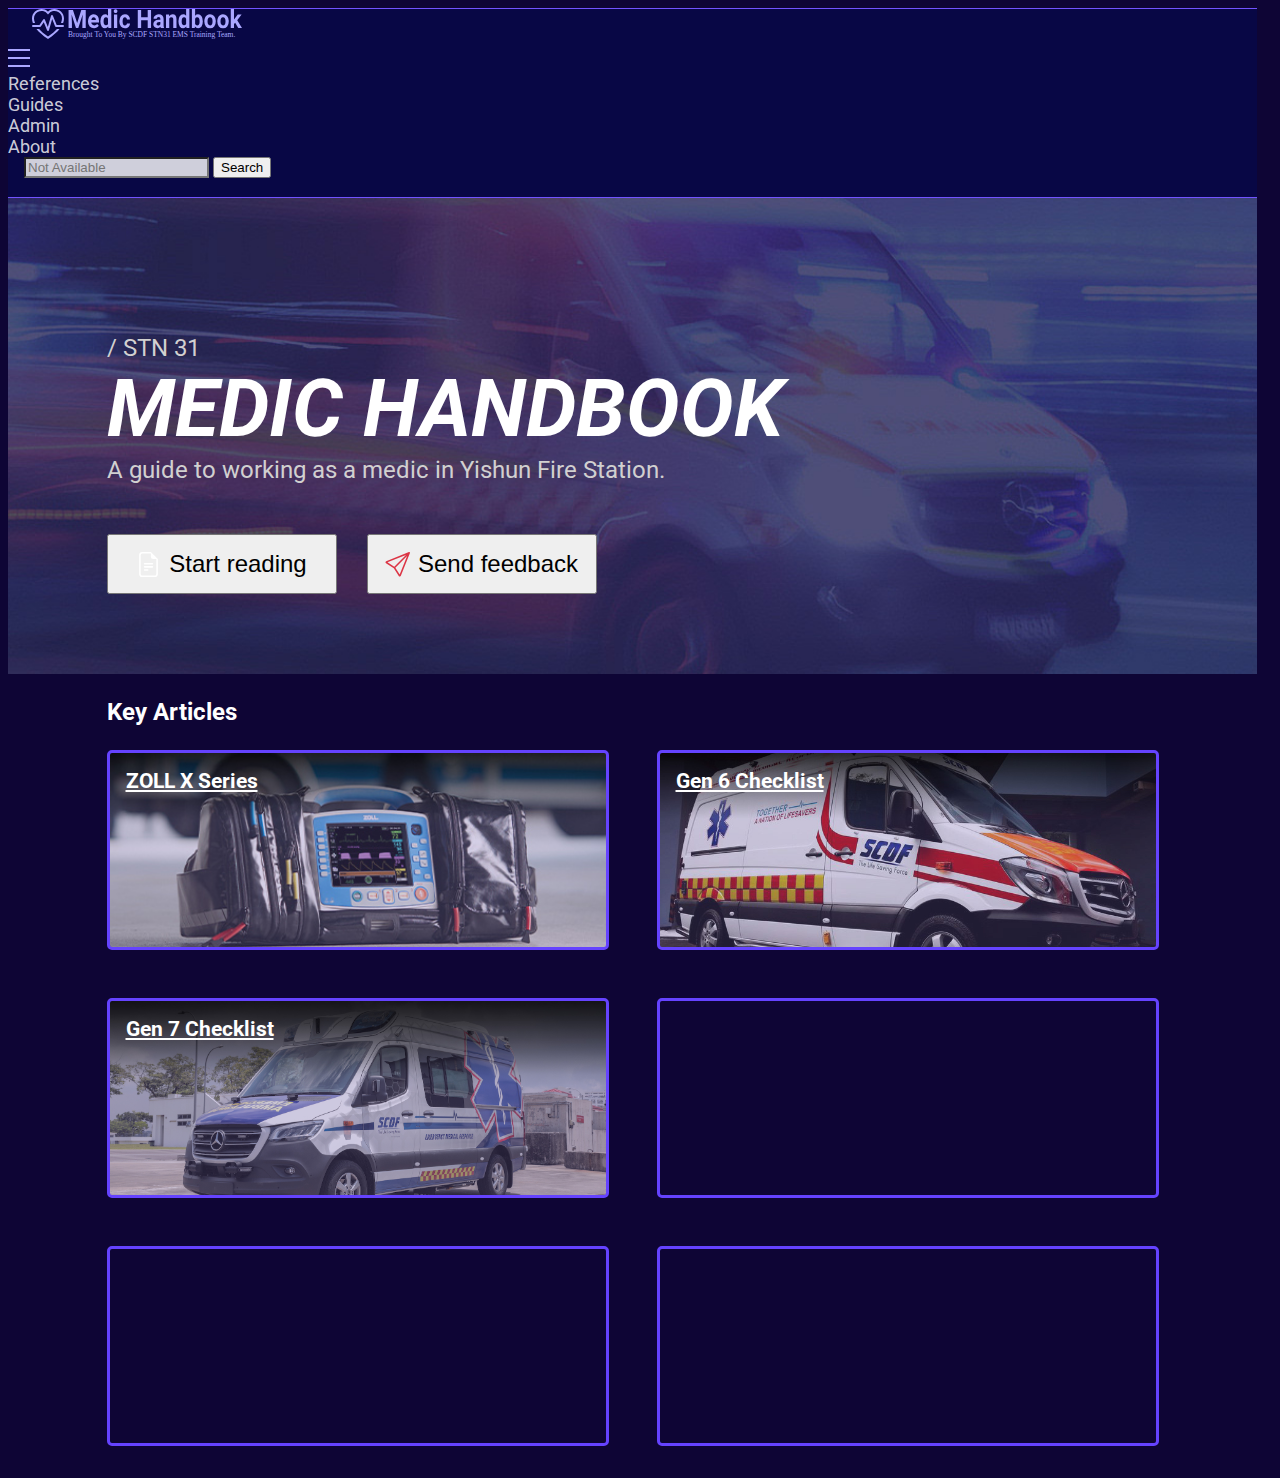
<file: index.html>
<!DOCTYPE html>
<html lang="en">

<head>
    <title>Medic Handbook</title>
    <link rel="icon" type="image" href="./assets/icons/heart-pulse.svg">
    <meta charset="UTF-8">
    <meta name="viewport" content="width=device-width">
    <link rel="preconnect" href="https://fonts.googleapis.com">
    <link rel="preconnect" href="https://fonts.gstatic.com" crossorigin>
    <link href="https://fonts.googleapis.com/css2?family=Roboto&display=swap" rel="stylesheet">
    <link href="https://cdn.jsdelivr.net/npm/bootstrap@5.3.2/dist/css/bootstrap.min.css" rel="stylesheet" integrity="sha384-T3c6CoIi6uLrA9TneNEoa7RxnatzjcDSCmG1MXxSR1GAsXEV/Dwwykc2MPK8M2HN" crossorigin="anonymous">
    <link rel="stylesheet" href="./style.css" />
    <script src="./script.js"></script>
</head>

<body class="homepage">
  <!-- NAVBAR -->
  <nav class="navbar fixed-top navbar-expand-md">
    <divcalc60px class="container-fluid">
      <a class="navbar-brand" href="./index.html"><img src="assets/icons/brand.svg" style="height: 30px;"></a>
      <div class="dir-toggler" onclick="toggleDir(this)"><img id="dirToggler" src="./assets/icons/bookmarks.svg" style="display: none;"></div>
      <a class="mobile-brand" href="./index.html"><img src="./assets/icons/heart-pulse.svg" style="display: none;"></a>
      <div id="navbarToggler" class="navbar-toggler" onclick="toggleNav(this)">
        <div class="bar1"></div>
        <div class="bar2"></div>
        <div class="bar3"></div>
      </div>
      <div class="collapse navbar-collapse" id="navbarNavAltMarkup">
        <div class="navbar-nav">
          <div class="dropdown">
            <a class="nav-link dropbtn" href="#">References</a>
            <div class="dropdown-content">
              <a class="sub-link" href="./gen-6-checklist.html">Gen 6 Checklist</a>
              <a class="sub-link" href="./gen-7-checklist.html">Gen 7 Checklist</a>
              <a class="sub-link" href="#">Equipment List</a>
            </div>
          </div>
          <div class="dropdown">
            <a class="nav-link dropbtn">Guides</a>
            <div class="dropdown-content">
              <a class="sub-link" href="./zoll.html">ZOLL X Series</a>
              <a class="sub-link" href="#">Blood Glucometer</a>
              <a class="sub-link" href="#">Laerdal Suction Unit</a>
            </div>
          </div>
          <div class="dropdown">
            <a class="nav-link dropbtn" href="#">Admin</a>
            <div class="dropdown-content">
              <a class="sub-link" href="#">Roster</a>
              <a class="sub-link" href="#">Leaves</a>
            </div>
          </div>
          <a class="nav-link" href="./about.html">About</a>
        </div>
      </div>
      <!-- SEARCH -->
      <div class="search-bar">
        <form class="d-flex" role="search">
        <input class="form-control me-2" type="search" placeholder="Not Available" aria-label="Search">
        <button class="btn btn-outline-success" type="submit">Search</button>
        </form>
      </div>
    </div>
  </nav>

  <!-- SIDENAV -->
  <div id="sideNav" class="sidenav" style="width: 0px;">
    <div class="dropdown-btn nav-link" onclick="toggleRefDropdown(this)" style="padding-top: 24px;">References
      <img class="dropdown-icon" src="./assets/icons/caret-down-fill.svg">
    </div>
    <div id="refDropdown" class="dropdown-container" style="height: 175.56px;">
      <a class="sub-link" href="./gen-6-checklist.html">Gen 6 Checklist</a>
      <a class="sub-link" href="./gen-7-checklist.html">Gen 7 Checklist</a>
      <a class="sub-link">Equipment List</a>
    </div>
    <a class="dropdown-btn nav-link" onclick="toggleGuideDropdown(this)">Guides
      <img class="dropdown-icon" src="./assets/icons/caret-down-fill.svg">
    </a>
    <div id="guideDropdown" class="dropdown-container" style="height: 175.56px;">
      <a class="sub-link" href="./zoll.html">ZOLL X Series</a>
      <a class="sub-link">Blood Glucometer</a>
      <a class="sub-link">Laerdal Suction Unit</a>
    </div>
    <a class="dropdown-btn nav-link" onclick="toggleAdminDropdown(this)">Admin
      <img class="dropdown-icon" src="./assets/icons/caret-down-fill.svg">
    </a>
    <div id="adminDropdown" class="dropdown-container" style="height: 122.38px;">
      <a class="sub-link">Roster</a>
      <a class="sub-link">Leaves</a>
    </div>
    <a class="nav-link" href="./links.html">Links</a>
    <a class="nav-link" href="./about.html">About</a>
    <a class="nav-link" style="height: 80px"></a>
  </div>

  <!-- DIRECTORY FILLER FOR JS-->
  <div id="pageDir" class="directory" style="width: 0px;"></div>

  <!-- MAIN -->
  <main draggable="false">
    <div class="hero-background" draggable="false">
      <div class="hero-container">
        <div class="subtitle">/ STN 31</div>
        <div class="title">MEDIC HANDBOOK</div>
        <div class="subtitle">A guide to working as a medic in Yishun Fire Station.</div>
        <div class="button-container">
          <a href="./zoll.html"><button type="button" class="main-btns btn btn-primary btn-lg">
            <img src="./assets/icons/file-earmark-text.svg" style="height: 25px;">
            Start reading
          </button></a>
          <a href="./about.html"><button type="button" class="main-btns btn btn-outline-danger btn-lg">
            <img src="./assets/icons/send.svg" style="height: 25px;">
            Send feedback
          </button></a>
        </div>
      </div>
    </div>

    <!-- KEY ARTICLES -->
    <div class="featured-container" draggable="false">
      <div class="heading">Key Articles</div>
      <div class="card-container">
        <a href="./zoll.html"><div class="card" style="padding: 8px 16px; background-image: url(./assets/images/zoll_featured.jpg); background-size: cover; background-position: center;">
          <h4 style="margin-top: 8px; text-decoration: underline;">ZOLL X Series</h4>
        </div></a>
        <a href="./gen-6-checklist.html"><div class="card" style="padding: 8px 16px; background-image: url(./assets/images/gen-6-alpha.jpg); background-size: cover; background-position: center;">
          <h4 style="margin-top: 8px; text-decoration: underline;">Gen 6 Checklist</h4>
        </div></a>
        <a href="./gen-7-checklist.html"><div class="card" style="padding: 8px 16px; background-image: url(./assets/images/gen-7-alpha.jpg); background-size: cover; background-position: center;">
          <h4 style="margin-top: 8px; text-decoration: underline;">Gen 7 Checklist</h4>
        </div></a>
        <div class="card" style="color: rgba(240, 248, 255, 0);">This defines the default size of an element before the remaining space is distributed. It can be a length (e.g. 20%, 5rem, etc.) or a keyword. The auto keyword means “look at my width or height property” (which was temporarily done by the main-size keyword until deprecated). The content keyword means “size it based on the item’s content” – this keyword isn’t well supported yet, so it’s hard to test and harder to know what its brethren max-content, min-content, and fit-content do.</div>
        <div class="card"></div>
        <div class="card"></div>
      </div>
    </div>
  </main>

  <!-- FOOTER -->
  <div class="footer-container" draggable="false">
    <footer class="d-flex flex-wrap justify-content-between align-items-center py-3 my-4">
      <a href="#" class="col d-flex align-items-center justify-content-center link-body-emphasis text-decoration-none">
        <img src=./assets/icons/heart-pulse.svg style="width: 20px;">
      </a>
    </footer>

</body>
</html>
</file>
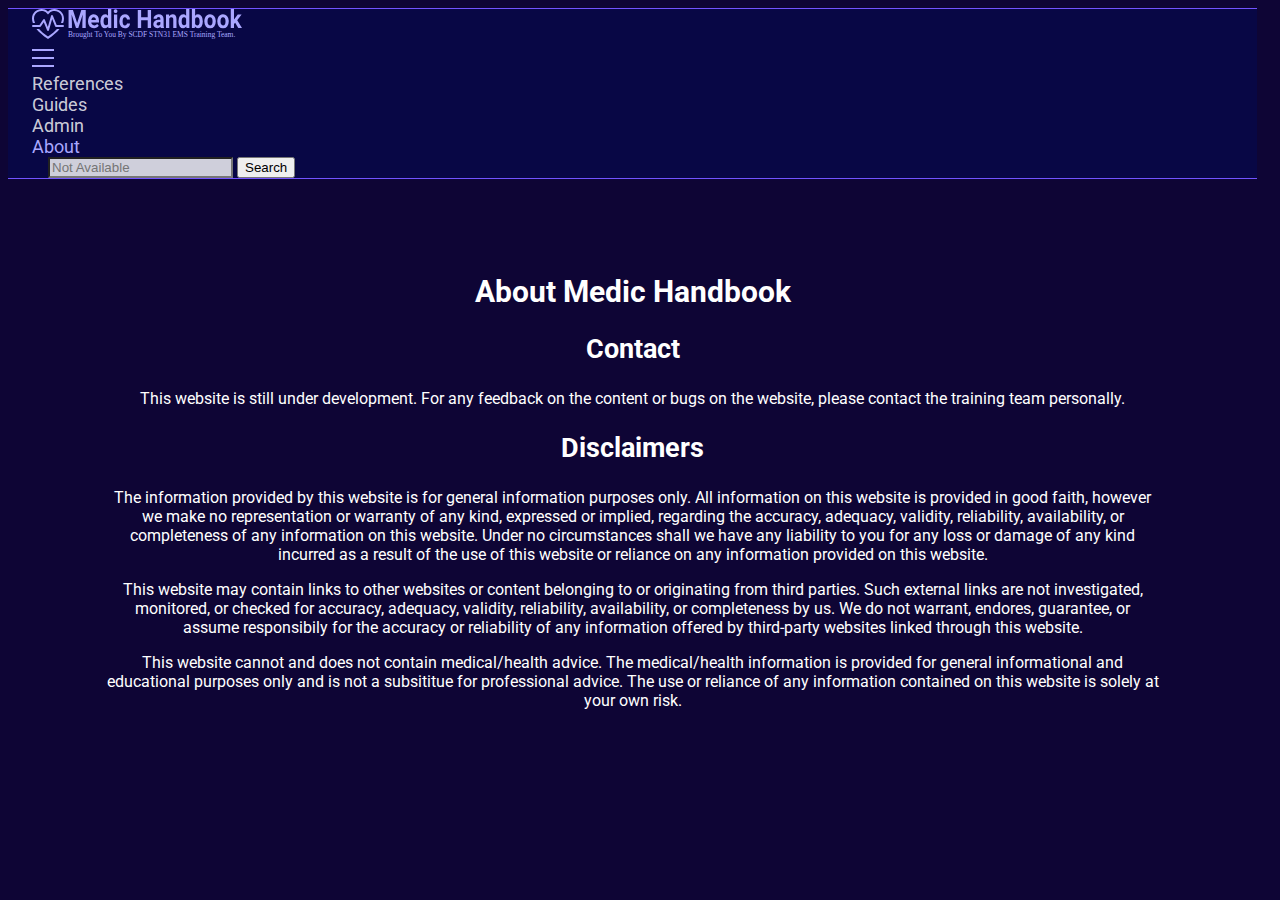
<file: about.html>
<!DOCTYPE html>
<html lang="en">

<head>
    <title>Medic Handbook</title>
    <link rel="icon" type="image" href="./assets/icons/heart-pulse.svg">
    <meta charset="UTF-8">
    <meta name="viewport" content="width=device-width">
    <link rel="preconnect" href="https://fonts.googleapis.com">
    <link rel="preconnect" href="https://fonts.gstatic.com" crossorigin>
    <link href="https://fonts.googleapis.com/css2?family=Roboto&display=swap" rel="stylesheet">
    <link href="https://cdn.jsdelivr.net/npm/bootstrap@5.3.2/dist/css/bootstrap.min.css" rel="stylesheet" integrity="sha384-T3c6CoIi6uLrA9TneNEoa7RxnatzjcDSCmG1MXxSR1GAsXEV/Dwwykc2MPK8M2HN" crossorigin="anonymous">
    <link rel="stylesheet" href="./style.css" />
    <script src="./script.js"></script>
</head>

<body class="aboutpage">
  <!-- NAVBAR -->
  <nav class="navbar fixed-top navbar-expand-md">
    <div class="container-fluid">
      <a class="navbar-brand" href="./index.html"><img src="assets/icons/brand.svg" style="height: 30px;"></a>
      <div class="dir-toggler" onclick="toggleDir(this)"><img id="dirToggler" src="./assets/icons/bookmarks.svg" style="display: none;"></div>
      <a class="mobile-brand" href="./index.html"><img src="./assets/icons/heart-pulse.svg" style="display: none;"></a>
      <div id="navbarToggler" class="navbar-toggler" onclick="toggleNav(this)">
        <div class="bar1"></div>
        <div class="bar2"></div>
        <div class="bar3"></div>
      </div>
      <div class="collapse navbar-collapse" id="navbarNavAltMarkup">
        <div class="navbar-nav">
          <div class="dropdown">
            <a class="nav-link dropbtn" href="#">References</a>
            <div class="dropdown-content">
              <a class="sub-link" href="./gen-6-checklist.html">Gen 6 Checklist</a>
              <a class="sub-link" href="./gen-7-checklist.html">Gen 7 Checklist</a>
              <a class="sub-link" href="#">Equipment List</a>
            </div>
          </div>
          <div class="dropdown">
            <a class="nav-link dropbtn">Guides</a>
            <div class="dropdown-content">
              <a class="sub-link" href="./zoll.html">ZOLL X Series</a>
              <a class="sub-link" href="#">Blood Glucometer</a>
              <a class="sub-link" href="#">Laerdal Suction Unit</a>
            </div>
          </div>
          <div class="dropdown">
            <a class="nav-link dropbtn" href="#">Admin</a>
            <div class="dropdown-content">
              <a class="sub-link" href="#">Roster</a>
              <a class="sub-link" href="#">Leaves</a>
            </div>
          </div>
          <a class="nav-link current-menu" href="./about.html">About</a>
        </div>
      </div>
      <!-- SEARCH -->
      <div class="search-bar">
        <form class="d-flex" role="search">
        <input class="form-control me-2" type="search" placeholder="Not Available" aria-label="Search">
        <button class="btn btn-outline-success" type="submit">Search</button>
        </form>
      </div>
    </div>
  </nav>

  <!-- SIDENAV -->
  <div id="sideNav" class="sidenav" style="width: 0px;">
    <div class="dropdown-btn nav-link" onclick="toggleRefDropdown(this)" style="padding-top: 24px;">References
      <img class="dropdown-icon" src="./assets/icons/caret-down-fill.svg">
    </div>
    <div id="refDropdown" class="dropdown-container" style="height: 175.56px;">
      <a class="sub-link" href="./gen-6-checklist.html">Gen 6 Checklist</a>
      <a class="sub-link" href="./gen-7-checklist.html">Gen 7 Checklist</a>
      <a class="sub-link">Equipment List</a>
    </div>
    <a class="dropdown-btn nav-link" onclick="toggleGuideDropdown(this)">Guides
      <img class="dropdown-icon" src="./assets/icons/caret-down-fill.svg">
    </a>
    <div id="guideDropdown" class="dropdown-container" style="height: 175.56px;">
      <a class="sub-link" href="./zoll.html">ZOLL X Series</a>
      <a class="sub-link">Blood Glucometer</a>
      <a class="sub-link">Laerdal Suction Unit</a>
    </div>
    <a class="dropdown-btn nav-link" onclick="toggleAdminDropdown(this)">Admin
      <img class="dropdown-icon" src="./assets/icons/caret-down-fill.svg">
    </a>
    <div id="adminDropdown" class="dropdown-container" style="height: 122.38px;">
      <a class="sub-link">Roster</a>
      <a class="sub-link">Leaves</a>
    </div>
    <a class="nav-link" href="./links.html">Links</a>
    <a class="nav-link" href="./about.html">About</a>
    <a class="nav-link" style="height: 80px"></a>
  </div>

  <!-- DIRECTORY FILLER FOR JS-->
  <div id="pageDir" class="directory" style="width: 0px;"></div>

  <main>
    <div class="main-container">
      <div class="about">
        <h1>About Medic Handbook</h1>
        <h2>Contact</h2>
        <p>This website is still under development. For any feedback on the content or bugs on the website, please contact the training team personally.</p>
        <h2>Disclaimers</h2>
        <p>
          The information provided by this website is for general information purposes only. 
          All information on this website is provided in good faith, 
          however we make no representation or warranty of any kind, expressed or implied, 
          regarding the accuracy, adequacy, validity, reliability, availability, or completeness of any information on this website.
          Under no circumstances shall we have any liability to you for any loss or damage of any kind 
          incurred as a result of the use of this website or reliance on any information provided on this website.
        </p>
        <p>
          This website may contain links to other websites or content belonging to or originating from third parties.
          Such external links are not investigated, monitored, or checked for accuracy, adequacy, validity, reliability, availability, or completeness by us.
          We do not warrant, endores, guarantee, or assume responsibily for the accuracy or reliability 
          of any information offered by third-party websites linked through this website.
        </p>
        <p>
          This website cannot and does not contain medical/health advice. The medical/health information is provided for
          general informational and educational purposes only and is not a subsititue for professional advice.
          The use or reliance of any information contained on this website is solely at your own risk.
        </p>
      </div>
    </div>
  </main>

  <!-- FOOTER -->
  <div class="footer-container" draggable="false">
    <footer class="d-flex flex-wrap justify-content-between align-items-center py-3 my-4">
      <a href="#" class="col d-flex align-items-center justify-content-center link-body-emphasis text-decoration-none">
        <img src=./assets/icons/heart-pulse.svg style="width: 20px;">
      </a>
    </footer>
  </div>
    
</body>
</html>
</file>
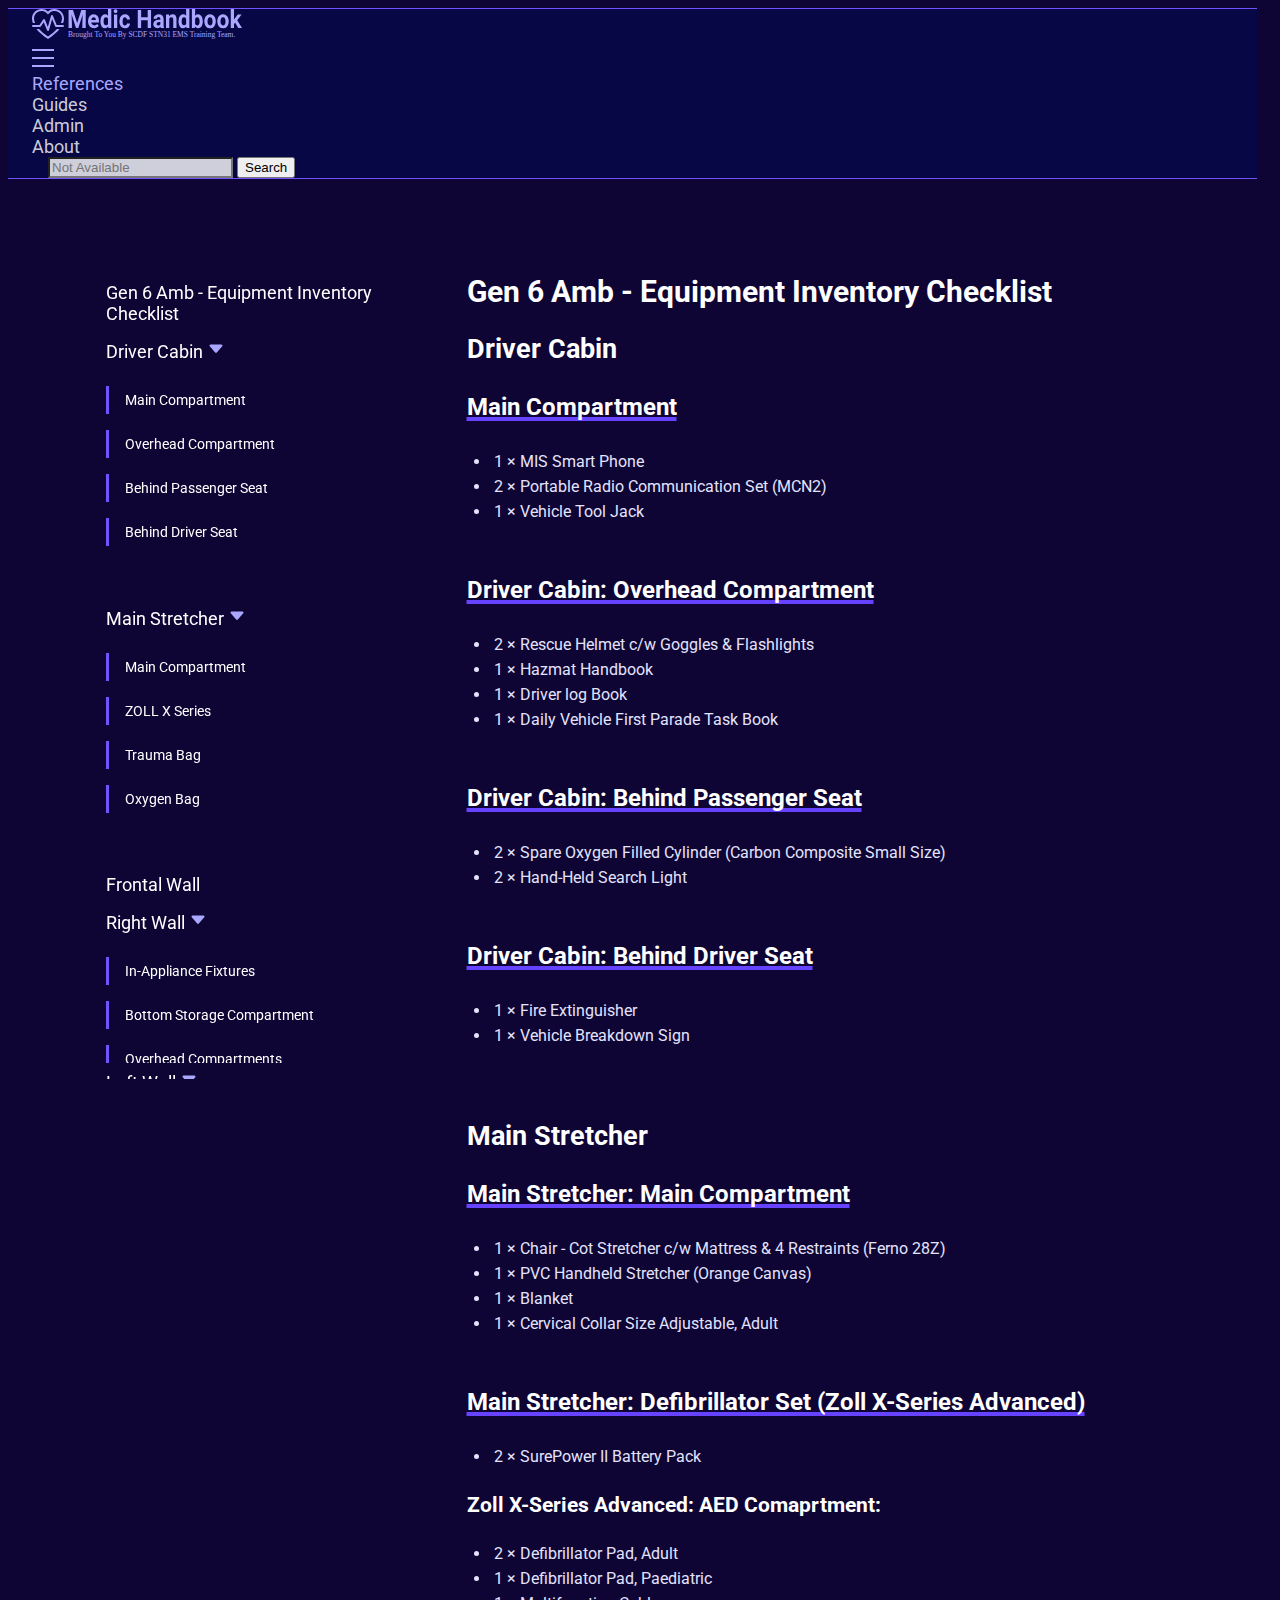
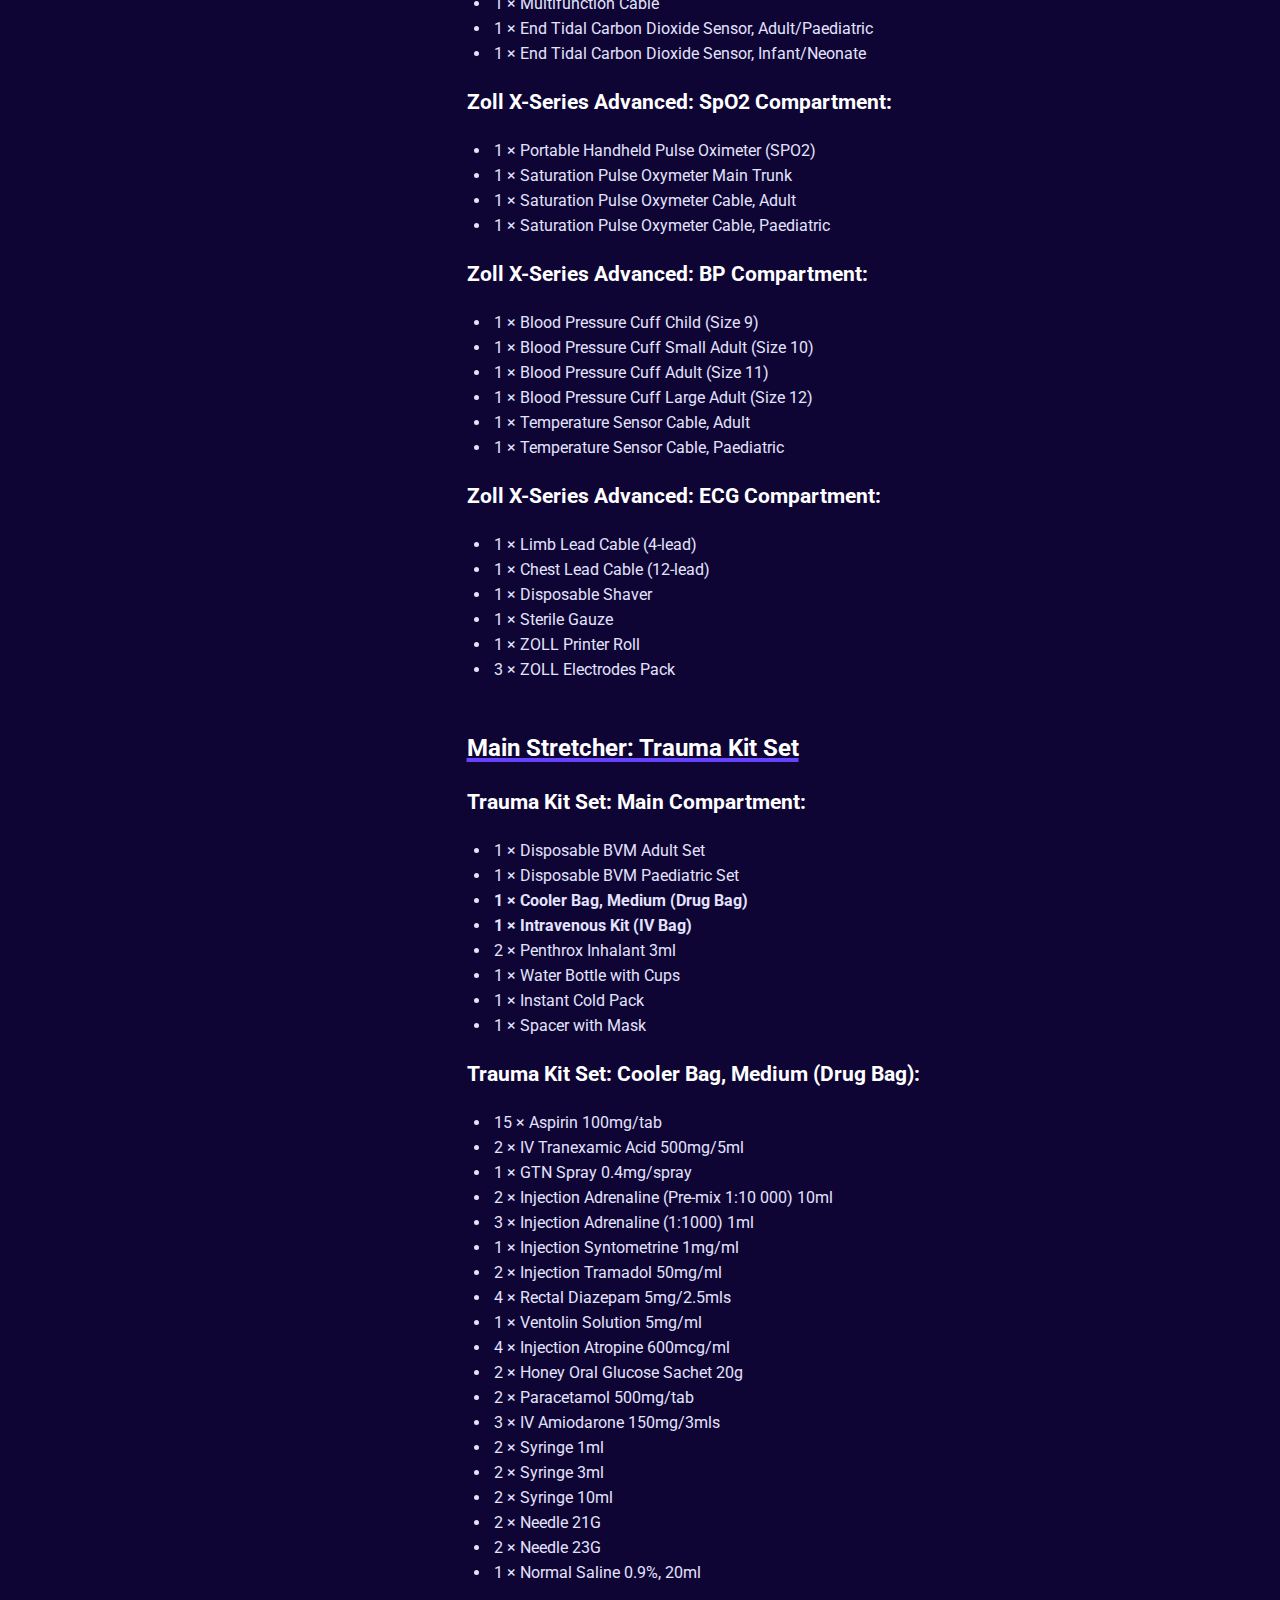
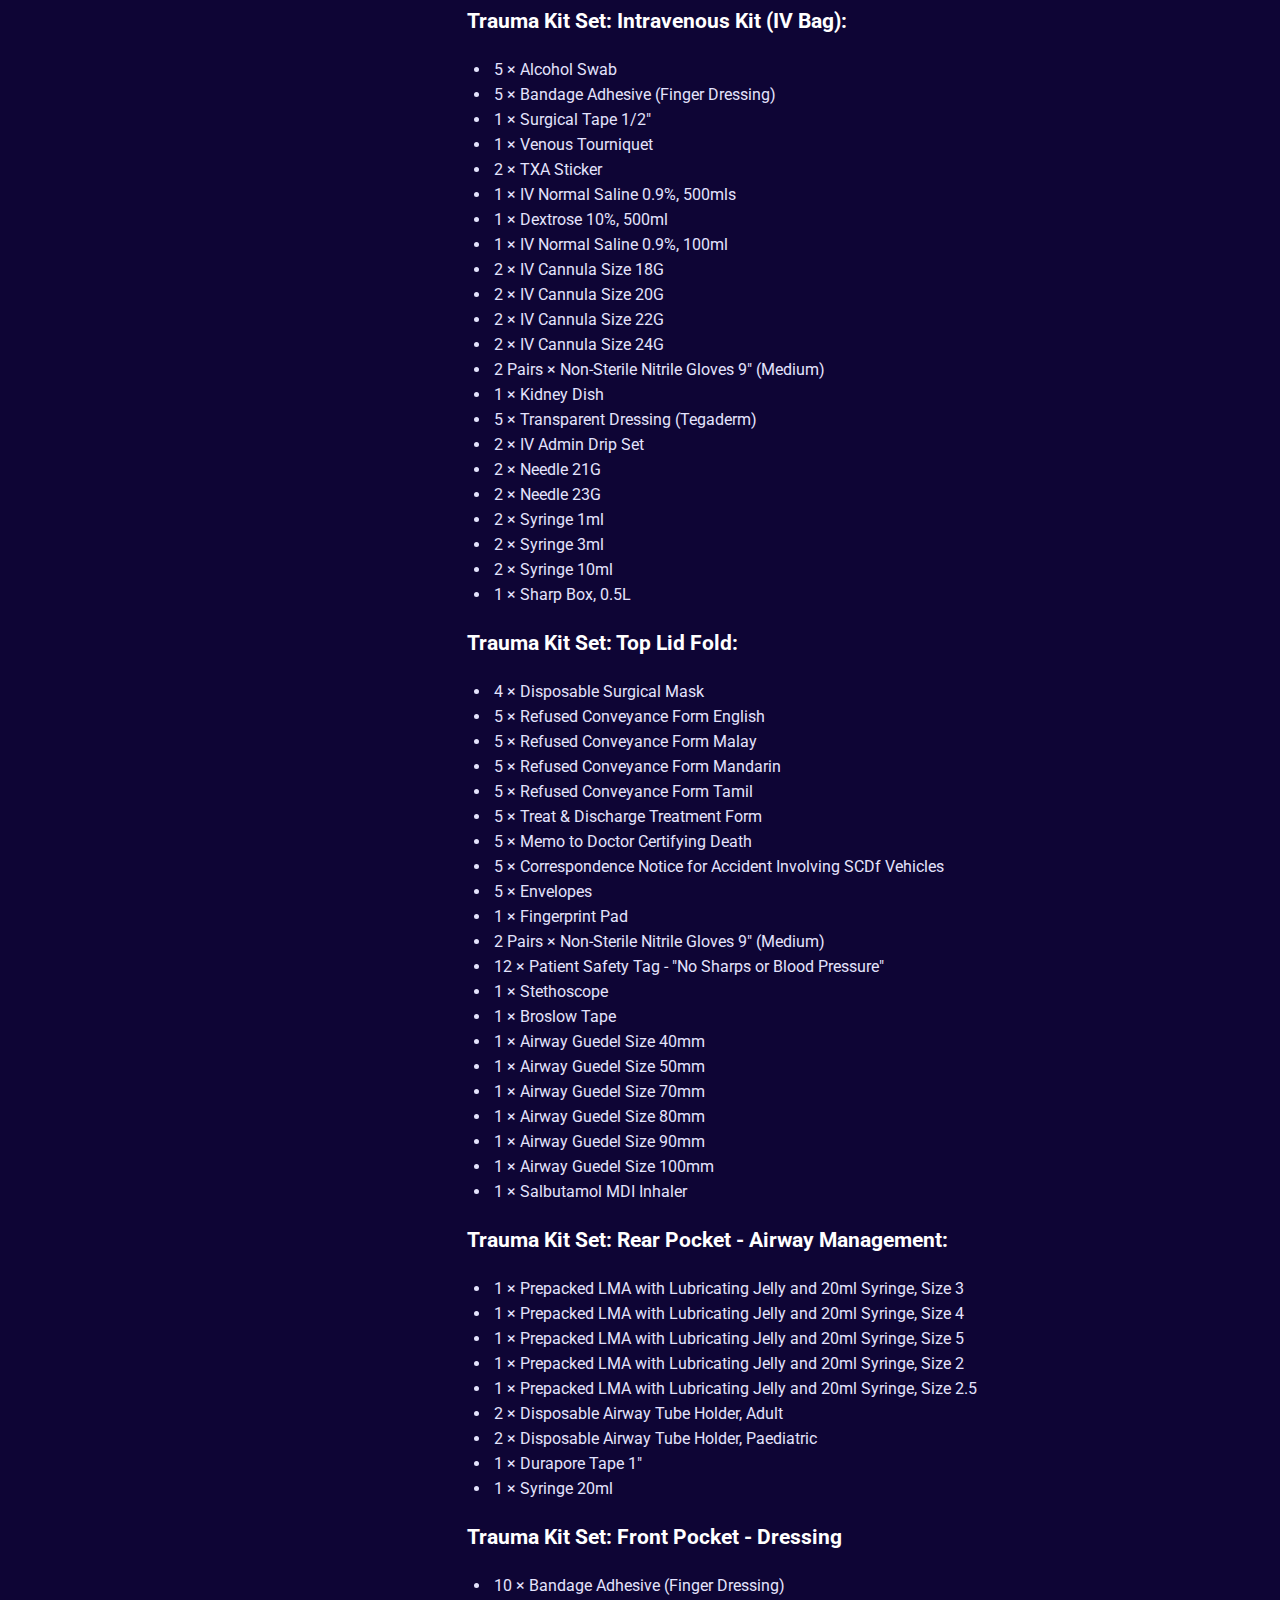
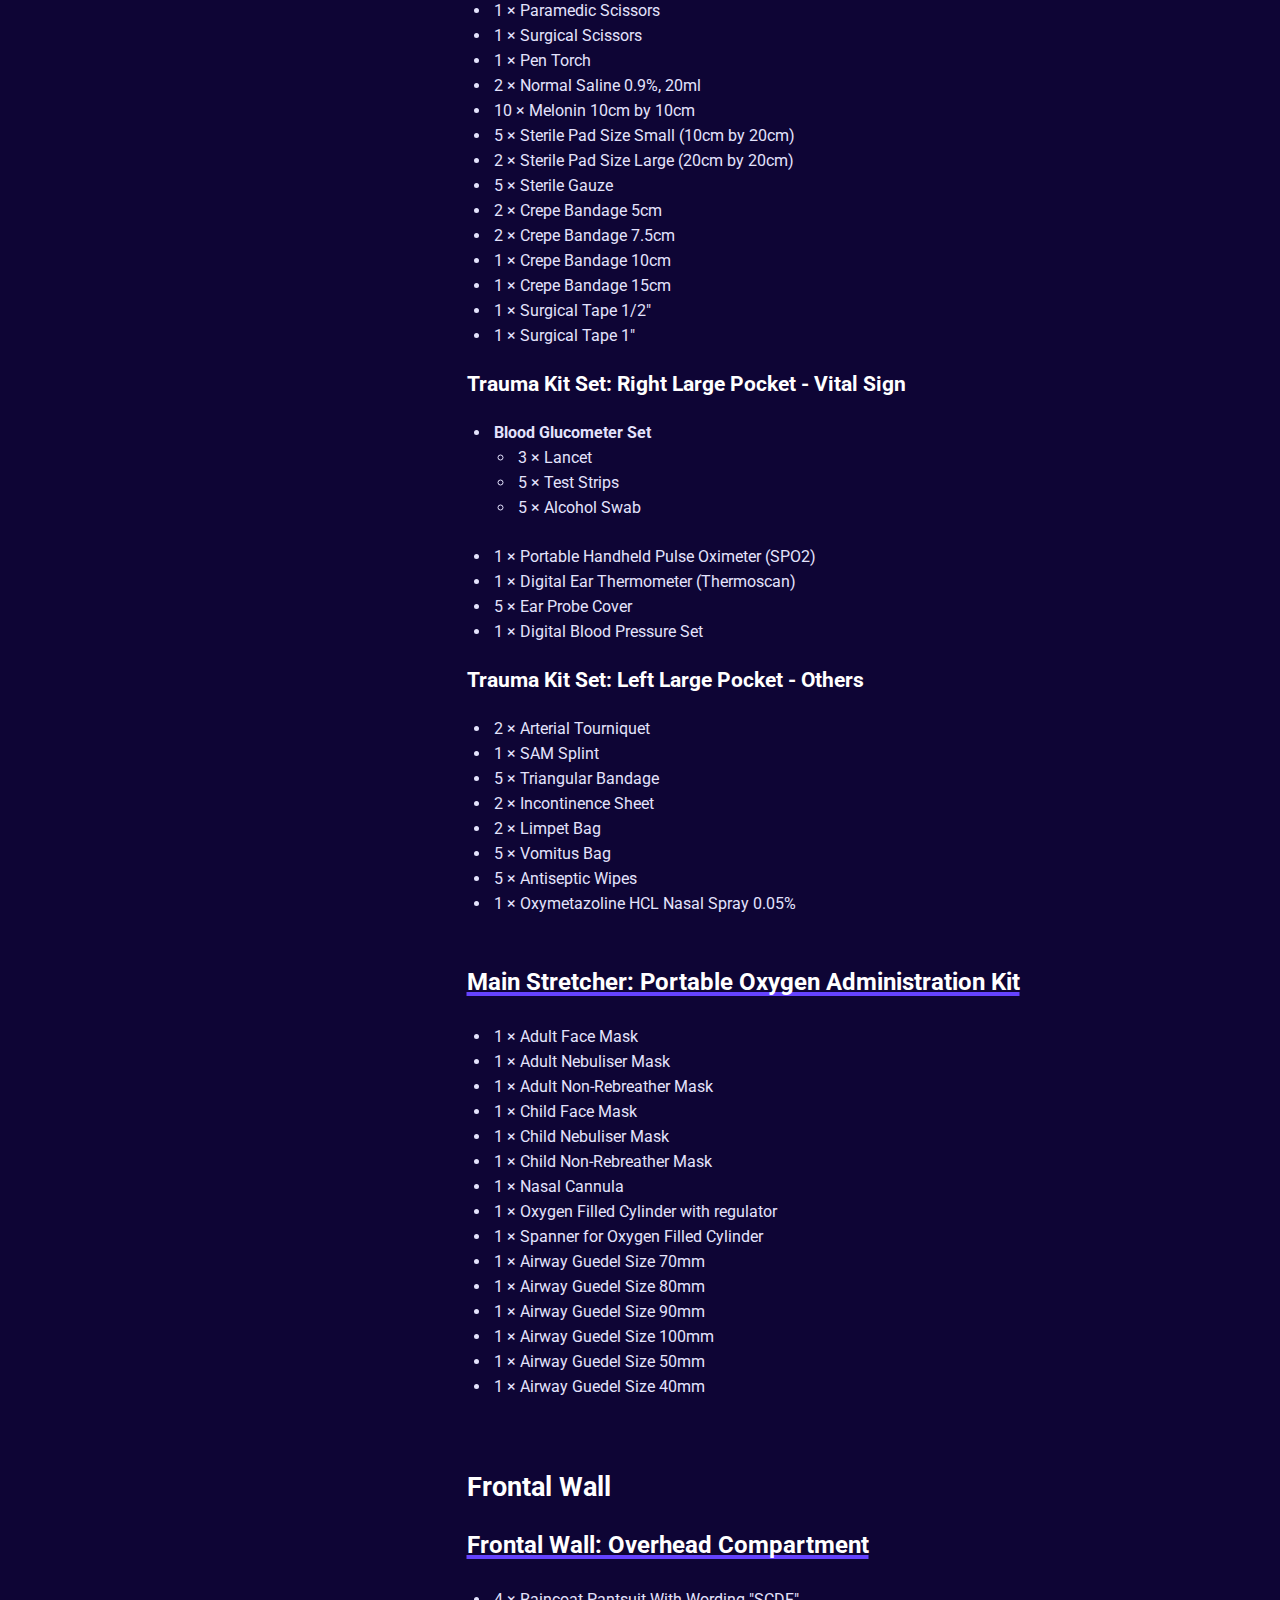
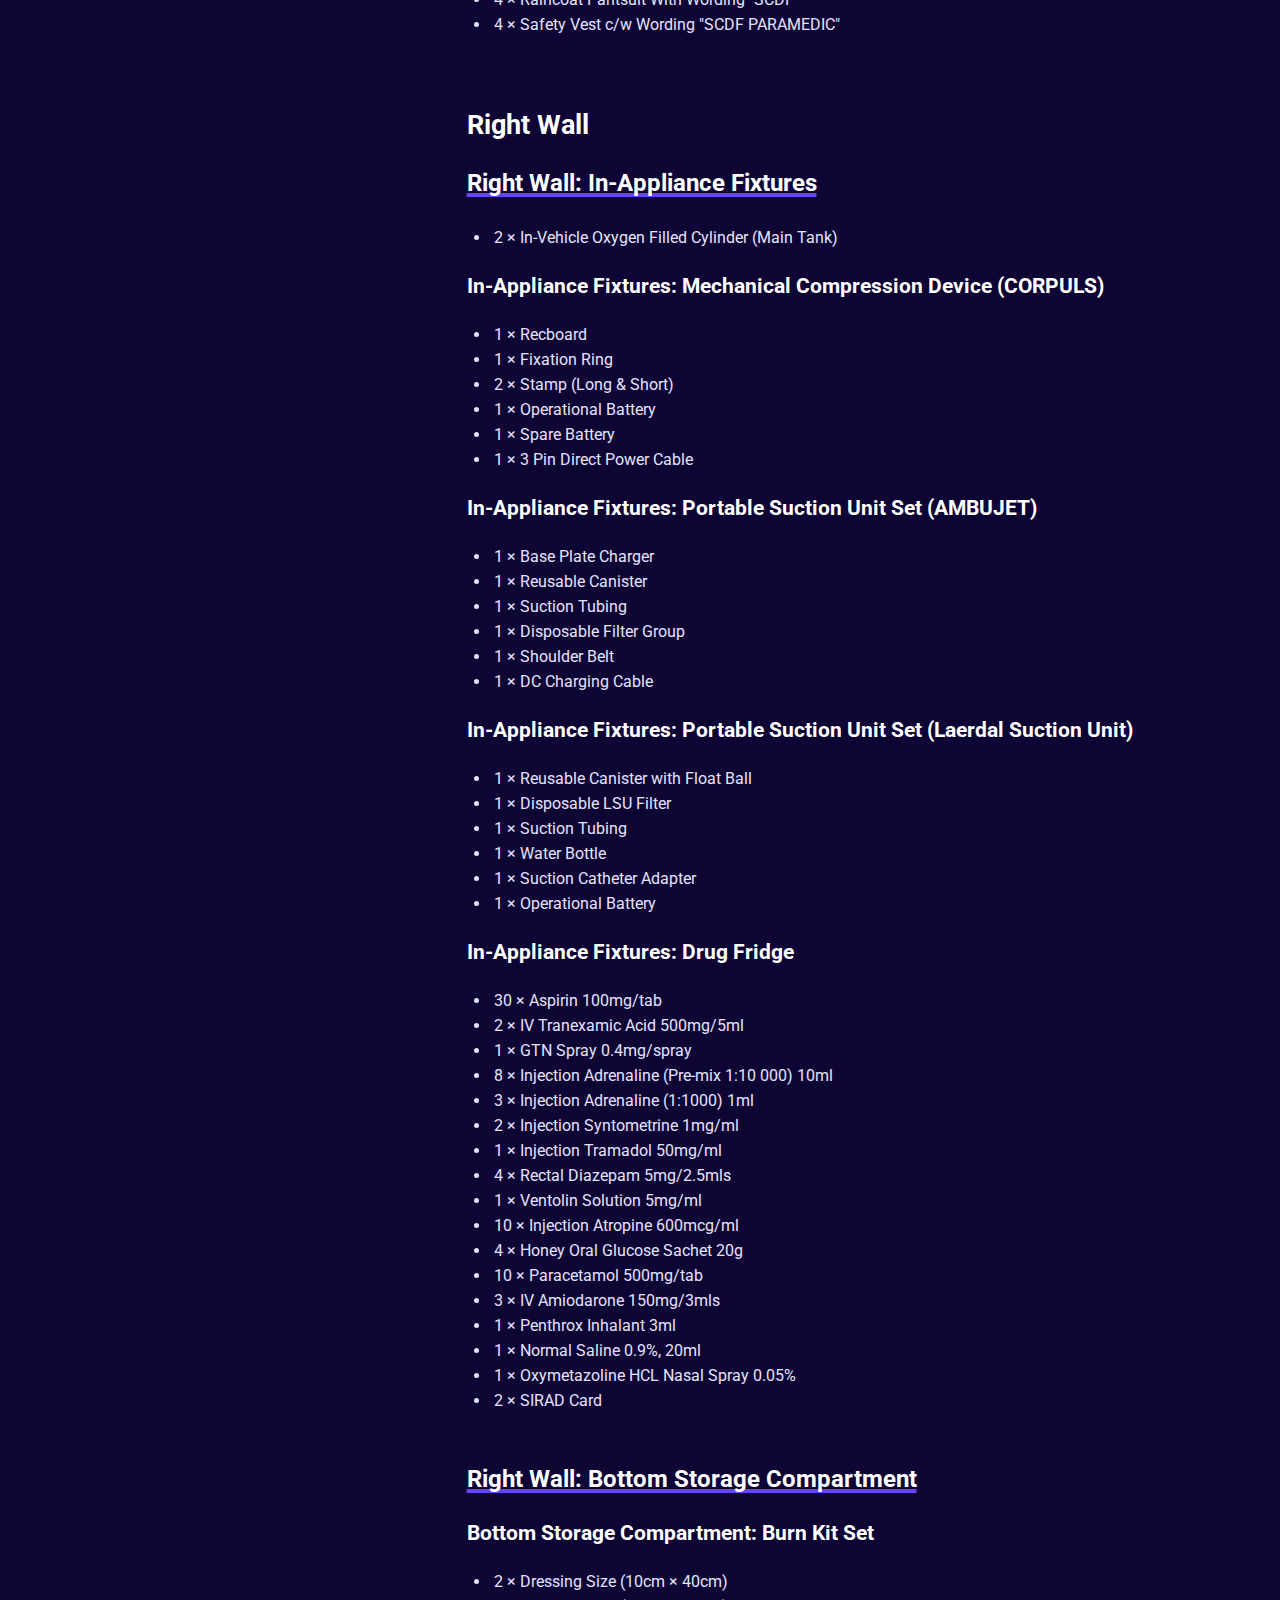
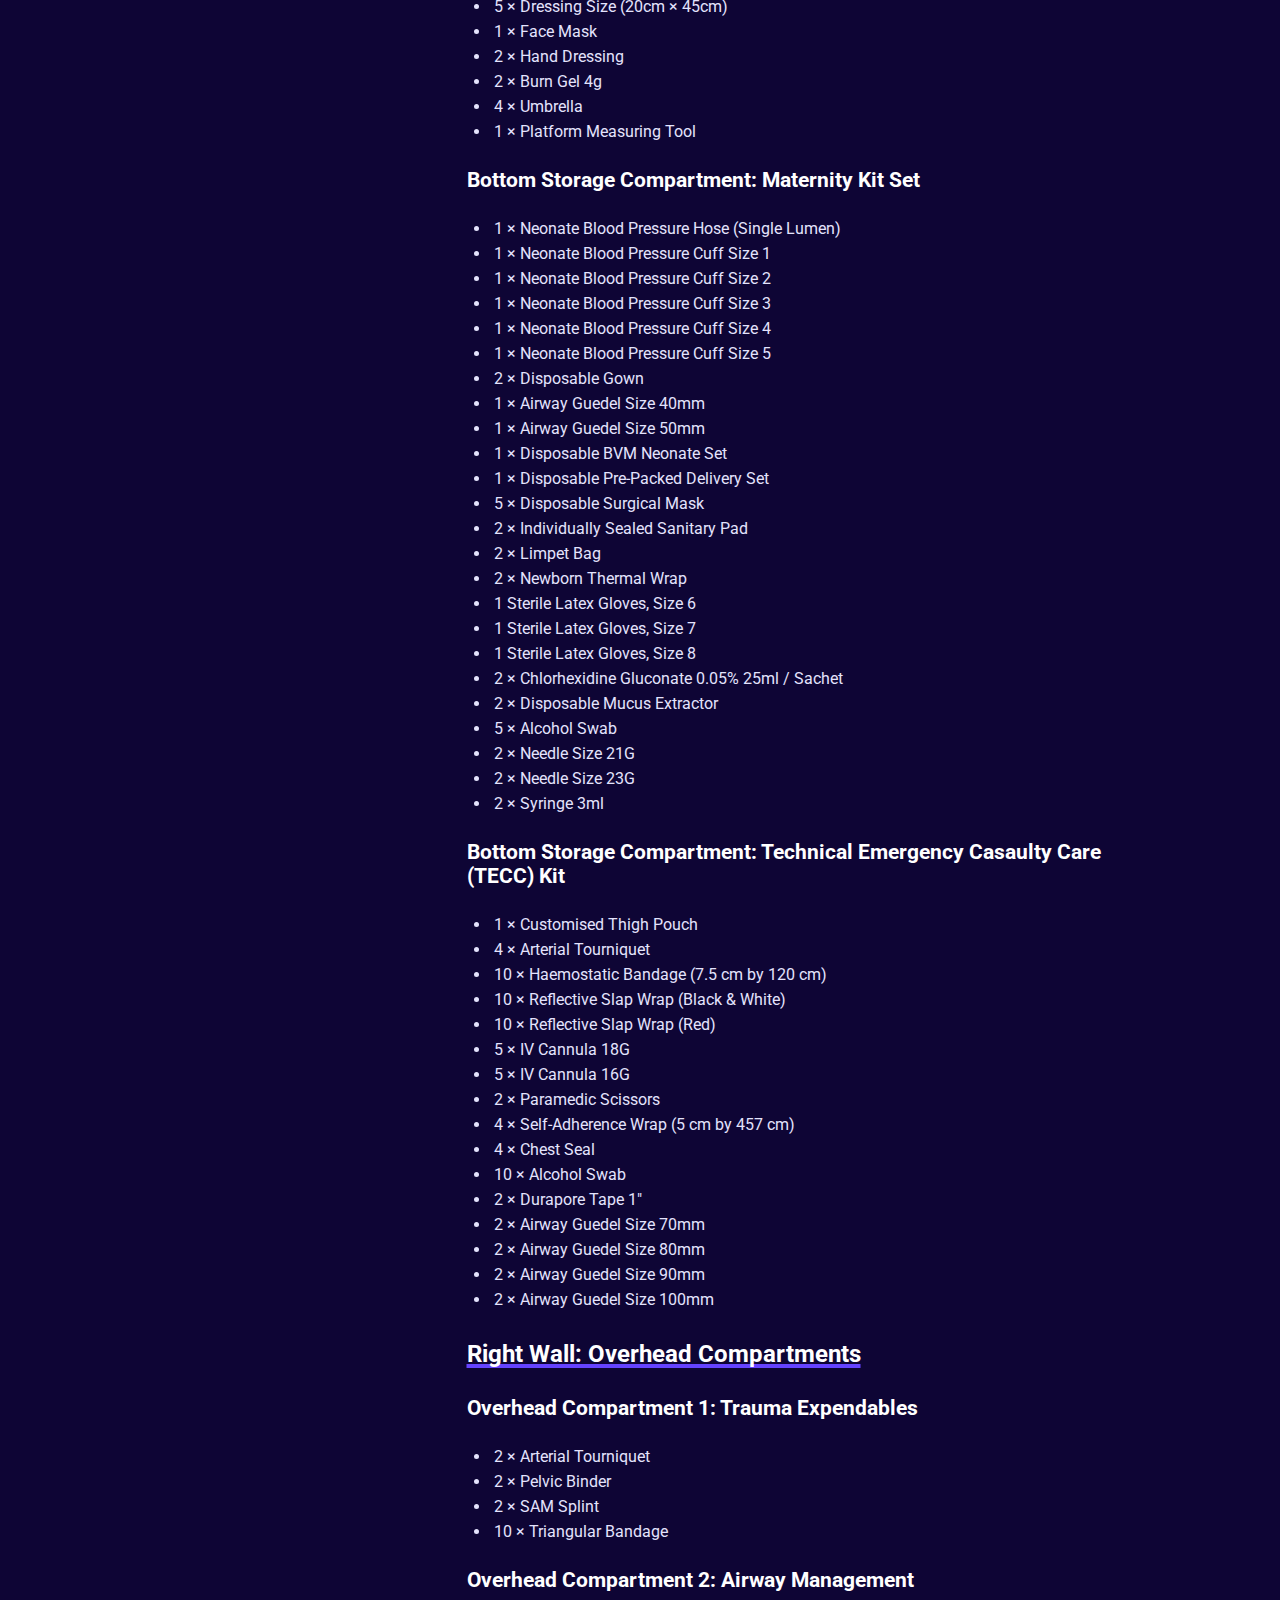
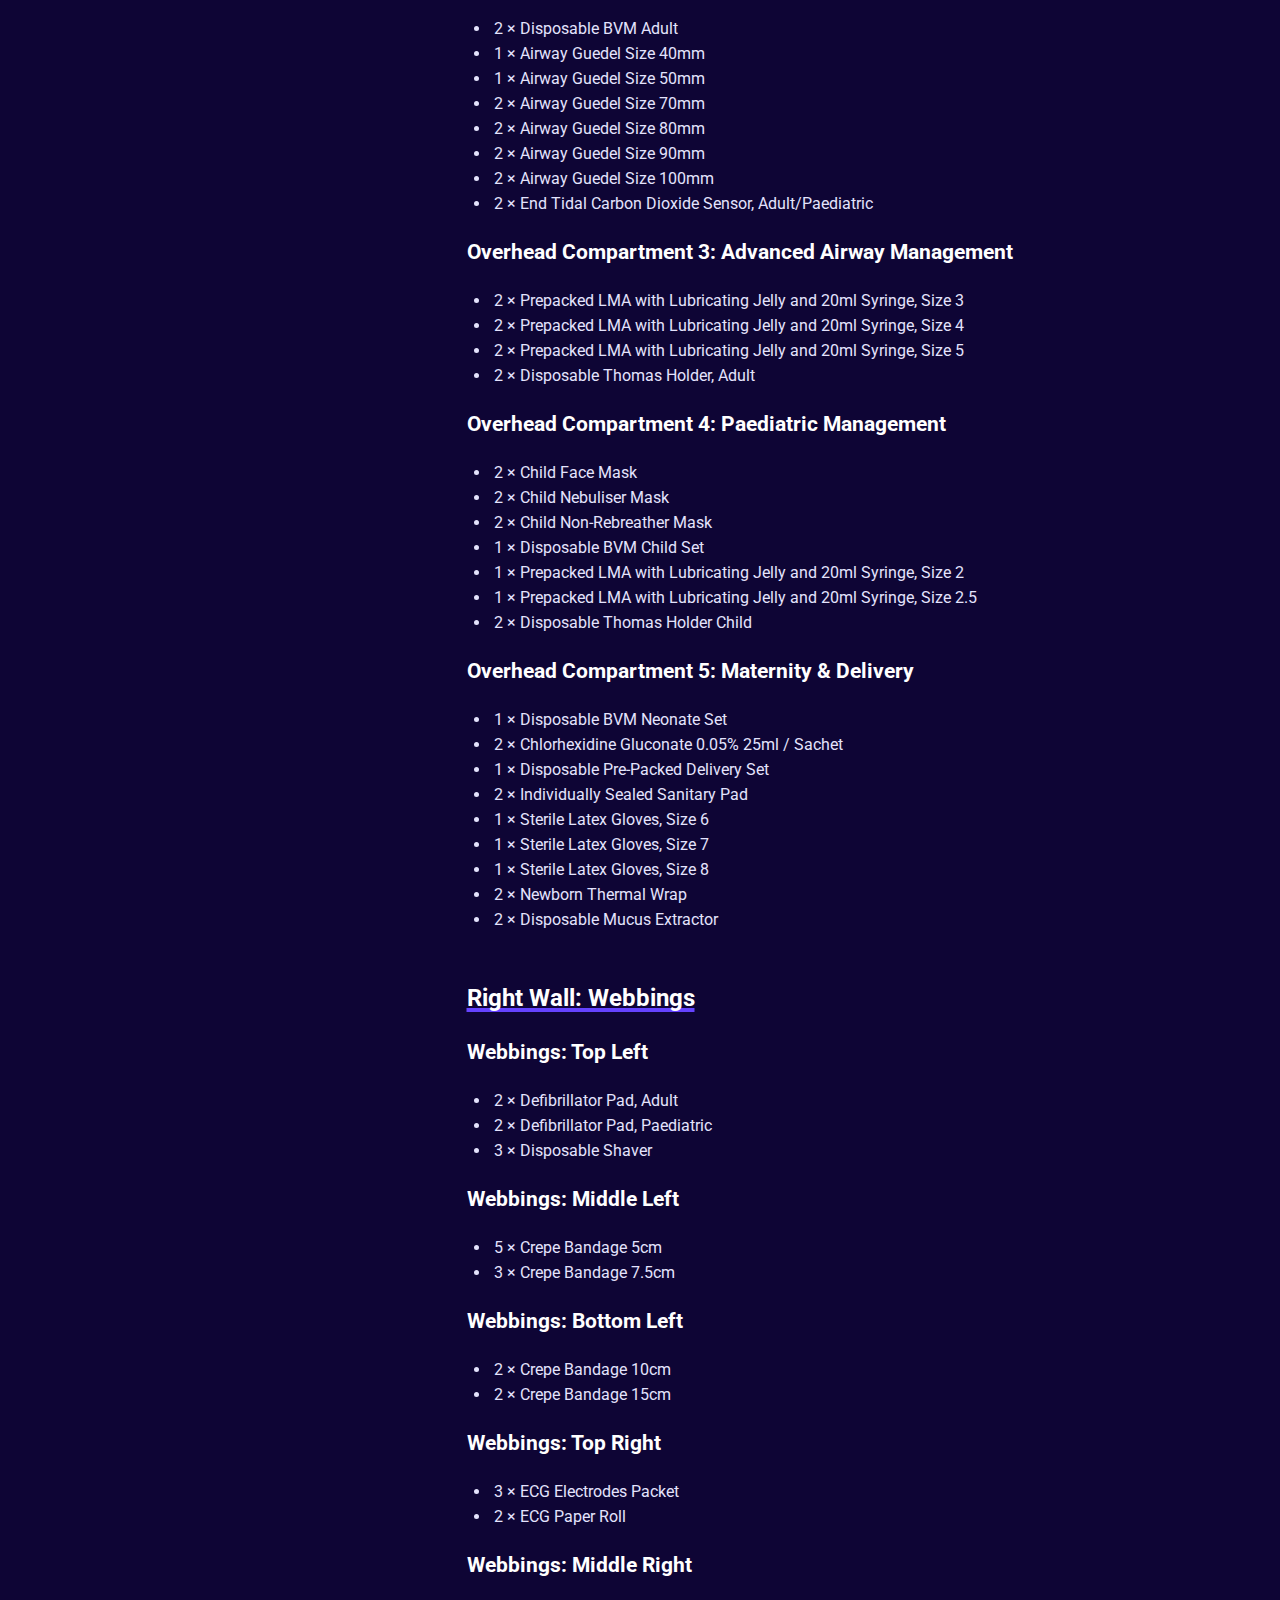
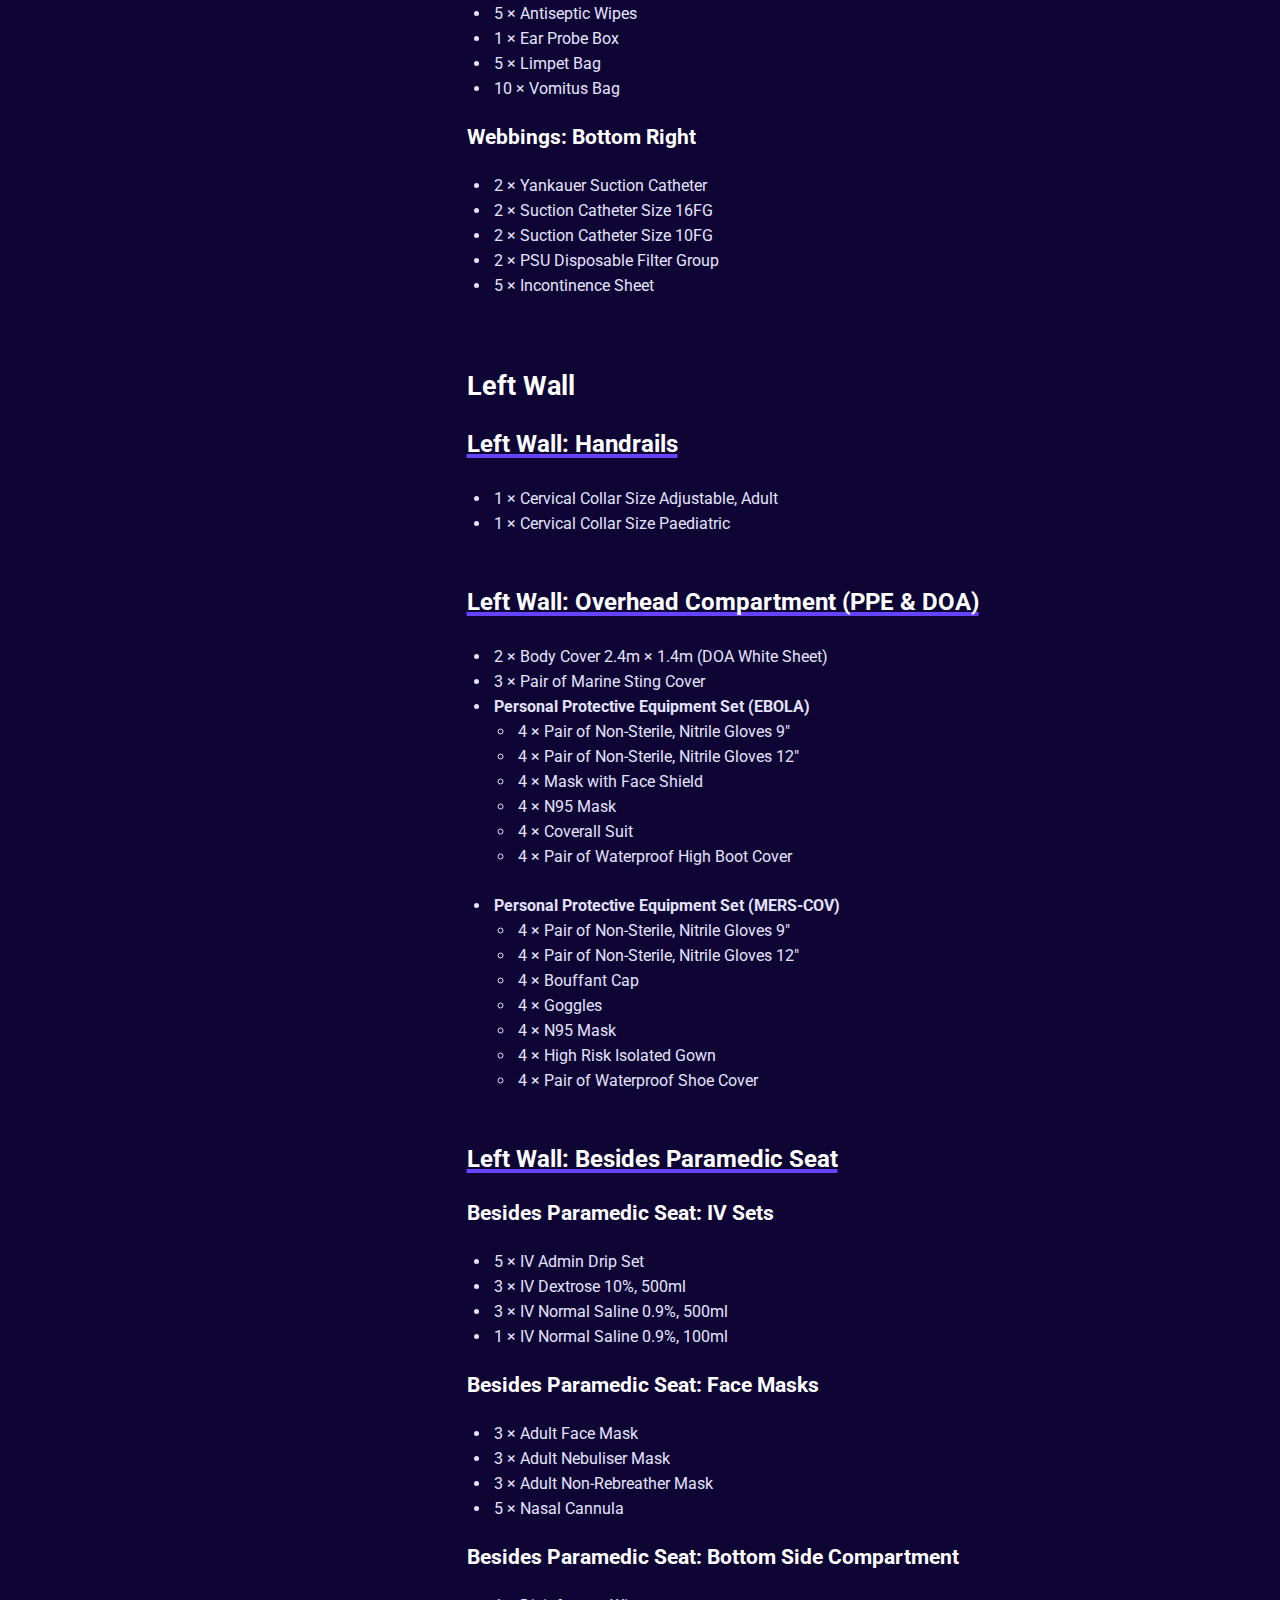
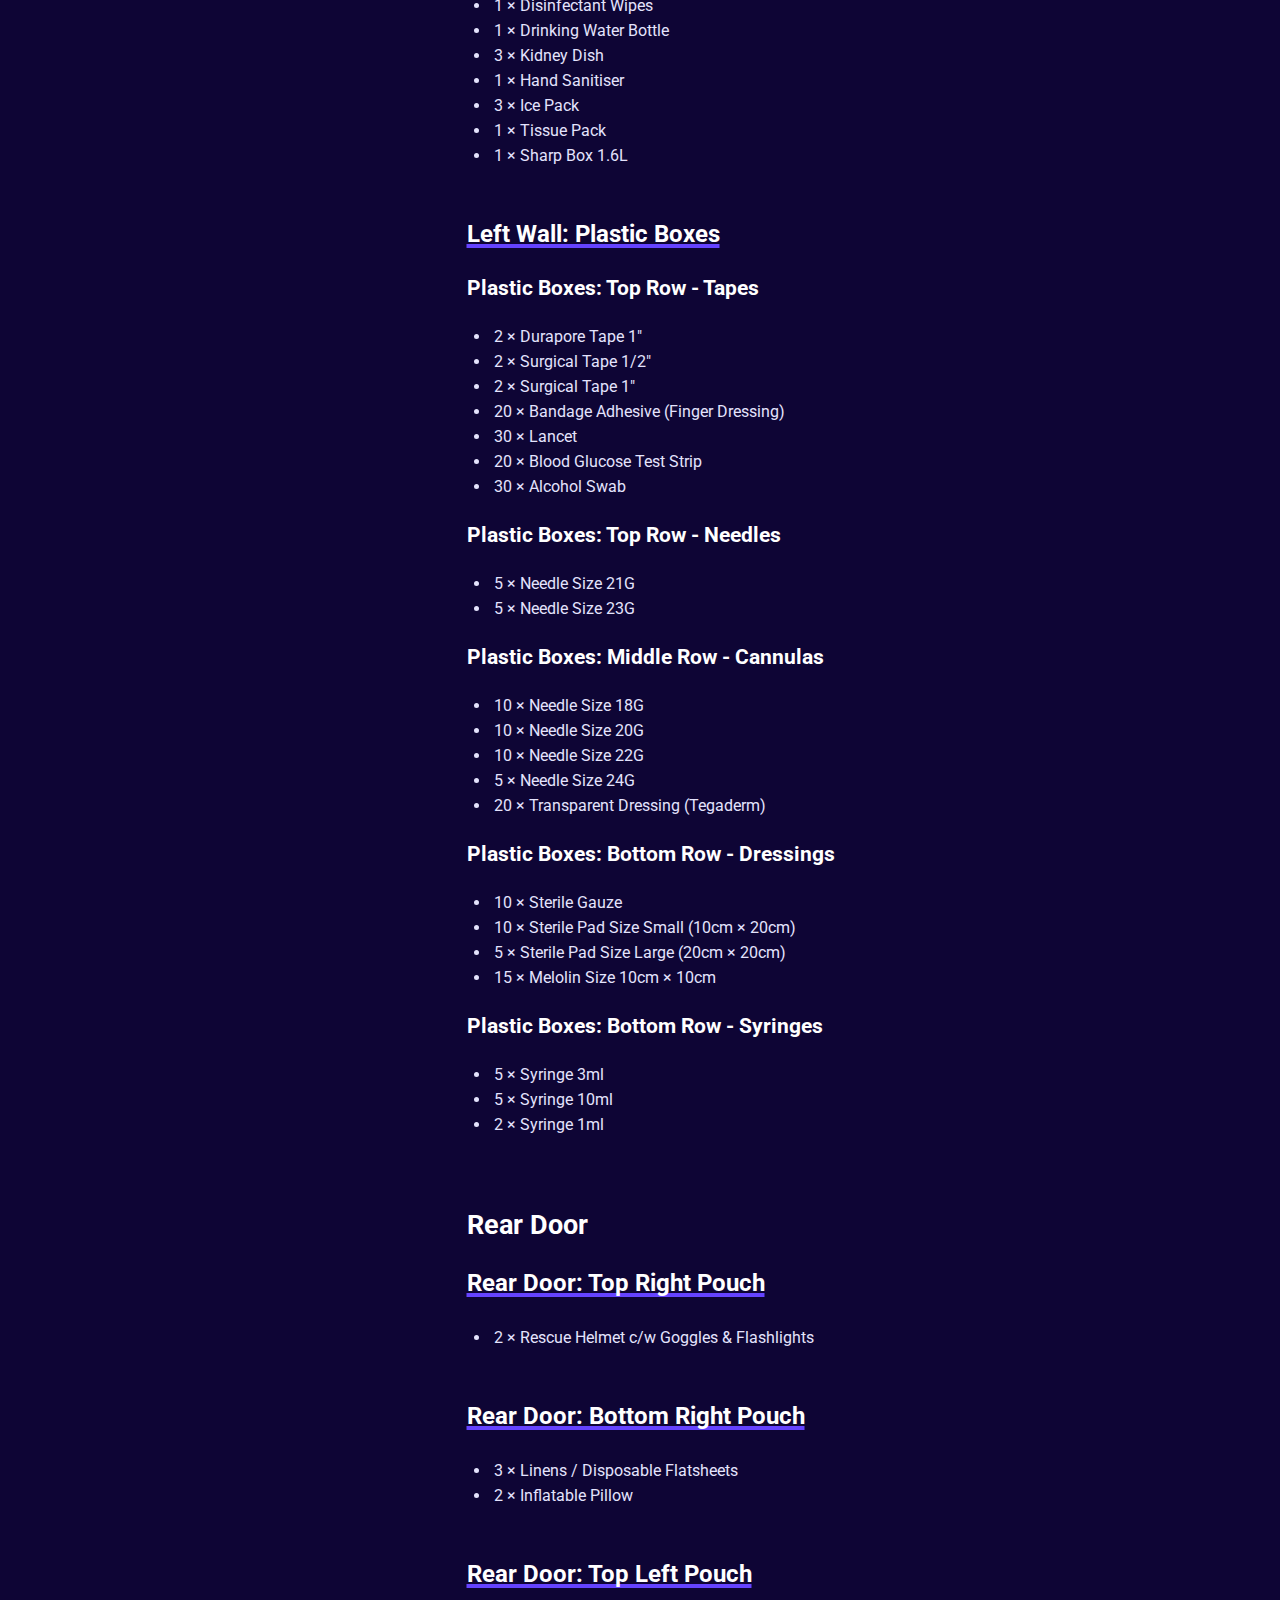
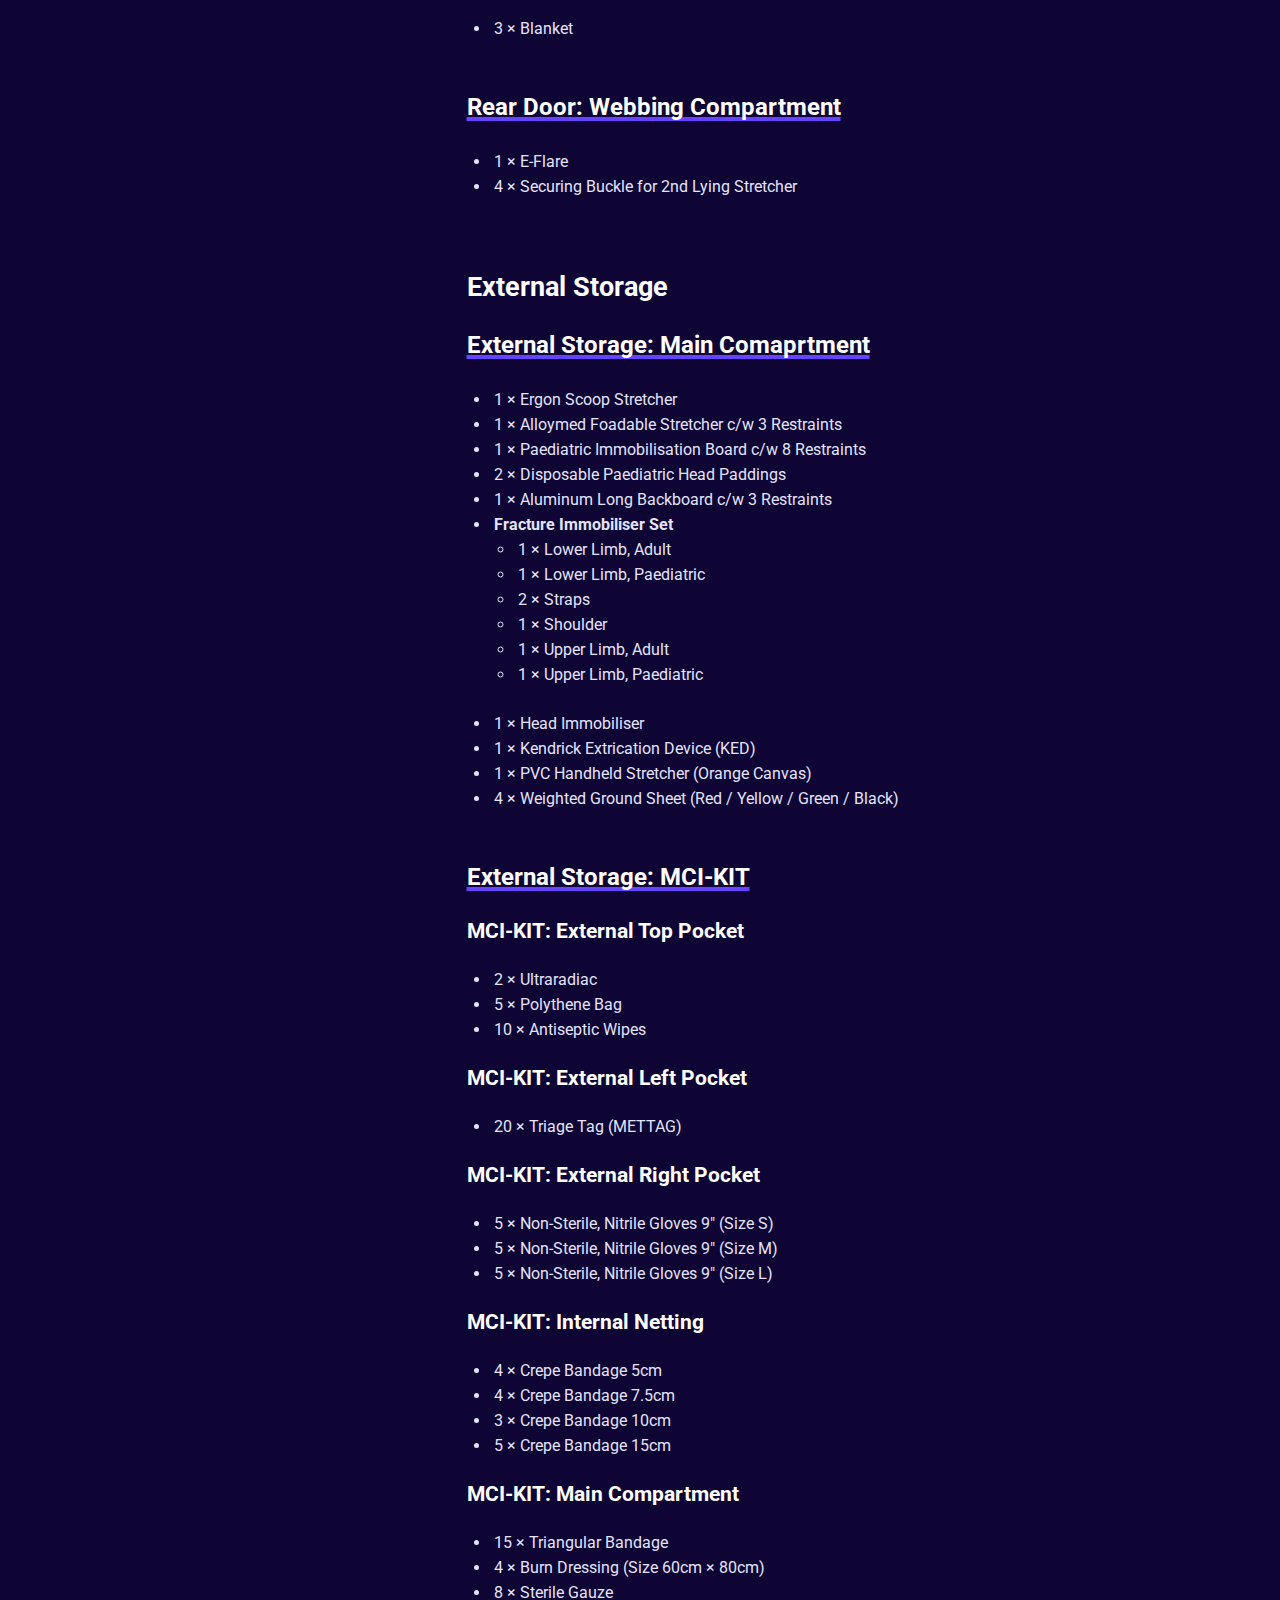
<file: gen-6-checklist.html>
<!DOCTYPE html>
<html lang="en">

<head>
    <title>Medic Handbook</title>
    <link rel="icon" type="image" href="./assets/icons/heart-pulse.svg">
    <meta charset="UTF-8">
    <meta name="viewport" content="width=device-width">
    <link rel="preconnect" href="https://fonts.googleapis.com">
    <link rel="preconnect" href="https://fonts.gstatic.com" crossorigin>
    <link href="https://fonts.googleapis.com/css2?family=Roboto&display=swap" rel="stylesheet">
    <link href="https://cdn.jsdelivr.net/npm/bootstrap@5.3.2/dist/css/bootstrap.min.css" rel="stylesheet" integrity="sha384-T3c6CoIi6uLrA9TneNEoa7RxnatzjcDSCmG1MXxSR1GAsXEV/Dwwykc2MPK8M2HN" crossorigin="anonymous">
    <link rel="stylesheet" href="./style.css" />
    <script src="./script.js"></script>
</head>

<body class="article-page">
  <!-- NAVBAR -->
  <nav class="navbar fixed-top navbar-expand-md">
    <div class="container-fluid">
      <a class="navbar-brand hidden-mobile" href="./index.html"><img src="./assets/icons/brand.svg" style="height: 30px;"></a>
      <div class="dir-toggler" onclick="toggleDir(this)"><img id="dirToggler" src="./assets/icons/bookmarks.svg" style="height: 24px;"></div>
      <a class="mobile-brand" href="./index.html" style="align-self: center;"><img src="./assets/icons/heart-pulse.svg" style="height: 25px;"></a>
      <div id="navbarToggler" class="navbar-toggler" onclick="toggleNav(this)">
        <div class="bar1"></div>
        <div class="bar2"></div>
        <div class="bar3"></div>
      </div>
      <div class="collapse navbar-collapse" id="navbarNavAltMarkup">
        <div class="navbar-nav">
          <div class="dropdown">
            <a class="nav-link dropbtn current-menu">References</a>
            <div class="dropdown-content">
              <a class="sub-link current-page" href="./gen-6-checklist.html">Gen 6 Checklist</a>
              <a class="sub-link" href="./gen-7-checklist.html">Gen 7 Checklist</a>
              <a class="sub-link">Equipment List</a>
            </div>
          </div>
          <div class="dropdown">
            <a class="nav-link dropbtn">Guides</a>
            <div class="dropdown-content">
              <a class="sub-link" href="./zoll.html">ZOLL X Series</a>
              <a class="sub-link">Blood Glucometer</a>
              <a class="sub-link">Laerdal Suction Unit</a>
            </div>
          </div>
          <div class="dropdown">
            <a class="nav-link dropbtn">Admin</a>
            <div class="dropdown-content">
              <a class="sub-link">Roster</a>
              <a class="sub-link">Leaves</a>
            </div>
          </div>
          <a class="nav-link" href="./about.html">About</a>
        </div>
      </div>
      <div class="search-bar">
        <form class="d-flex" role="search">
        <input class="form-control me-2" type="search" placeholder="Not Available" aria-label="Search">
        <button class="btn btn-outline-success" type="submit">Search</button>
        </form>
      </div>
    </div>
  </nav>

  <!-- SIDENAV -->
  <div id="sideNav" class="sidenav" style="width: 0px;">
    <div class="dropdown-btn nav-link current-menu" onclick="toggleRefDropdown(this)" style="padding-top: 24px;">References
      <img class="dropdown-icon" src="./assets/icons/caret-down-fill.svg">
    </div>
    <div id="refDropdown" class="dropdown-container" style="height: 175.56px;">
      <a class="sub-link current-page" href="./gen-6-checklist.html">Gen 6 Checklist</a>
      <a class="sub-link" href="./gen-7-checklist.html">Gen 7 Checklist</a>
      <a class="sub-link">Equipment List</a>
    </div>
    <a class="dropdown-btn nav-link" onclick="toggleGuideDropdown(this)">Guides
      <img class="dropdown-icon" src="./assets/icons/caret-down-fill.svg">
    </a>
    <div id="guideDropdown" class="dropdown-container" style="height: 175.56px;">
      <a class="sub-link" href="./zoll.html">ZOLL X Series</a>
      <a class="sub-link">Blood Glucometer</a>
      <a class="sub-link">Laerdal Suction Unit</a>
    </div>
    <a class="dropdown-btn nav-link" onclick="toggleAdminDropdown(this)">Admin
      <img class="dropdown-icon" src="./assets/icons/caret-down-fill.svg">
    </a>
    <div id="adminDropdown" class="dropdown-container" style="height: 122.38px;">
      <a class="sub-link">Roster</a>
      <a class="sub-link">Leaves</a>
    </div>
    <a class="nav-link" href="./links.html">Links</a>
    <a class="nav-link" href="./about.html">About</a>
    <a class="nav-link" style="height: 80px"></a>
  </div>

  <!-- DIRECTORY -->
  <div id="pageDir" class="directory" style="width: 0px;">
    <div class="nav-link" style="margin-top: 24px;" onclick="window.scrollTo(0,0)">Gen 6 Amb - Equipment Inventory Checklist</div>
    <a class="dropdown-btn nav-link" onclick="toggleDropdown(this, '4')">Driver Cabin
      <img class="dropdown-icon" src="./assets/icons/caret-down-fill.svg">
    </a>
    <div class="dropdown-container" style="height: 229px">
      <a class="sub-link" onclick="scrollToID('DC1')">Main Compartment</a>
      <a class="sub-link" onclick="scrollToID('DC2')">Overhead Compartment</a>
      <a class="sub-link" onclick="scrollToID('DC3')">Behind Passenger Seat</a>
      <a class="sub-link" onclick="scrollToID('DC4')">Behind Driver Seat</a>
    </div>
    <a class="dropdown-btn nav-link" onclick="toggleDropdown(this, '4')">Main Stretcher
      <img class="dropdown-icon" src="./assets/icons/caret-down-fill.svg">
    </a>
    <div class="dropdown-container" style="height: 229px;">
      <a class="sub-link" onclick="scrollToID('MS1')">Main Compartment</a>
      <a class="sub-link" onclick="scrollToID('MS2')">ZOLL X Series</a>
      <a class="sub-link" onclick="scrollToID('MS3')">Trauma Bag</a>
      <a class="sub-link" onclick="scrollToID('MS4')">Oxygen Bag</a>
    </div>
    <a class="nav-link" onclick="scrollToID('FW')">Frontal Wall</a>
    <a class="dropdown-btn nav-link" onclick="toggleDropdown(this, '3')">Right Wall
      <img class="dropdown-icon" src="./assets/icons/caret-down-fill.svg">
    </a>
    <div class="dropdown-container" style="height: 176px;">
      <a class="sub-link" onclick="scrollToID('RW1')">In-Appliance Fixtures</a>
      <a class="sub-link" onclick="scrollToID('RW2')">Bottom Storage Compartment</a>
      <a class="sub-link" onclick="scrollToID('RW3')">Overhead Compartments</a>
    </div>
    <a class="dropdown-btn nav-link" onclick="toggleDropdown(this, '4')">Left Wall
      <img class="dropdown-icon" src="./assets/icons/caret-down-fill.svg">
    </a>
    <div class="dropdown-container" style="height: 229px;">
      <a class="sub-link" onclick="scrollToID('LW1')">Handrails</a>
      <a class="sub-link" onclick="scrollToID('LW2')">PPE & DOA</a>
      <a class="sub-link" onclick="scrollToID('LW3')">Besides Paramedic Seat</a>
      <a class="sub-link" onclick="scrollToID('LW4')">Plastic Boxes</a>
    </div>
    <a class="dropdown-btn nav-link" onclick="toggleDropdown(this, '4')">Rear Door
      <img class="dropdown-icon" src="./assets/icons/caret-down-fill.svg">
    </a>
    <div class="dropdown-container" style="height: 229px;">
      <a class="sub-link" onclick="scrollToID('RD1')">Top Right Pouch</a>
      <a class="sub-link" onclick="scrollToID('RD2')">Bottom Right Pouch</a>
      <a class="sub-link" onclick="scrollToID('RD3')">Top Left Pouch</a>
      <a class="sub-link" onclick="scrollToID('RD4')">Webbing Compartment</a>
    </div>
    <a class="dropdown-btn nav-link" onclick="toggleDropdown(this, '2')">External Storage
      <img class="dropdown-icon" src="./assets/icons/caret-down-fill.svg">
    </a>
    <div class="dropdown-container" style="height: 122px;">
      <a class="sub-link" onclick="scrollToID('ES1')">Main Comaprtment</a>
      <a class="sub-link" onclick="scrollToID('ES2')">MCI-KIT</a>
    </div>
    <a class="nav-link" style="height: 80px"></a>
  </div>

  <!-- MAIN -->
  <main>
    <div class="main-container">
      <!-- IN PAGE DIRECTORY -->
      <div class="inpage-directory" style="width: 300px;">
        <div class="nav-link" style="margin-top: 24px;" onclick="window.scrollTo(0,0)">Gen 6 Amb - Equipment Inventory Checklist</div>
        <a class="dropdown-btn nav-link" onclick="toggleDropdown(this, '4')">Driver Cabin
          <img class="dropdown-icon" src="./assets/icons/caret-down-fill.svg">
        </a>
        <div class="dropdown-container" style="height: 229px">
          <a class="sub-link" onclick="scrollToID('DC1')">Main Compartment</a>
          <a class="sub-link" onclick="scrollToID('DC2')">Overhead Compartment</a>
          <a class="sub-link" onclick="scrollToID('DC3')">Behind Passenger Seat</a>
          <a class="sub-link" onclick="scrollToID('DC4')">Behind Driver Seat</a>
        </div>
        <a class="dropdown-btn nav-link" onclick="toggleDropdown(this, '4')">Main Stretcher
          <img class="dropdown-icon" src="./assets/icons/caret-down-fill.svg">
        </a>
        <div class="dropdown-container" style="height: 229px;">
          <a class="sub-link" onclick="scrollToID('MS1')">Main Compartment</a>
          <a class="sub-link" onclick="scrollToID('MS2')">ZOLL X Series</a>
          <a class="sub-link" onclick="scrollToID('MS3')">Trauma Bag</a>
          <a class="sub-link" onclick="scrollToID('MS4')">Oxygen Bag</a>
        </div>
        <a class="nav-link" onclick="scrollToID('FW')">Frontal Wall</a>
        <a class="dropdown-btn nav-link" onclick="toggleDropdown(this, '2')">Right Wall
          <img class="dropdown-icon" src="./assets/icons/caret-down-fill.svg">
        </a>
        <div class="dropdown-container" style="height: 122px;">
          <a class="sub-link" onclick="scrollToID('RW1')">In-Appliance Fixtures</a>
          <a class="sub-link" onclick="scrollToID('RW2')">Bottom Storage Compartment</a>
          <a class="sub-link" onclick="scrollToID('RW3')">Overhead Compartments</a>
        </div>
        <a class="dropdown-btn nav-link" onclick="toggleDropdown(this, '4')">Left Wall
          <img class="dropdown-icon" src="./assets/icons/caret-down-fill.svg">
        </a>
        <div class="dropdown-container" style="height: 229px;">
          <a class="sub-link" onclick="scrollToID('LW1')">Handrails</a>
          <a class="sub-link" onclick="scrollToID('LW2')">PPE & DOA</a>
          <a class="sub-link" onclick="scrollToID('LW3')">Besides Paramedic Seat</a>
          <a class="sub-link" onclick="scrollToID('LW4')">Plastic Boxes</a>
        </div>
        <a class="dropdown-btn nav-link" onclick="toggleDropdown(this, '4')">Rear Door
          <img class="dropdown-icon" src="./assets/icons/caret-down-fill.svg">
        </a>
        <div class="dropdown-container" style="height: 229px;">
          <a class="sub-link" onclick="scrollToID('RD1')">Top Right Pouch</a>
          <a class="sub-link" onclick="scrollToID('RD2')">Bottom Right Pouch</a>
          <a class="sub-link" onclick="scrollToID('RD3')">Top Left Pouch</a>
          <a class="sub-link" onclick="scrollToID('RD4')">Webbing Compartment</a>
        </div>
        <a class="dropdown-btn nav-link" onclick="toggleDropdown(this, '2')">External Storage
          <img class="dropdown-icon" src="./assets/icons/caret-down-fill.svg">
        </a>
        <div class="dropdown-container" style="height: 122px;">
          <a class="sub-link" onclick="scrollToID('ES1')">Main Comaprtment</a>
          <a class="sub-link" onclick="scrollToID('ES2')">MCI-KIT</a>
        </div>
        <a class="nav-link" style="height: 80px"></a>
      </div>

      <!-- FILLER DIRECTORY -->
      <div  class="filler-directory"></div>

      <!-- ARTICLE -->
      <div class="article">
        <h1>Gen 6 Amb - Equipment Inventory Checklist</h1>
        <h2>Driver Cabin</h2>
        <div class="h2-container">
          <h3 id="DC1">Main Compartment</h3>
          <div class="h3-container">
            <ul>
              <li>1 &#215 MIS Smart Phone</li>
              <li>2 &#215 Portable Radio Communication Set (MCN2)</li>
              <li>1 &#215 Vehicle Tool Jack</li>
            </ul>
          </div>
          <h3 id="DC2">Driver Cabin: Overhead Compartment</h3>
          <div class="h3-container">
            <ul>
              <li>2 &#215 Rescue Helmet c/w Goggles & Flashlights</li>
              <li>1 &#215 Hazmat Handbook</li>
              <li>1 &#215 Driver log Book</li>
              <li>1 &#215 Daily Vehicle First Parade Task Book</li>
            </ul>
          </div>
          <h3 id="DC3">Driver Cabin: Behind Passenger Seat</h3>
          <div class="h3-container">
            <ul>
              <li>2 &#215 Spare Oxygen Filled Cylinder (Carbon Composite Small Size)</li>
              <li>2 &#215 Hand-Held Search Light</li>
            </ul>
          </div>
          <h3 id="DC4">Driver Cabin: Behind Driver Seat</h3>
          <div class="h3-container">
            <ul>
              <li>1 &#215 Fire Extinguisher</li>
              <li>1 &#215 Vehicle Breakdown Sign</li>
            </ul>
          </div>
        </div>
        <h2>Main Stretcher</h2>
        <div class="h2-container">
          <h3 id="MS1">Main Stretcher: Main Compartment</h3>
          <div class="h3-container">
            <ul>
              <li>1 &#215 Chair - Cot Stretcher c/w Mattress & 4 Restraints (Ferno 28Z)</li>
              <li>1 &#215 PVC Handheld Stretcher (Orange Canvas)</li>
              <li>1 &#215 Blanket</li>
              <li>1 &#215 Cervical Collar Size Adjustable, Adult</li>
            </ul>
          </div>
          <h3 id="MS2">Main Stretcher: Defibrillator Set (Zoll X-Series Advanced)</h3>
          <div class="h3-container">
            <ul>
              <li>2 &#215 SurePower II Battery Pack</li>
            </ul>
            <h4>Zoll X-Series Advanced: AED Comaprtment:</h4>
            <ul>
              <li>2 &#215 Defibrillator Pad, Adult</li>
              <li>1 &#215 Defibrillator Pad, Paediatric</li>
              <li>1 &#215 Multifunction Cable</li>
              <li>1 &#215 End Tidal Carbon Dioxide Sensor, Adult/Paediatric</li>
              <li>1 &#215 End Tidal Carbon Dioxide Sensor, Infant/Neonate</li>
            </ul>
            <h4>Zoll X-Series Advanced: SpO2 Compartment:</h4>
            <ul>
              <li>1 &#215 Portable Handheld Pulse Oximeter (SPO2)</li>
              <li>1 &#215 Saturation Pulse Oxymeter Main Trunk</li>
              <li>1 &#215 Saturation Pulse Oxymeter Cable, Adult</li>
              <li>1 &#215 Saturation Pulse Oxymeter Cable, Paediatric</li>
            </ul>
            <h4>Zoll X-Series Advanced: BP Compartment:</h4>
            <ul>
              <li>1 &#215 Blood Pressure Cuff Child (Size 9)</li>
              <li>1 &#215 Blood Pressure Cuff Small Adult (Size 10)</li>
              <li>1 &#215 Blood Pressure Cuff Adult (Size 11)</li>
              <li>1 &#215 Blood Pressure Cuff Large Adult (Size 12)</li>
              <li>1 &#215 Temperature Sensor Cable, Adult</li>
              <li>1 &#215 Temperature Sensor Cable, Paediatric</li>
            </ul>
            <h4>Zoll X-Series Advanced: ECG Compartment:</h4>
            <ul>
              <li class="yellow-li">1 &#215 Limb Lead Cable (4-lead)</li>
              <li class="yellow-li">1 &#215 Chest Lead Cable (12-lead)</li>
              <li>1 &#215 Disposable Shaver</li>
              <li>1 &#215 Sterile Gauze</li>
              <li>1 &#215 ZOLL Printer Roll</li>
              <li>3 &#215 ZOLL Electrodes Pack</li>
            </ul>
          </div>
          <h3 id="MS3">Main Stretcher: Trauma Kit Set</h3>
          <div class="h3-container">
            <h4>Trauma Kit Set: Main Compartment:</h4>
            <ul>
              <li>1 &#215 Disposable BVM Adult Set</li>
              <li>1 &#215 Disposable BVM Paediatric Set</li>
              <li class="bold">1 &#215 Cooler Bag, Medium (Drug Bag)</li>
              <li class="bold">1 &#215 Intravenous Kit (IV Bag)</li>
              <li>2 &#215 Penthrox Inhalant 3ml</li>
              <li>1 &#215 Water Bottle with Cups</li>
              <li>1 &#215 Instant Cold Pack</li>
              <li>1 &#215 Spacer with Mask</li>
            </ul>
            <h4>Trauma Kit Set: Cooler Bag, Medium (Drug Bag):</h4>
            <ul>
              <li>15 &#215 Aspirin 100mg/tab</li>
              <li>2 &#215 IV Tranexamic Acid 500mg/5ml</li>
              <li>1 &#215 GTN Spray 0.4mg/spray</li>
              <li>2 &#215 Injection Adrenaline (Pre-mix 1:10 000) 10ml</li>
              <li>3 &#215 Injection Adrenaline (1:1000) 1ml</li>
              <li>1 &#215 Injection Syntometrine 1mg/ml</li>
              <li>2 &#215 Injection Tramadol 50mg/ml</li>
              <li>4 &#215 Rectal Diazepam 5mg/2.5mls</li>
              <li>1 &#215 Ventolin Solution 5mg/ml</li>
              <li>4 &#215 Injection Atropine 600mcg/ml</li>
              <li>2 &#215 Honey Oral Glucose Sachet 20g</li>
              <li>2 &#215 Paracetamol 500mg/tab</li>
              <li>3 &#215 IV Amiodarone 150mg/3mls</li>
              <li>2 &#215 Syringe 1ml</li>
              <li>2 &#215 Syringe 3ml</li>
              <li>2 &#215 Syringe 10ml</li>
              <li>2 &#215 Needle 21G</li>
              <li>2 &#215 Needle 23G</li>
              <li>1 &#215 Normal Saline 0.9%, 20ml</li>
            </ul>
            <h4>Trauma Kit Set: Intravenous Kit (IV Bag):</h4>
            <ul>
              <li>5 &#215 Alcohol Swab</li>
              <li>5 &#215 Bandage Adhesive (Finger Dressing)</li>
              <li>1 &#215 Surgical Tape 1/2"</li>
              <li>1 &#215 Venous Tourniquet</li>
              <li>2 &#215 TXA Sticker</li>
              <li>1 &#215 IV Normal Saline 0.9%, 500mls</li>
              <li>1 &#215 Dextrose 10%, 500ml</li>
              <li>1 &#215 IV Normal Saline 0.9%, 100ml</li>
              <li>2 &#215 IV Cannula Size 18G</li>
              <li>2 &#215 IV Cannula Size 20G</li>
              <li>2 &#215 IV Cannula Size 22G</li>
              <li>2 &#215 IV Cannula Size 24G</li>
              <li>2 Pairs &#215 Non-Sterile Nitrile Gloves 9" (Medium)</li>
              <li>1 &#215 Kidney Dish</li>
              <li>5 &#215 Transparent Dressing (Tegaderm)</li>
              <li>2 &#215 IV Admin Drip Set</li>
              <li>2 &#215 Needle 21G</li>
              <li>2 &#215 Needle 23G</li>
              <li>2 &#215 Syringe 1ml</li>
              <li>2 &#215 Syringe 3ml</li>
              <li>2 &#215 Syringe 10ml</li>
              <li>1 &#215 Sharp Box, 0.5L</li>
            </ul>
            <h4>Trauma Kit Set: Top Lid Fold:</h4>
            <ul>
              <li>4 &#215 Disposable Surgical Mask</li>
              <li>5 &#215 Refused Conveyance Form English</li>
              <li>5 &#215 Refused Conveyance Form Malay</li>
              <li>5 &#215 Refused Conveyance Form Mandarin</li>
              <li>5 &#215 Refused Conveyance Form Tamil</li>
              <li>5 &#215 Treat & Discharge Treatment Form</li>
              <li>5 &#215 Memo to Doctor Certifying Death</li>
              <li>5 &#215 Correspondence Notice for Accident Involving SCDf Vehicles</li>
              <li>5 &#215 Envelopes</li>
              <li>1 &#215 Fingerprint Pad</li>
              <li>2 Pairs &#215 Non-Sterile Nitrile Gloves 9" (Medium)</li>
              <li>12 &#215 Patient Safety Tag - "No Sharps or Blood Pressure"</li>
              <li>1 &#215 Stethoscope</li>
              <li>1 &#215 Broslow Tape</li>
              <li>1 &#215 Airway Guedel Size 40mm</li>
              <li>1 &#215 Airway Guedel Size 50mm</li>
              <li>1 &#215 Airway Guedel Size 70mm</li>
              <li>1 &#215 Airway Guedel Size 80mm</li>
              <li>1 &#215 Airway Guedel Size 90mm</li>
              <li>1 &#215 Airway Guedel Size 100mm</li>
              <li>1 &#215 Salbutamol MDI Inhaler</li>
            </ul>
            <h4>Trauma Kit Set: Rear Pocket - Airway Management:</h4>
            <ul>
              <li>1 &#215 Prepacked LMA with Lubricating Jelly and 20ml Syringe, Size 3</li>
              <li>1 &#215 Prepacked LMA with Lubricating Jelly and 20ml Syringe, Size 4</li>
              <li>1 &#215 Prepacked LMA with Lubricating Jelly and 20ml Syringe, Size 5</li>
              <li>1 &#215 Prepacked LMA with Lubricating Jelly and 20ml Syringe, Size 2</li>
              <li>1 &#215 Prepacked LMA with Lubricating Jelly and 20ml Syringe, Size 2.5</li>
              <li>2 &#215 Disposable Airway Tube Holder, Adult</li>
              <li>2 &#215 Disposable Airway Tube Holder, Paediatric</li>
              <li>1 &#215 Durapore Tape 1"</li>
              <li>1 &#215 Syringe 20ml</li>
            </ul>
            <h4>Trauma Kit Set: Front Pocket - Dressing</h4>
            <ul>
              <li>10 &#215 Bandage Adhesive (Finger Dressing)</li>
              <li>1 &#215 Paramedic Scissors</li>
              <li>1 &#215 Surgical Scissors</li>
              <li>1 &#215 Pen Torch</li>
              <li>2 &#215 Normal Saline 0.9%, 20ml</li>
              <li>10 &#215 Melonin 10cm by 10cm</li>
              <li>5 &#215 Sterile Pad Size Small (10cm by 20cm)</li>
              <li>2 &#215 Sterile Pad Size Large (20cm by 20cm)</li>
              <li>5 &#215 Sterile Gauze</li>
              <li>2 &#215 Crepe Bandage 5cm</li>
              <li>2 &#215 Crepe Bandage 7.5cm</li>
              <li>1 &#215 Crepe Bandage 10cm</li>
              <li>1 &#215 Crepe Bandage 15cm</li>
              <li>1 &#215 Surgical Tape 1/2"</li>
              <li>1 &#215 Surgical Tape 1"</li>
            </ul>
            <h4>Trauma Kit Set: Right Large Pocket - Vital Sign</h4>
            <ul>
              <li class="bold">Blood Glucometer Set</li>
                <ul>
                  <li>3 &#215 Lancet</li>
                  <li>5 &#215 Test Strips</li>
                  <li>5 &#215 Alcohol Swab</li>
                </ul>
              <li>1 &#215 Portable Handheld Pulse Oximeter (SPO2)</li>
              <li>1 &#215 Digital Ear Thermometer (Thermoscan)</li>
              <li>5 &#215 Ear Probe Cover</li>
              <li>1 &#215 Digital Blood Pressure Set</li>
            </ul>
            <h4>Trauma Kit Set: Left Large Pocket - Others</h4>
            <ul>
              <li>2 &#215 Arterial Tourniquet</li>
              <li>1 &#215 SAM Splint</li>
              <li>5 &#215 Triangular Bandage</li>
              <li>2 &#215 Incontinence Sheet</li>
              <li>2 &#215 Limpet Bag</li>
              <li>5 &#215 Vomitus Bag</li>
              <li>5 &#215 Antiseptic Wipes</li>
              <li>1 &#215 Oxymetazoline HCL Nasal Spray 0.05% </li>
            </ul>
          </div>
          <h3 id="MS4">Main Stretcher: Portable Oxygen Administration Kit</h3>
          <div class="h3-container">
            <ul>
              <li>1 &#215 Adult Face Mask</li>
              <li>1 &#215 Adult Nebuliser Mask</li>
              <li>1 &#215 Adult Non-Rebreather Mask</li>
              <li>1 &#215 Child Face Mask</li>
              <li>1 &#215 Child Nebuliser Mask</li>
              <li>1 &#215 Child Non-Rebreather Mask</li>
              <li>1 &#215 Nasal Cannula</li>
              <li>1 &#215 Oxygen Filled Cylinder with regulator</li>
              <li>1 &#215 Spanner for Oxygen Filled Cylinder</li>
              <li>1 &#215 Airway Guedel Size 70mm</li>
              <li>1 &#215 Airway Guedel Size 80mm</li>
              <li>1 &#215 Airway Guedel Size 90mm</li>
              <li>1 &#215 Airway Guedel Size 100mm</li>
              <li>1 &#215 Airway Guedel Size 50mm</li>
              <li>1 &#215 Airway Guedel Size 40mm</li>
            </ul>
          </div>
        </div>
        <h2 id="FW">Frontal Wall</h2>
        <div class="h2-container">
          <h3>Frontal Wall: Overhead Compartment</h3>
          <div class="h3-container">
            <ul>
              <li>4 &#215 Raincoat Pantsuit With Wording "SCDF"</li>
              <li>4 &#215 Safety Vest c/w Wording "SCDF PARAMEDIC"</li>
            </ul>
          </div>
        </div>
        <h2>Right Wall</h2>
        <div class="h2-container">
          <h3 id="RW1">Right Wall: In-Appliance Fixtures</h3>
          <div class="h3-container">
            <ul>
              <li>2 &#215 In-Vehicle Oxygen Filled Cylinder (Main Tank)</li>
            </ul>
            <h4>In-Appliance Fixtures: Mechanical Compression Device (CORPULS)</h4>
              <ul>
                <li>1 &#215 Recboard</li>
                <li>1 &#215 Fixation Ring</li>
                <li>2 &#215 Stamp (Long & Short)</li>
                <li>1 &#215 Operational Battery</li>
                <li>1 &#215 Spare Battery</li>
                <li>1 &#215 3 Pin Direct Power Cable</li>
              </ul>
            <h4>In-Appliance Fixtures: Portable Suction Unit Set (AMBUJET)</h4>
              <ul>
                <li>1 &#215 Base Plate Charger</li>
                <li>1 &#215 Reusable Canister</li>
                <li>1 &#215 Suction Tubing</li>
                <li>1 &#215 Disposable Filter Group</li>
                <li>1 &#215 Shoulder Belt</li>
                <li>1 &#215 DC Charging Cable</li>
              </ul>
            <h4>In-Appliance Fixtures: Portable Suction Unit Set (Laerdal Suction Unit)</h4>
              <ul>
                <li>1 &#215 Reusable Canister with Float Ball</li>
                <li>1 &#215 Disposable LSU Filter</li>
                <li>1 &#215 Suction Tubing</li>
                <li>1 &#215 Water Bottle</li>
                <li>1 &#215 Suction Catheter Adapter</li>
                <li>1 &#215 Operational Battery</li>
              </ul>
            <h4>In-Appliance Fixtures: Drug Fridge</h4>
              <ul>
                <li>30 &#215 Aspirin 100mg/tab</li>
                <li>2 &#215 IV Tranexamic Acid 500mg/5ml</li>
                <li>1 &#215 GTN Spray 0.4mg/spray</li>
                <li>8 &#215 Injection Adrenaline (Pre-mix 1:10 000) 10ml</li>
                <li>3 &#215 Injection Adrenaline (1:1000) 1ml</li>
                <li>2 &#215 Injection Syntometrine 1mg/ml</li>
                <li>1 &#215 Injection Tramadol 50mg/ml</li>
                <li>4 &#215 Rectal Diazepam 5mg/2.5mls</li>
                <li>1 &#215 Ventolin Solution 5mg/ml</li>
                <li>10 &#215 Injection Atropine 600mcg/ml</li>
                <li>4 &#215 Honey Oral Glucose Sachet 20g</li>
                <li>10 &#215 Paracetamol 500mg/tab</li>
                <li>3 &#215 IV Amiodarone 150mg/3mls</li>
                <li>1 &#215 Penthrox Inhalant 3ml</li>
                <li>1 &#215 Normal Saline 0.9%, 20ml</li>
                <li>1 &#215 Oxymetazoline HCL Nasal Spray 0.05%</li>
                <li>2 &#215 SIRAD Card</li>
              </ul>
          </div>  
          <h3 id="RW2">Right Wall: Bottom Storage Compartment</h3>
          <div class="h3-container">
            <h4>Bottom Storage Compartment: Burn Kit Set</h4>
              <ul>
                <li>2 &#215 Dressing Size (10cm &#215 40cm)</li>
                <li>5 &#215 Dressing Size (20cm &#215 45cm)</li>
                <li>1 &#215 Face Mask</li>
                <li>2 &#215 Hand Dressing</li>
                <li>2 &#215 Burn Gel 4g</li>
                <li>4 &#215 Umbrella</li>
                <li>1 &#215 Platform Measuring Tool</li>
              </ul>
            <h4>Bottom Storage Compartment: Maternity Kit Set</h4>
              <ul>
                <li>1 &#215 Neonate Blood Pressure Hose (Single Lumen)</li>
                <li>1 &#215 Neonate Blood Pressure Cuff Size 1</li>
                <li>1 &#215 Neonate Blood Pressure Cuff Size 2</li>
                <li>1 &#215 Neonate Blood Pressure Cuff Size 3</li>
                <li>1 &#215 Neonate Blood Pressure Cuff Size 4</li>
                <li>1 &#215 Neonate Blood Pressure Cuff Size 5</li>
                <li>2 &#215 Disposable Gown</li>
                <li>1 &#215 Airway Guedel Size 40mm</li>
                <li>1 &#215 Airway Guedel Size 50mm</li>
                <li>1 &#215 Disposable BVM Neonate Set</li>
                <li>1 &#215 Disposable Pre-Packed Delivery Set</li>
                <li>5 &#215 Disposable Surgical Mask</li>
                <li>2 &#215 Individually Sealed Sanitary Pad</li>
                <li>2 &#215 Limpet Bag</li>
                <li>2 &#215 Newborn Thermal Wrap</li>
                <li>1 Sterile Latex Gloves, Size 6</li>
                <li>1 Sterile Latex Gloves, Size 7</li>
                <li>1 Sterile Latex Gloves, Size 8</li>
                <li>2 &#215 Chlorhexidine Gluconate 0.05% 25ml / Sachet</li>
                <li>2 &#215 Disposable Mucus Extractor</li>
                <li>5 &#215 Alcohol Swab</li>
                <li>2 &#215 Needle Size 21G</li>
                <li>2 &#215 Needle Size 23G</li>
                <li>2 &#215 Syringe 3ml</li>
              </ul>
            <h4>Bottom Storage Compartment: Technical Emergency Casaulty Care (TECC) Kit</h4>
              <ul>
                <li>1 &#215 Customised Thigh Pouch</li>
                <li>4 &#215 Arterial Tourniquet</li>
                <li>10 &#215 Haemostatic Bandage (7.5 cm by 120 cm)</li>
                <li>10 &#215 Reflective Slap Wrap (Black & White)</li>
                <li>10 &#215 Reflective Slap Wrap (Red)</li>
                <li>5 &#215 IV Cannula 18G</li>
                <li>5 &#215 IV Cannula 16G</li>
                <li>2 &#215 Paramedic Scissors</li>
                <li>4 &#215 Self-Adherence Wrap (5 cm by 457 cm)</li>
                <li>4 &#215 Chest Seal</li>
                <li>10 &#215 Alcohol Swab</li>
                <li>2 &#215 Durapore Tape 1"</li>
                <li>2 &#215 Airway Guedel Size 70mm</li>
                <li>2 &#215 Airway Guedel Size 80mm</li>
                <li>2 &#215 Airway Guedel Size 90mm</li>
                <li>2 &#215 Airway Guedel Size 100mm</li>
              </ul>
            <h3 id="RW3">Right Wall: Overhead Compartments</h3>
            <div class="h3-container">
              <h4>Overhead Compartment 1: Trauma Expendables</h4>
              <ul>
                <li>2 &#215 Arterial Tourniquet</li>
                <li>2 &#215 Pelvic Binder</li>
                <li>2 &#215 SAM Splint</li>
                <li>10 &#215 Triangular Bandage</li>
              </ul>
              <h4>Overhead Compartment 2: Airway Management</h4>
              <ul>
                <li>2 &#215 Disposable BVM Adult</li>
                <li>1 &#215 Airway Guedel Size 40mm</li>
                <li>1 &#215 Airway Guedel Size 50mm</li>
                <li>2 &#215 Airway Guedel Size 70mm</li>
                <li>2 &#215 Airway Guedel Size 80mm</li>
                <li>2 &#215 Airway Guedel Size 90mm</li>
                <li>2 &#215 Airway Guedel Size 100mm</li>
                <li>2 &#215 End Tidal Carbon Dioxide Sensor, Adult/Paediatric</li>
              </ul>
              <h4>Overhead Compartment 3: Advanced Airway Management</h4>
              <ul>
                <li>2 &#215 Prepacked LMA with Lubricating Jelly and 20ml Syringe, Size 3</li>
                <li>2 &#215 Prepacked LMA with Lubricating Jelly and 20ml Syringe, Size 4</li>
                <li>2 &#215 Prepacked LMA with Lubricating Jelly and 20ml Syringe, Size 5</li>
                <li>2 &#215 Disposable Thomas Holder, Adult</li>
              </ul>
              <h4>Overhead Compartment 4: Paediatric Management</h4>
              <ul>
                <li>2 &#215 Child Face Mask</li>
                <li>2 &#215 Child Nebuliser Mask</li>
                <li>2 &#215 Child Non-Rebreather Mask</li>
                <li>1 &#215 Disposable BVM Child Set</li>
                <li>1 &#215 Prepacked LMA with Lubricating Jelly and 20ml Syringe, Size 2</li>
                <li>1 &#215 Prepacked LMA with Lubricating Jelly and 20ml Syringe, Size 2.5</li>
                <li>2 &#215 Disposable Thomas Holder Child</li>
              </ul>
              <h4>Overhead Compartment 5: Maternity & Delivery</h4>
              <ul>
                <li>1 &#215 Disposable BVM Neonate Set</li>
                <li>2 &#215 Chlorhexidine Gluconate 0.05% 25ml / Sachet</li>
                <li>1 &#215 Disposable Pre-Packed Delivery Set</li>
                <li>2 &#215 Individually Sealed Sanitary Pad</li>
                <li>1 &#215 Sterile Latex Gloves, Size 6</li>
                <li>1 &#215 Sterile Latex Gloves, Size 7</li>
                <li>1 &#215 Sterile Latex Gloves, Size 8</li>
                <li>2 &#215 Newborn Thermal Wrap</li>
                <li>2 &#215 Disposable Mucus Extractor</li>
              </ul>
            </div>
            <h3>Right Wall: Webbings</h3>
            <div class="h3-container">
              <h4>Webbings: Top Left</h4>
              <ul>
                <li>2 &#215 Defibrillator Pad, Adult</li>
                <li>2 &#215 Defibrillator Pad, Paediatric</li>
                <li>3 &#215 Disposable Shaver</li>
              </ul>
              <h4>Webbings: Middle Left</h4>
              <ul>
                <li>5 &#215 Crepe Bandage 5cm</li>
                <li>3 &#215 Crepe Bandage 7.5cm</li>
              </ul>
              <h4>Webbings: Bottom Left</h4>
              <ul>
                <li>2 &#215 Crepe Bandage 10cm</li>
                <li>2 &#215 Crepe Bandage 15cm</li>
              </ul>
              <h4>Webbings: Top Right</h4>
              <ul>
                <li>3 &#215 ECG Electrodes Packet</li>
                <li>2 &#215 ECG Paper Roll</li>
              </ul>
              <h4>Webbings: Middle Right</h4>
              <ul>
                <li>5 &#215 Antiseptic Wipes</li>
                <li>1 &#215 Ear Probe Box</li>
                <li>5 &#215 Limpet Bag</li>
                <li>10 &#215 Vomitus Bag</li>
              </ul>
              <h4>Webbings: Bottom Right</h4>
              <ul>
                <li>2 &#215 Yankauer Suction Catheter</li>
                <li>2 &#215 Suction Catheter Size 16FG</li>
                <li>2 &#215 Suction Catheter Size 10FG</li>
                <li>2 &#215 PSU Disposable Filter Group</li>
                <li>5 &#215 Incontinence Sheet</li>
              </ul>
            </div>
          </div>
        </div>
        <h2>Left Wall</h2>
        <div class="h2-container">
          <h3 id="LW1">Left Wall: Handrails</h3>
          <div class="h3-container">
            <ul>
              <li>1 &#215 Cervical Collar Size Adjustable, Adult</li>
              <li>1 &#215 Cervical Collar Size Paediatric</li>
            </ul>
          </div>
          <h3 id="LW2">Left Wall: Overhead Compartment (PPE & DOA)</h3>
          <div class="h3-container">
            <ul>
              <li>2 &#215 Body Cover 2.4m &#215 1.4m (DOA White Sheet)</li>
              <li>3 &#215 Pair of Marine Sting Cover</li>
              <li class="bold">Personal Protective Equipment Set (EBOLA)</li>
                <ul>
                  <li>4 &#215 Pair of Non-Sterile, Nitrile Gloves 9"</li>
                  <li>4 &#215 Pair of Non-Sterile, Nitrile Gloves 12"</li>
                  <li>4 &#215 Mask with Face Shield</li>
                  <li>4 &#215 N95 Mask</li>
                  <li>4 &#215 Coverall Suit</li>
                  <li>4 &#215 Pair of Waterproof High Boot Cover</li>
                </ul>
              <li class="bold">Personal Protective Equipment Set (MERS-COV)</li>
                <ul>
                  <li>4 &#215 Pair of Non-Sterile, Nitrile Gloves 9"</li>
                  <li>4 &#215 Pair of Non-Sterile, Nitrile Gloves 12"</li>
                  <li>4 &#215 Bouffant Cap</li>
                  <li>4 &#215 Goggles</li>
                  <li>4 &#215 N95 Mask</li>
                  <li>4 &#215 High Risk Isolated Gown</li>
                  <li>4 &#215 Pair of Waterproof Shoe Cover</li>
                </ul>
            </ul>
          </div>
          <h3 id="LW3">Left Wall: Besides Paramedic Seat</h3>
          <div class="h3-container">
            <h4>Besides Paramedic Seat: IV Sets</h4>
            <ul>
              <li>5 &#215 IV Admin Drip Set</li>
              <li>3 &#215 IV Dextrose 10%, 500ml</li>
              <li>3 &#215 IV Normal Saline 0.9%, 500ml</li>
              <li>1 &#215 IV Normal Saline 0.9%, 100ml</li>
            </ul>
            <h4>Besides Paramedic Seat: Face Masks</h4>
            <ul>
              <li>3 &#215 Adult Face Mask</li>
              <li>3 &#215 Adult Nebuliser Mask</li>
              <li>3 &#215 Adult Non-Rebreather Mask</li>
              <li>5 &#215 Nasal Cannula</li>
            </ul>
            <h4>Besides Paramedic Seat: Bottom Side Compartment</h4>
            <ul>
              <li>1 &#215 Disinfectant Wipes</li>
              <li>1 &#215 Drinking Water Bottle</li>
              <li>3 &#215 Kidney Dish</li>
              <li>1 &#215 Hand Sanitiser</li>
              <li>3 &#215 Ice Pack</li>
              <li>1 &#215 Tissue Pack</li>
              <li>1 &#215 Sharp Box 1.6L</li>
            </ul>
          </div>
          <h3 id="LW4">Left Wall: Plastic Boxes</h3>
          <div class="h3-container">
            <h4>Plastic Boxes: Top Row - Tapes</h4>
            <ul>
              <li>2 &#215 Durapore Tape 1"</li>
              <li>2 &#215 Surgical Tape 1/2"</li>
              <li>2 &#215 Surgical Tape 1"</li>
              <li>20 &#215 Bandage Adhesive (Finger Dressing)</li>
              <li>30 &#215 Lancet</li>
              <li>20 &#215 Blood Glucose Test Strip</li>
              <li>30 &#215 Alcohol Swab</li>
            </ul>
            <h4>Plastic Boxes: Top Row - Needles</h4>
            <ul>
              <li>5 &#215 Needle Size 21G</li>
              <li>5 &#215 Needle Size 23G</li>
            </ul>
            <h4>Plastic Boxes: Middle Row - Cannulas</h4>
            <ul>
              <li>10 &#215 Needle Size 18G</li>
              <li>10 &#215 Needle Size 20G</li>
              <li>10 &#215 Needle Size 22G</li>
              <li>5 &#215 Needle Size 24G</li>
              <li>20 &#215 Transparent Dressing (Tegaderm)</li>
            </ul>
            <h4>Plastic Boxes: Bottom Row - Dressings</h4>
            <ul>
              <li>10 &#215 Sterile Gauze</li>
              <li>10 &#215 Sterile Pad Size Small (10cm &#215 20cm)</li>
              <li>5 &#215 Sterile Pad Size Large (20cm &#215 20cm)</li>
              <li>15 &#215 Melolin Size 10cm &#215 10cm</li>
            </ul>
            <h4>Plastic Boxes: Bottom Row - Syringes</h4>
            <ul>
              <li>5 &#215 Syringe 3ml</li>
              <li>5 &#215 Syringe 10ml</li>
              <li>2 &#215 Syringe 1ml</li>
            </ul>
          </div>
        </div>
        <h2>Rear Door</h2>
        <div class="h2-container">
          <h3 id="RD1">Rear Door: Top Right Pouch</h3>
          <div class="h3-container">
            <ul>
              <li>2 &#215 Rescue Helmet c/w Goggles & Flashlights</li>
            </ul>
          </div>
          <h3 id="RD2">Rear Door: Bottom Right Pouch</h3>
          <div class="h3-container">
            <ul>
              <li>3 &#215 Linens / Disposable Flatsheets</li>
              <li>2 &#215 Inflatable Pillow</li>
            </ul>
          </div>
          <h3 id="RD3">Rear Door: Top Left Pouch</h3>
          <div class="h3-container">
            <ul>
              <li>3 &#215 Blanket</li>
            </ul>
          </div>
          <h3 id="RD4">Rear Door: Webbing Compartment</h3>
          <div class="h3-container">
            <ul>
              <li>1 &#215 E-Flare</li>
              <li>4 &#215 Securing Buckle for 2nd Lying Stretcher</li>
            </ul>
          </div>
        </div>
        <h2>External Storage</h2>
        <div class="h2-container">
          <h3 id="ES1">External Storage: Main Comaprtment</h3>
          <div class="h3-container">
            <ul>
              <li>1 &#215 Ergon Scoop Stretcher</li>
              <li>1 &#215 Alloymed Foadable Stretcher c/w 3 Restraints</li>
              <li>1 &#215 Paediatric Immobilisation Board c/w 8 Restraints</li>
              <li>2 &#215 Disposable Paediatric Head Paddings</li>
              <li>1 &#215 Aluminum Long Backboard c/w 3 Restraints</li>
              <li class="bold">Fracture Immobiliser Set</li>
                <ul>
                  <li>1 &#215 Lower Limb, Adult</li>
                  <li>1 &#215 Lower Limb, Paediatric</li>
                  <li>2 &#215 Straps</li>
                  <li>1 &#215 Shoulder</li>
                  <li>1 &#215 Upper Limb, Adult</li>
                  <li>1 &#215 Upper Limb, Paediatric</li>
                </ul>
              <li>1 &#215 Head Immobiliser</li>
              <li>1 &#215 Kendrick Extrication Device (KED)</li>
              <li>1 &#215 PVC Handheld Stretcher (Orange Canvas)</li>
              <li>4 &#215 Weighted Ground Sheet (Red / Yellow / Green / Black)</li>
            </ul>
          </div>
          <h3 id="ES2">External Storage: MCI-KIT</h3>
          <div class="h3-container">
            <h4>MCI-KIT: External Top Pocket</h4>
            <ul>
              <li>2 &#215 Ultraradiac</li>
              <li>5 &#215 Polythene Bag</li>
              <li>10 &#215 Antiseptic Wipes</li>
            </ul>
            <h4>MCI-KIT: External Left Pocket</h4>
            <ul>
              <li>20 &#215 Triage Tag (METTAG)</li>
            </ul>
            <h4>MCI-KIT: External Right Pocket</h4>
            <ul>
              <li>5 &#215 Non-Sterile, Nitrile Gloves 9" (Size S)</li>
              <li>5 &#215 Non-Sterile, Nitrile Gloves 9" (Size M)</li>
              <li>5 &#215 Non-Sterile, Nitrile Gloves 9" (Size L)</li>
            </ul>
            <h4>MCI-KIT: Internal Netting</h4>
            <ul>
              <li>4 &#215 Crepe Bandage 5cm</li>
              <li>4 &#215 Crepe Bandage 7.5cm</li>
              <li>3 &#215 Crepe Bandage 10cm</li>
              <li>5 &#215 Crepe Bandage 15cm</li>
            </ul>
            <h4>MCI-KIT: Main Compartment</h4>
            <ul>
              <li>15 &#215 Triangular Bandage</li>
              <li>4 &#215 Burn Dressing (Size 60cm &#215 80cm)</li>
              <li>8 &#215 Sterile Gauze</li>
              <li>8 &#215 Melolin Size 10cm &#215 10cm</li>
              <li>8 &#215 Sterile Pad Size Small (10cm &#215 20cm)</li>
              <li>2 &#215 Sterile Pad Size Large (20cm &#215 20cm)</li>
              <li>12 &#215 Wound Dressing FAD Size 13</li>
              <li>12 &#215 Wound Dressing FAD Size 14</li>
              <li>2 &#215 Wound Dressing FAD Size 15</li>
              <li>20 &#215 Bandage Adhesive (Finger Dressing)</li>
              <li>20 &#215 Alcohol Swab</li>
              <li>5 &#215 Transparent Dressing (Tegaderm)</li>
              <li>1 &#215 Surgical Tape 1/2"</li>
              <li>1 &#215 Surgical Tape 1"</li>
              <li>2 &#215 IV Cannula 18G</li>
              <li>2 &#215 IV Cannula 20G</li>
              <li>2 &#215 IV Cannula 22G</li>
              <li>2 &#215 IV Cannula 24G</li>
              <li>2 &#215 Syringe 3ml</li>
              <li>2 &#215 Syringe 10ml</li>
              <li>2 &#215 Needle Size 21G</li>
              <li>2 &#215 Needle Size 23G</li>
              <li>2 &#215 IV Normal Saline 0.9%, 500ml</li>
              <li>1 &#215 IV Dextrose 10%, 500ml</li>
              <li>5 &#215 IV Admin Drip Set</li>
              <li>1 &#215 Venous Tourniquet</li>
              <li>2 &#215 Arterial Tourniquet</li>
              <li>1 &#215 Biohazard Container 1.6L</li>
            </ul>
            <h4>MCI-KIT: MCI Armbands with Pouch</h4>
            <ul>
              <li>1 &#215 Armbands (Forward Triage)</li>
              <li>1 &#215 Armbands (FAP OIC)</li>
              <li>1 &#215 Armbands (Triage IC)</li>
              <li>1 &#215 Armbands (P1)</li>
              <li>1 &#215 Armbands (P2)</li>
              <li>1 &#215 Armbands (P3)</li>
              <li>1 &#215 Armbands (AP)</li>
              <li>3 &#215 Armbands (EMT)</li>
            </ul>
          </div>
        </div>
      </div>
    </div>
  </main>

  <!-- FOOTER -->
  <div class="footer-container" draggable="false">
    <footer class="d-flex flex-wrap justify-content-between align-items-center py-3 my-4">
      <a class="col d-flex align-items-center justify-content-center link-body-emphasis text-decoration-none">
        <img src="./assets/icons/heart-pulse.svg" style="width: 20px;">
      </a>
    </footer>
  </div>
</body>
</html>
</file>
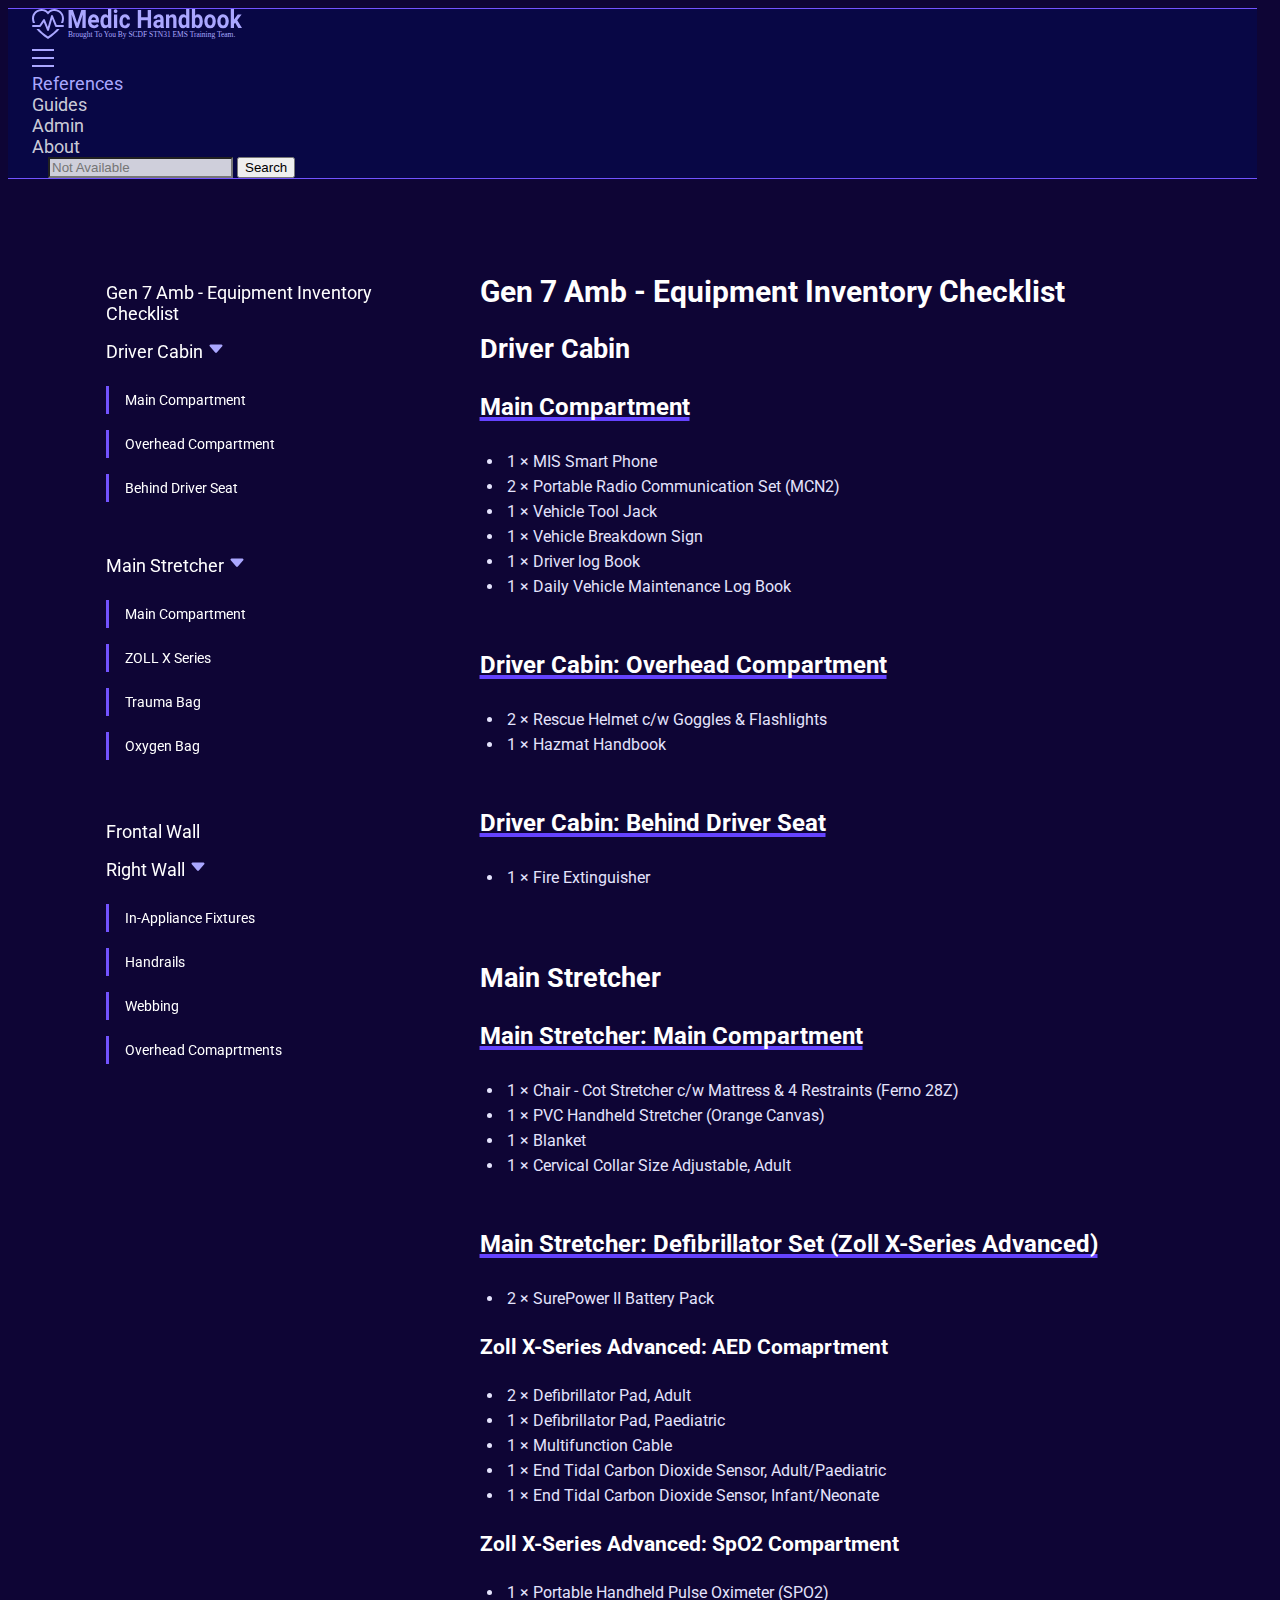
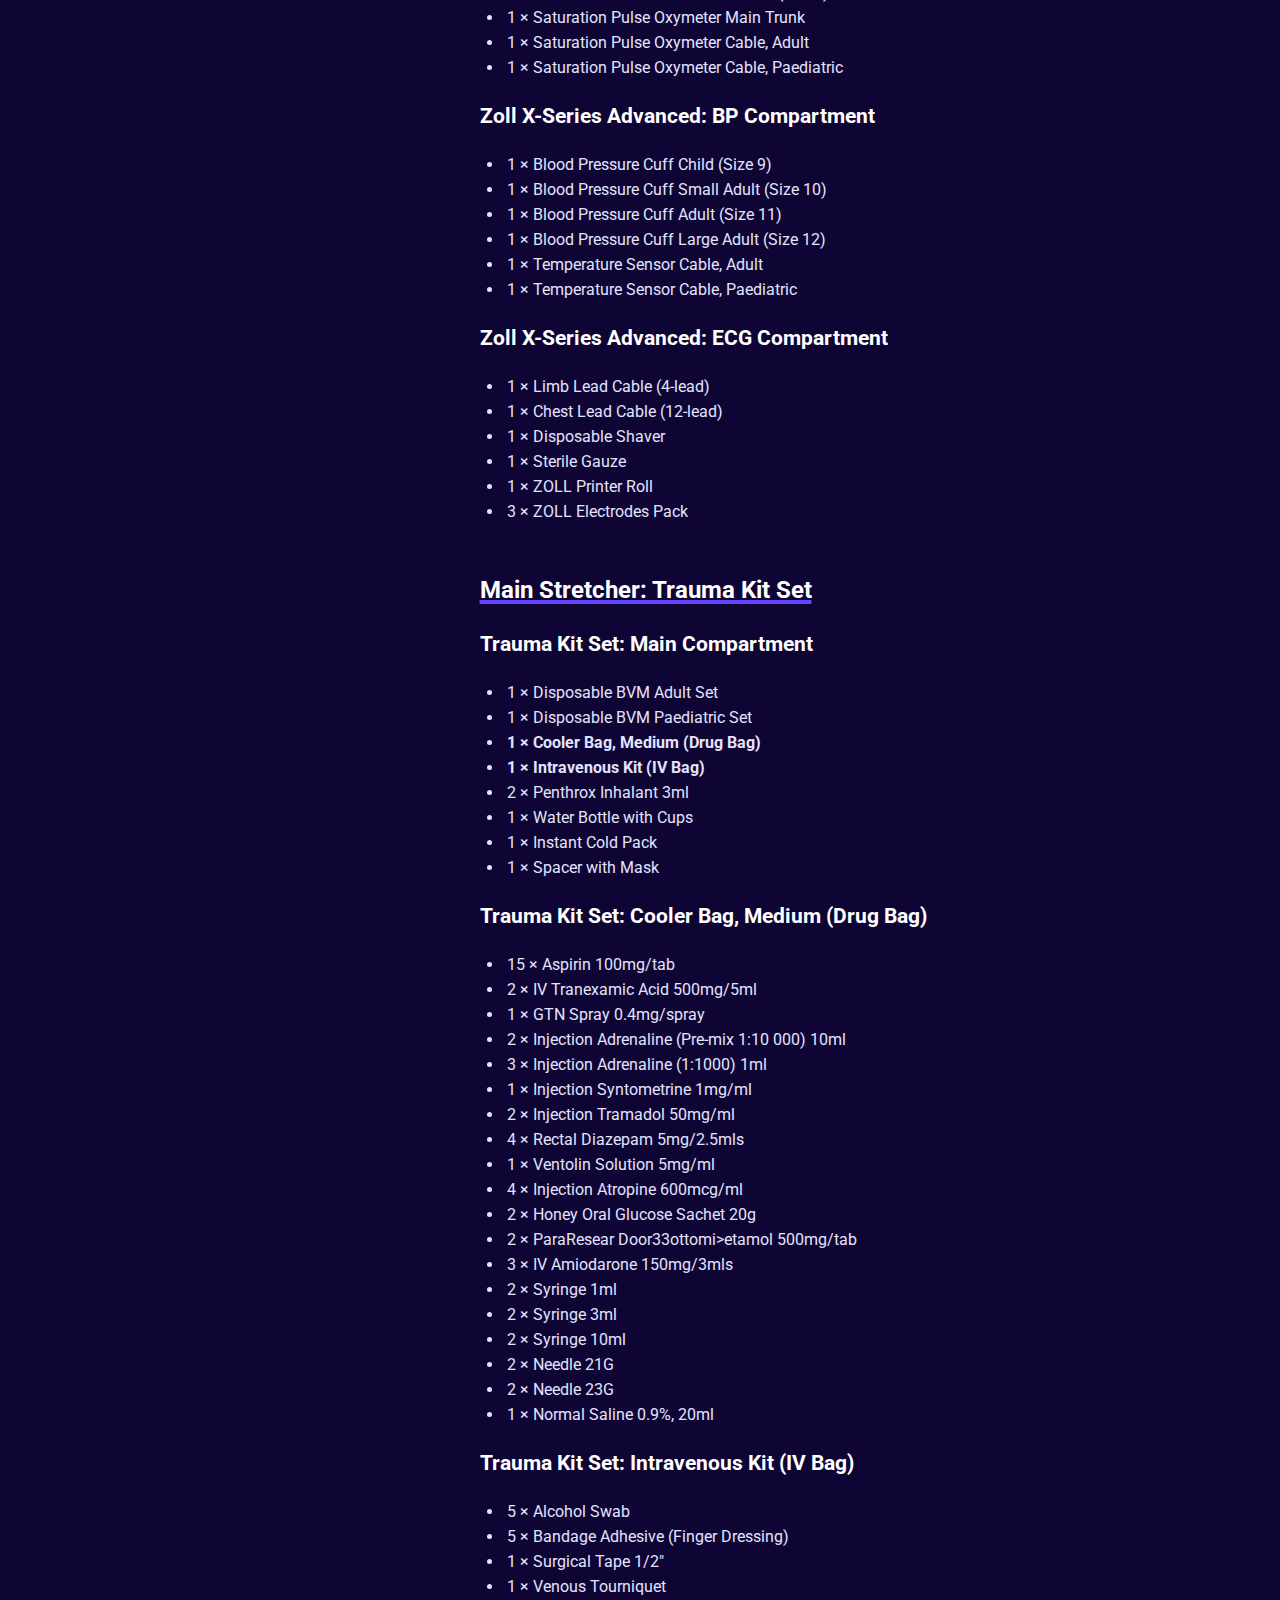
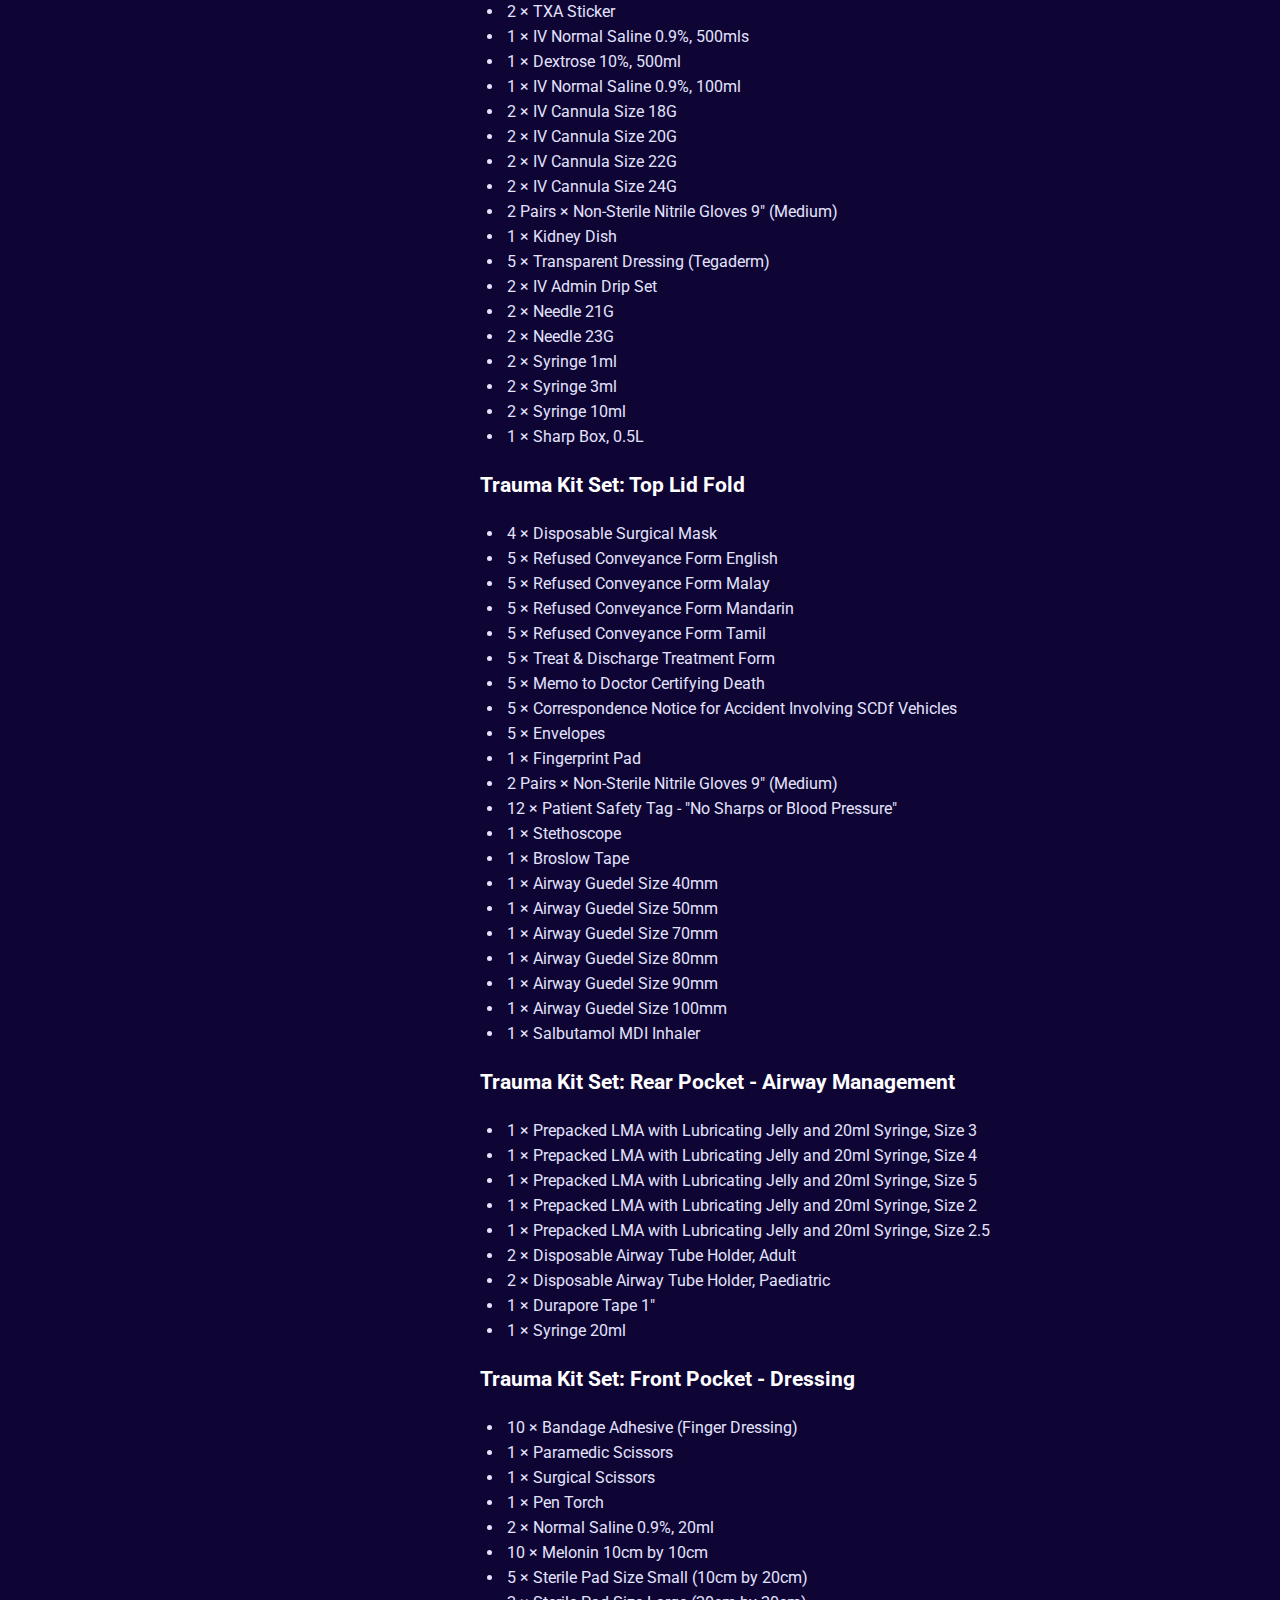
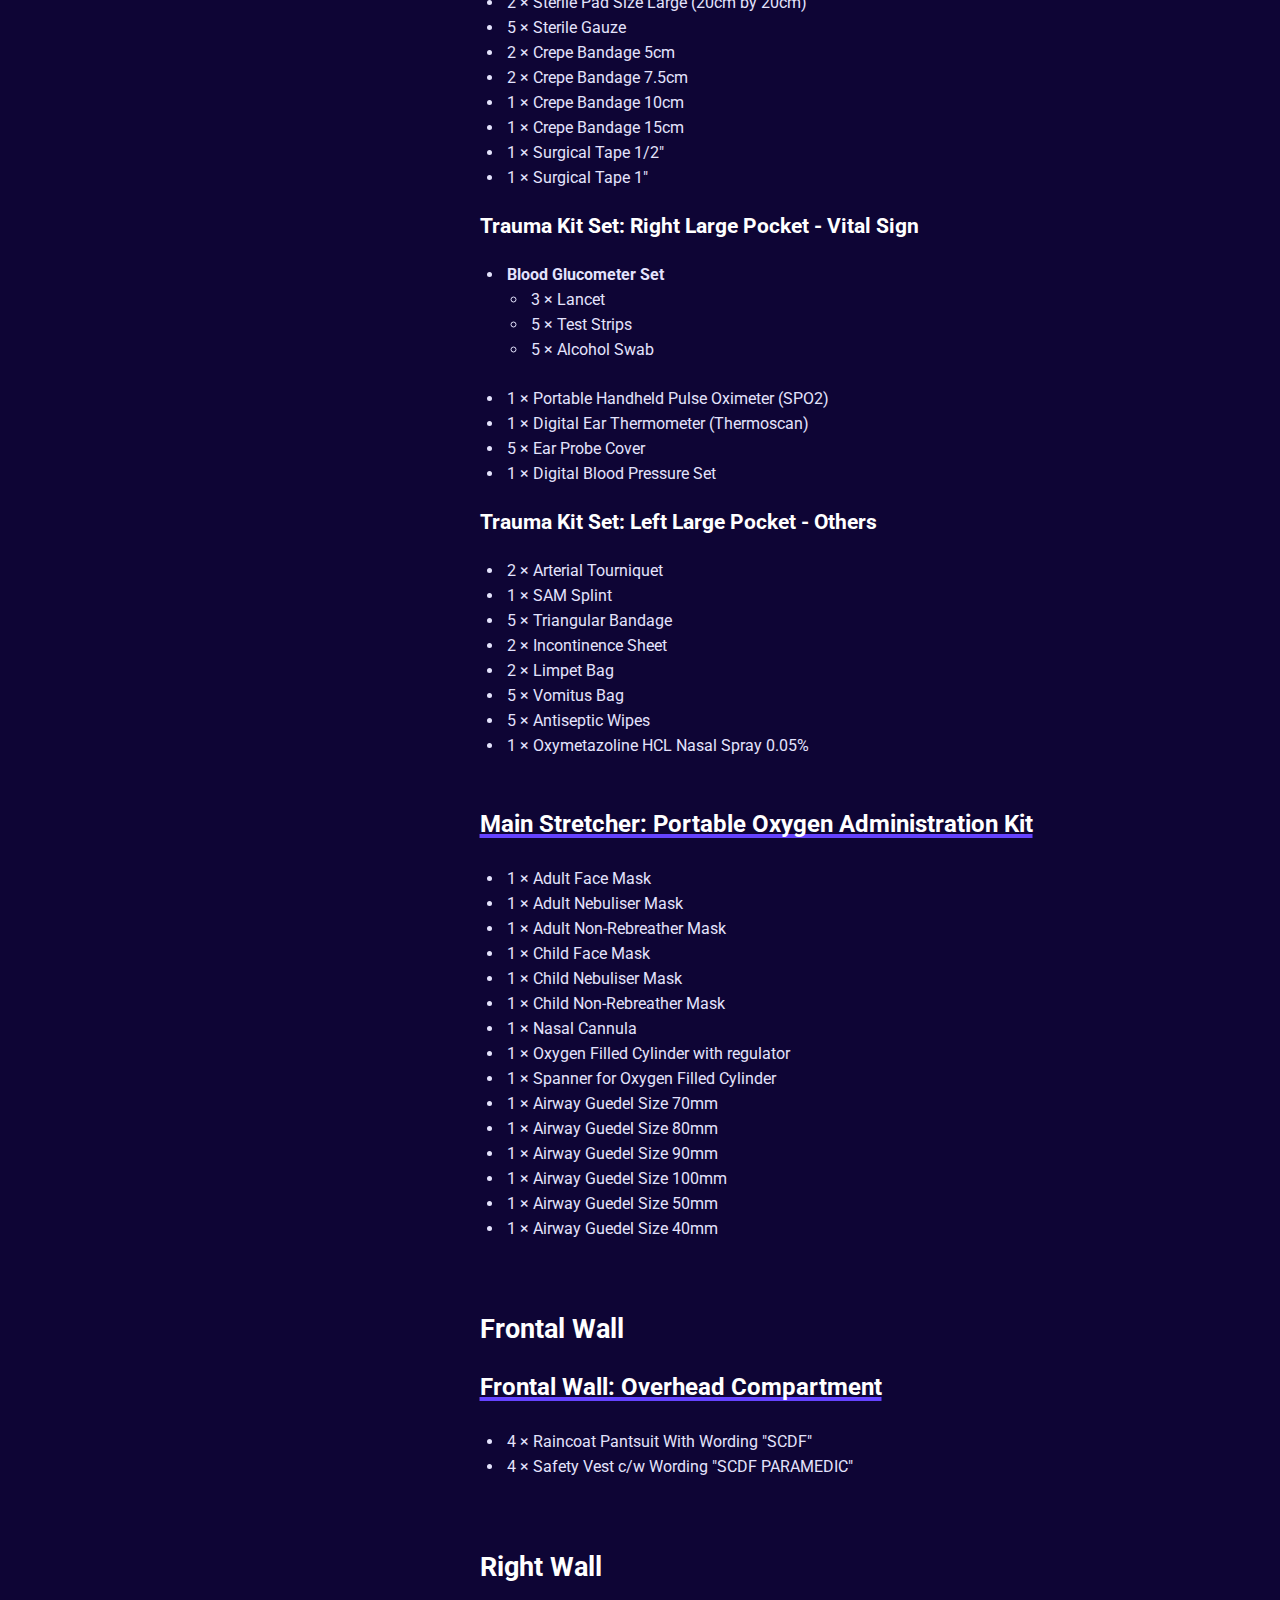
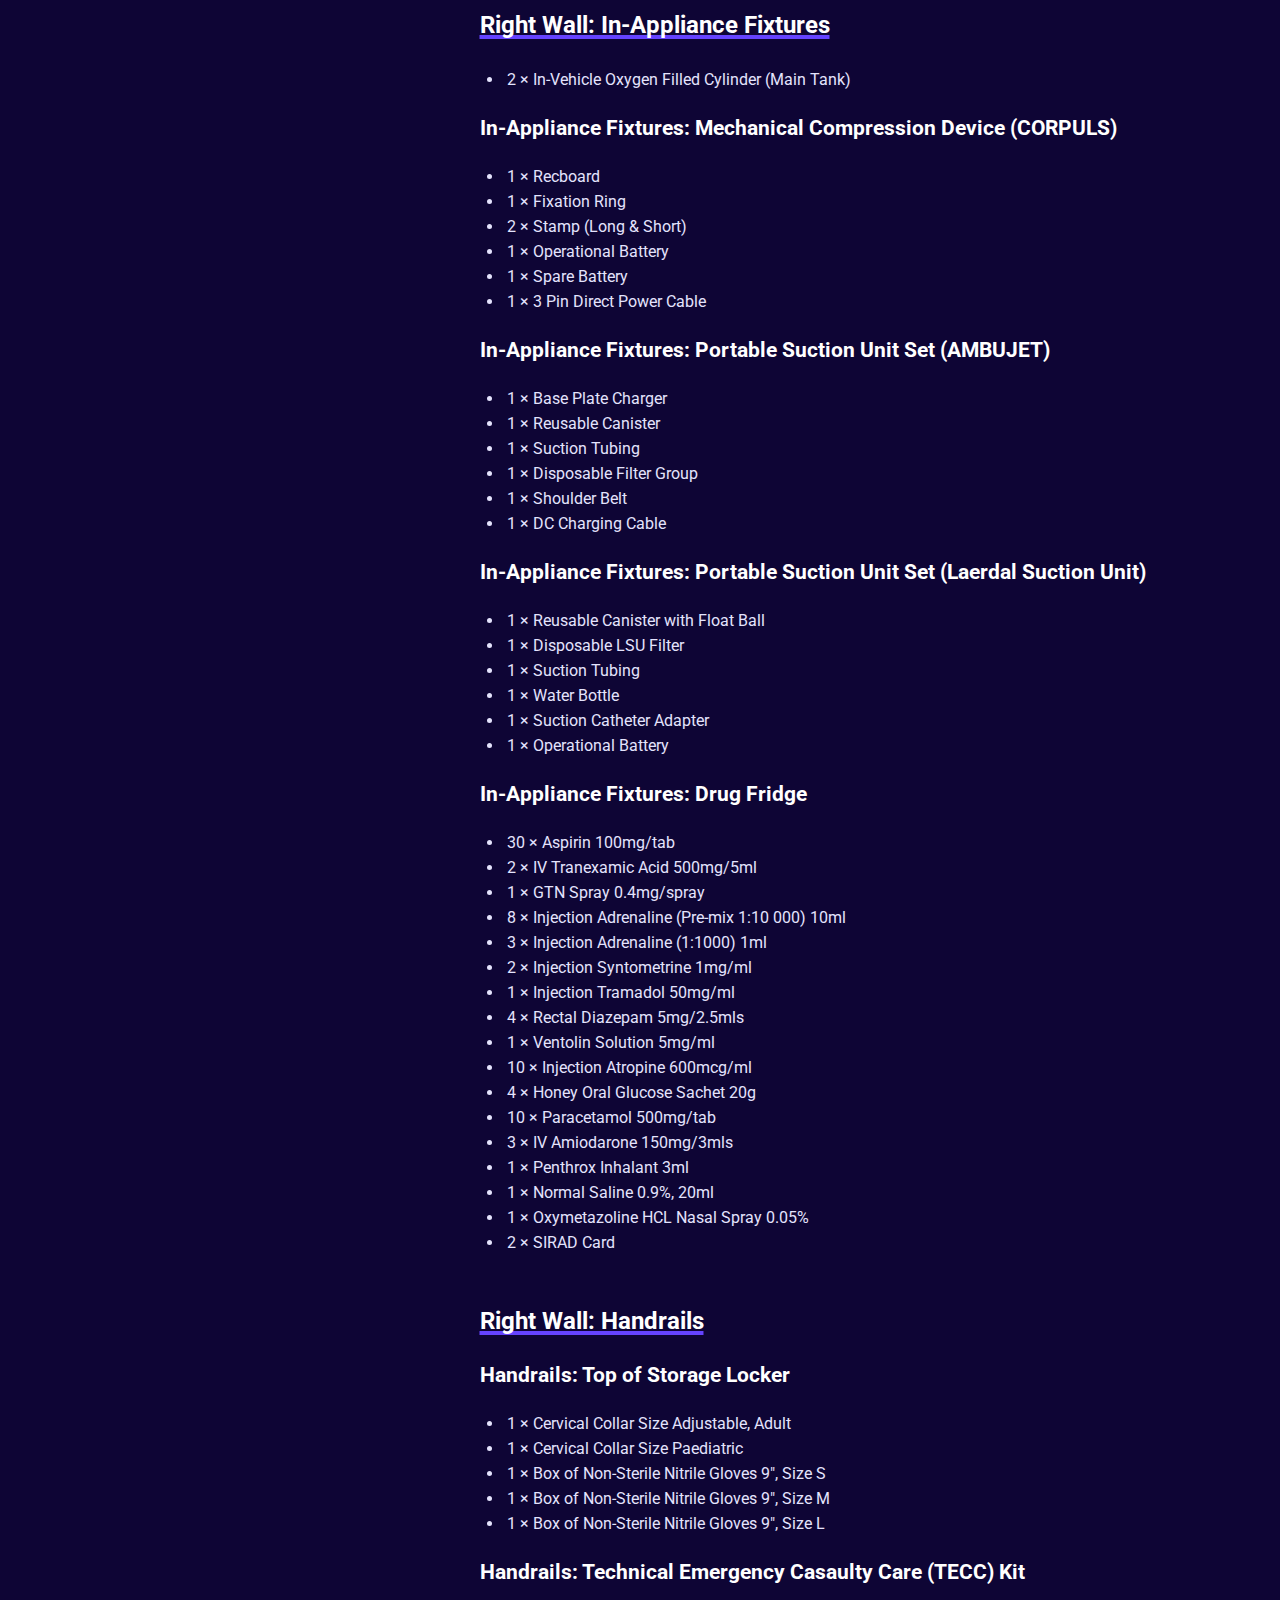
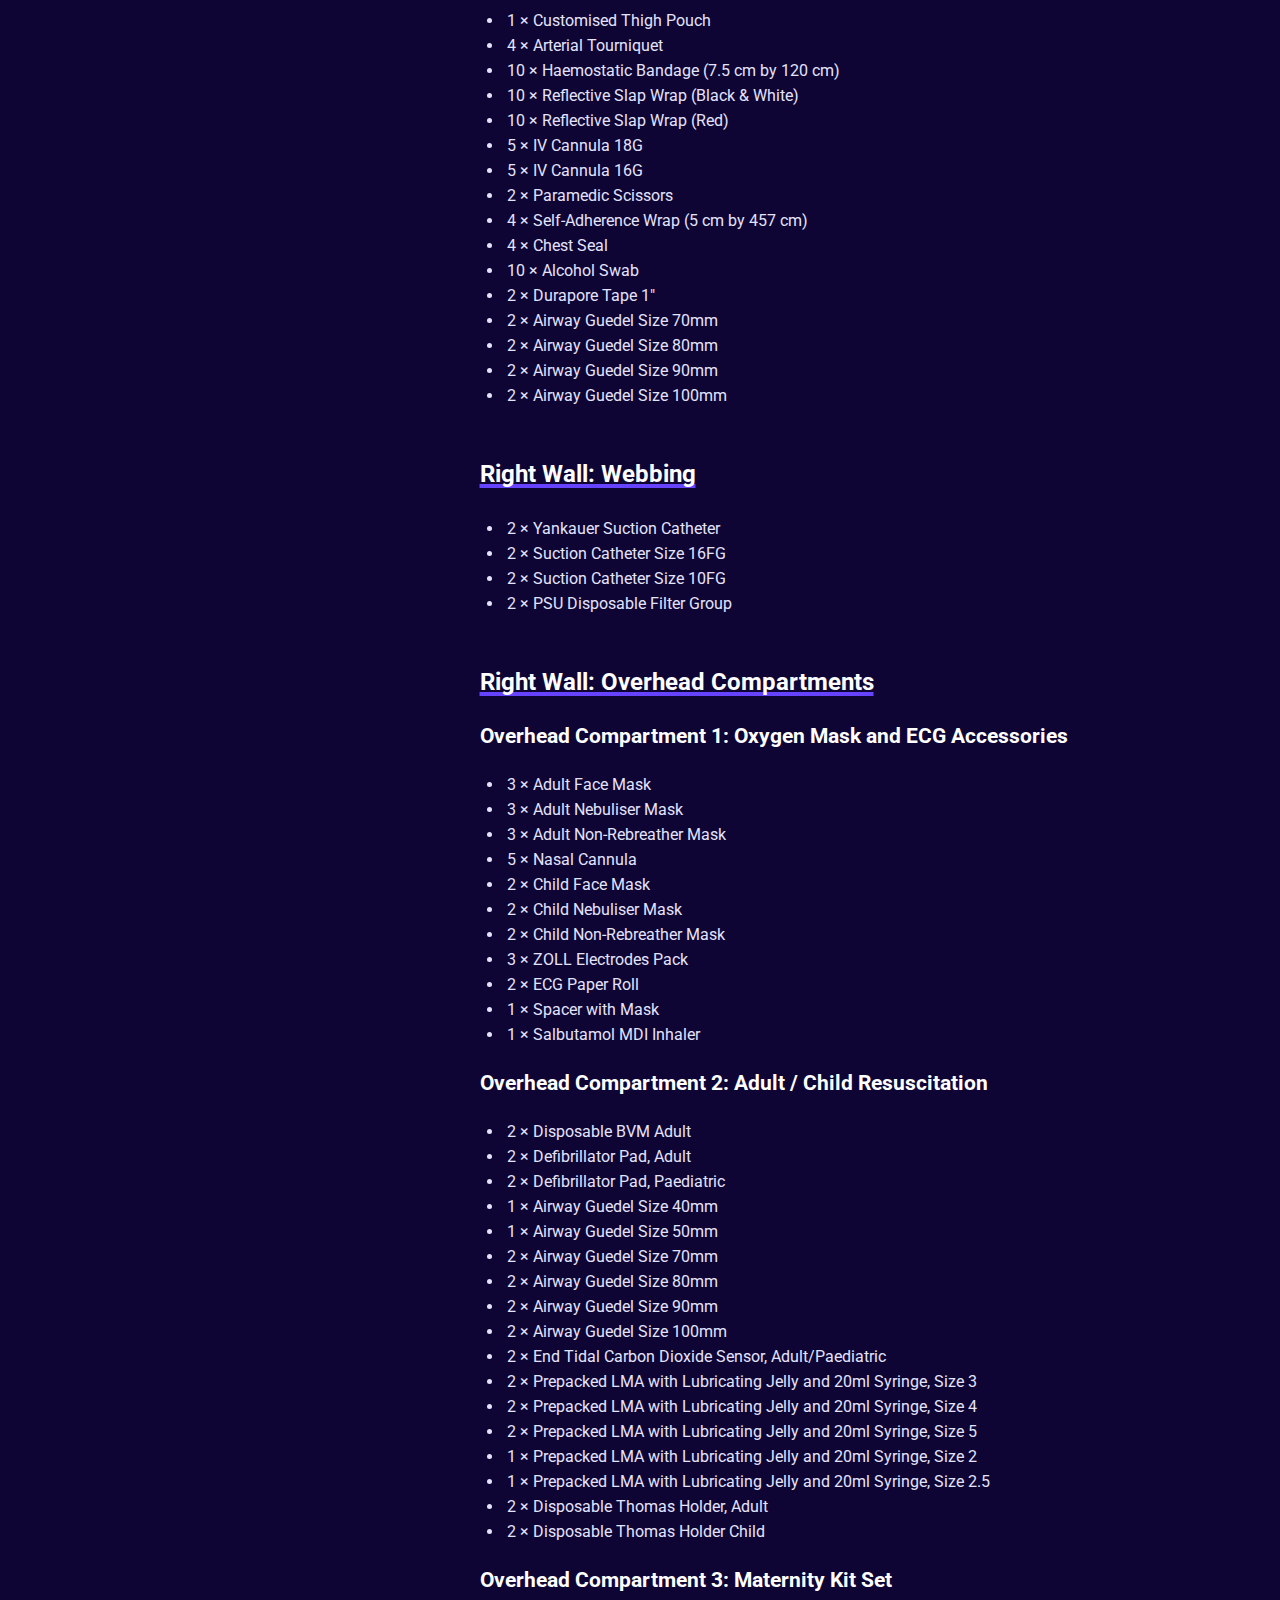
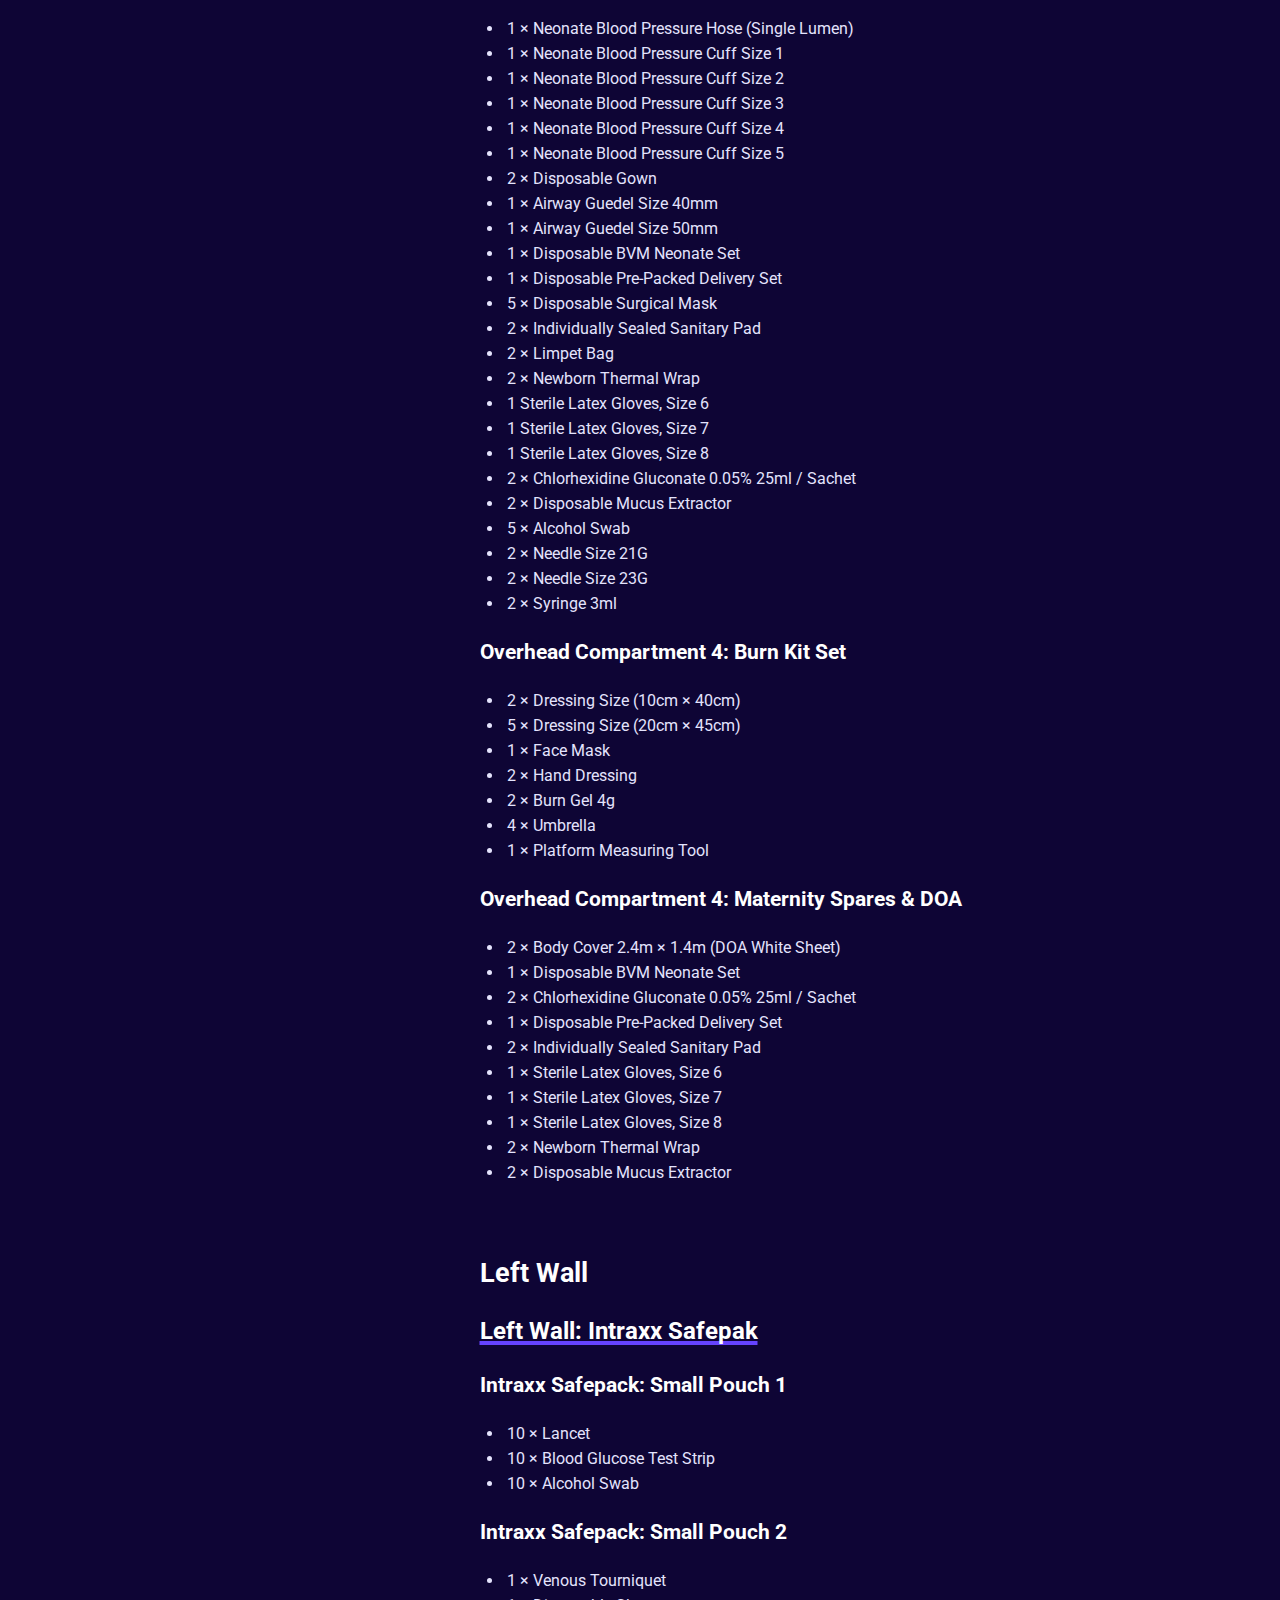
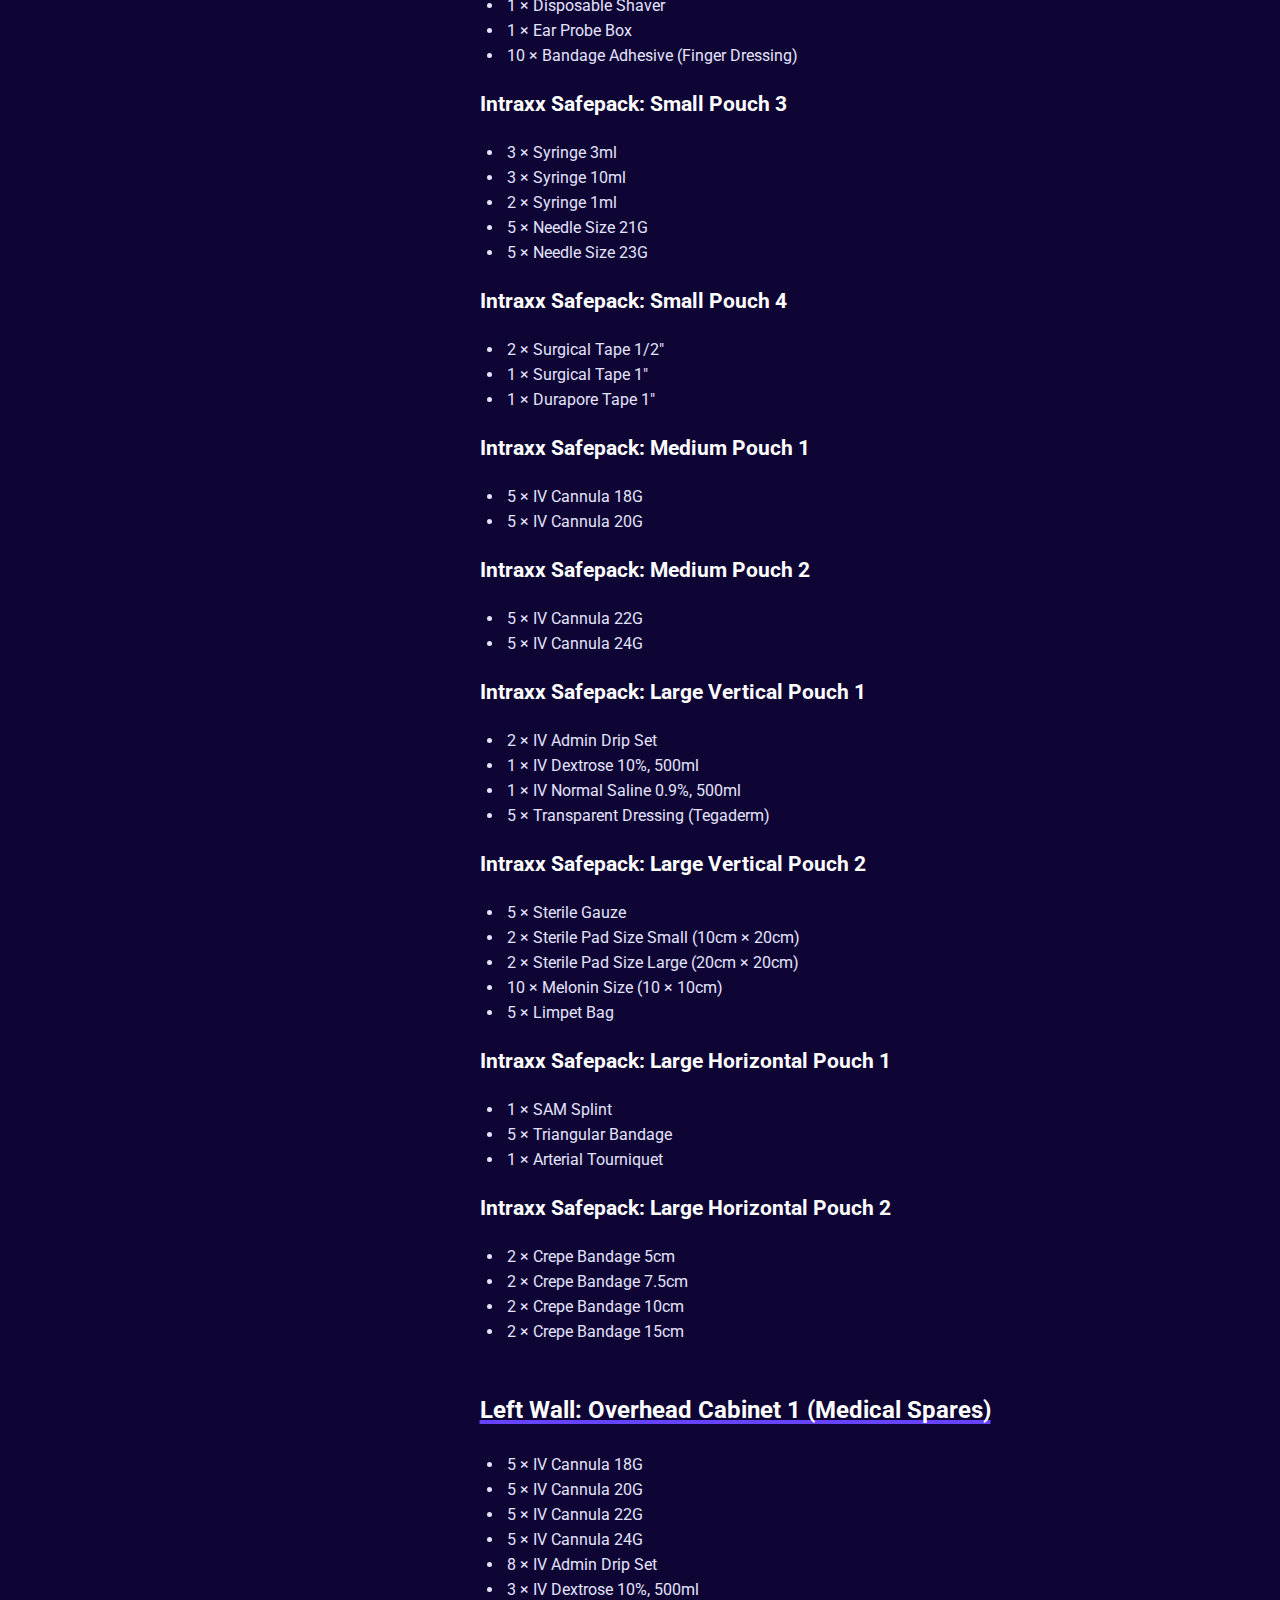
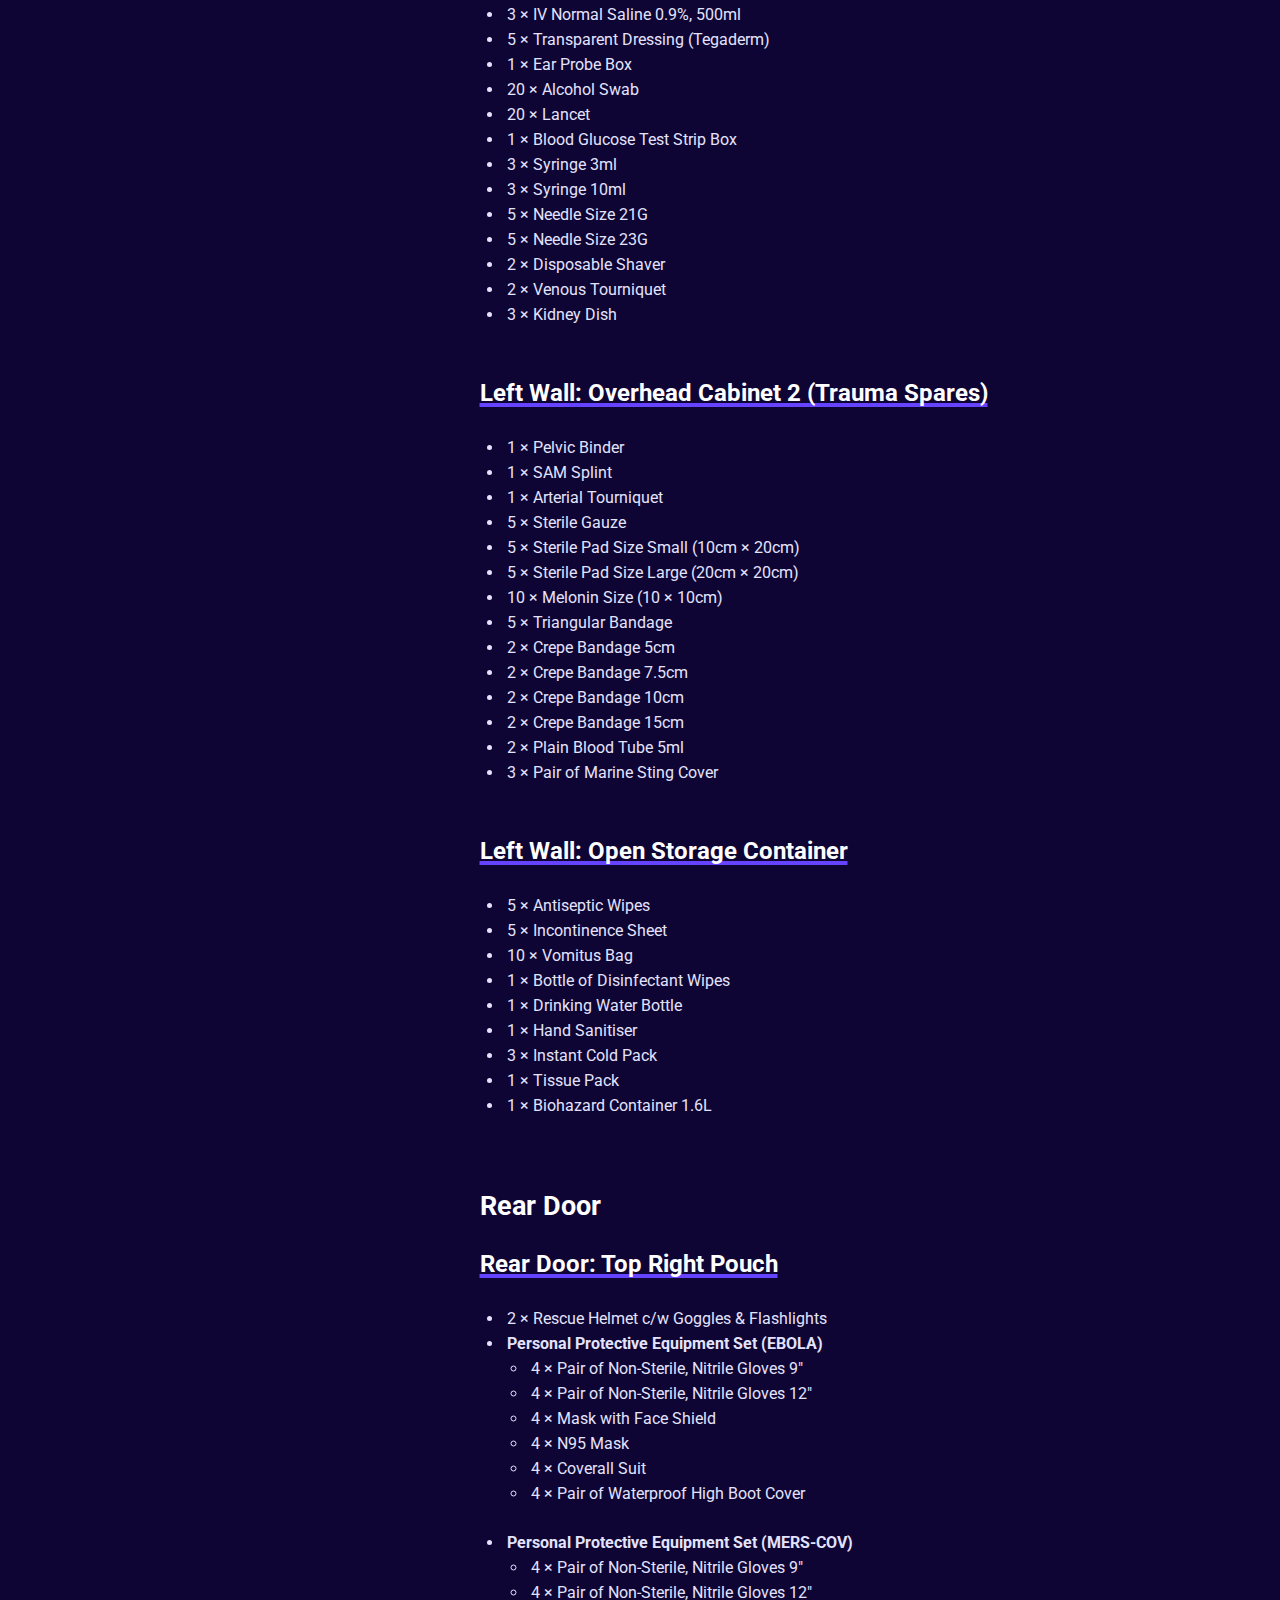
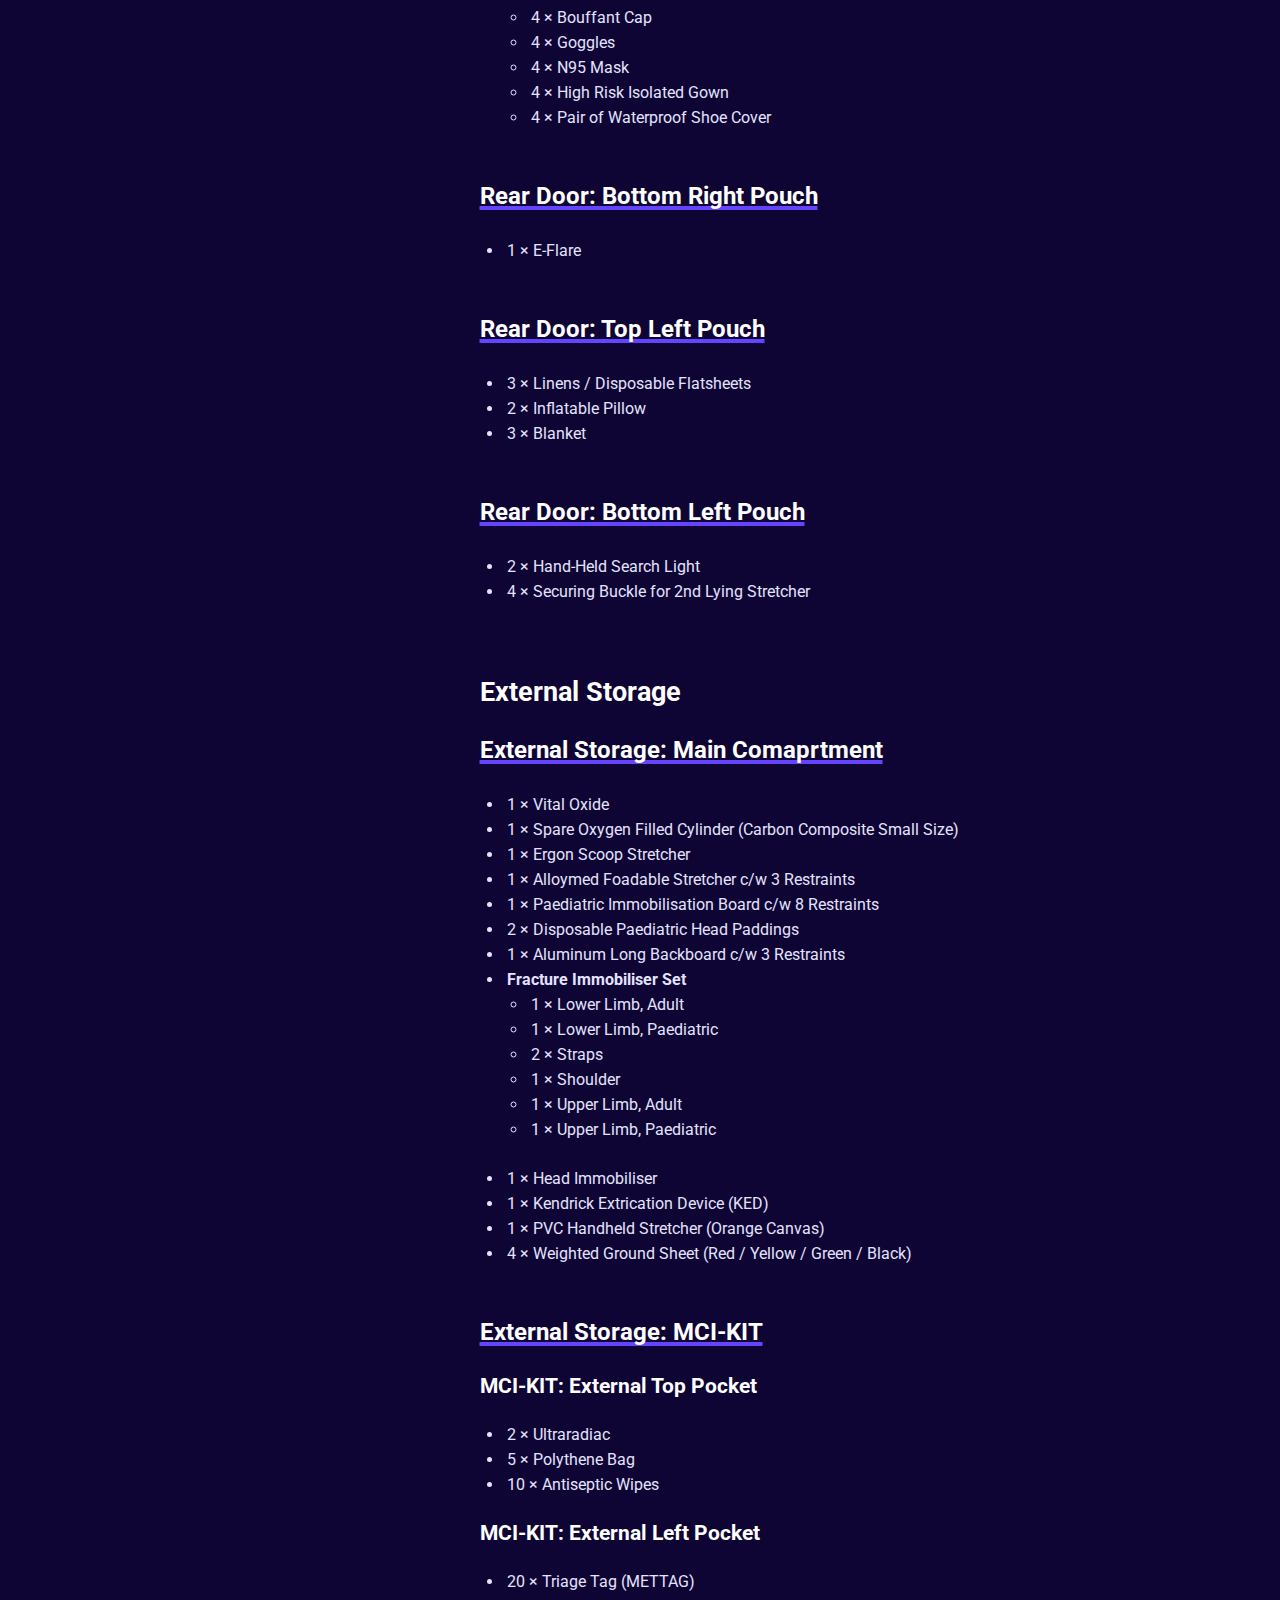
<file: gen-7-checklist.html>
<!DOCTYPE html>
<html lang="en">

<head>
    <title>Medic Handbook</title>
    <link rel="icon" type="image" href="./assets/icons/heart-pulse.svg">
    <meta charset="UTF-8">
    <meta name="viewport" content="width=device-width">
    <link rel="preconnect" href="https://fonts.googleapis.com">
    <link rel="preconnect" href="https://fonts.gstatic.com" crossorigin>
    <link href="https://fonts.googleapis.com/css2?family=Roboto&display=swap" rel="stylesheet">
    <link href="https://cdn.jsdelivr.net/npm/bootstrap@5.3.2/dist/css/bootstrap.min.css" rel="stylesheet" integrity="sha384-T3c6CoIi6uLrA9TneNEoa7RxnatzjcDSCmG1MXxSR1GAsXEV/Dwwykc2MPK8M2HN" crossorigin="anonymous">
    <link rel="stylesheet" href="./style.css" />
    <script src="./script.js"></script>
</head>

<body class="article-page">
  <!-- NAVBAR -->
  <nav class="navbar fixed-top navbar-expand-md">
    <div class="container-fluid">
      <a class="navbar-brand hidden-mobile" href="./index.html"><img src="./assets/icons/brand.svg" style="height: 30px;"></a>
      <div class="dir-toggler" onclick="toggleDir(this)"><img id="dirToggler" src="./assets/icons/bookmarks.svg" style="height: 24px;"></div>
      <a class="mobile-brand" href="./index.html" style="align-self: center;"><img src="./assets/icons/heart-pulse.svg" style="height: 25px;"></a>
      <div id="navbarToggler" class="navbar-toggler" onclick="toggleNav(this)">
        <div class="bar1"></div>
        <div class="bar2"></div>
        <div class="bar3"></div>
      </div>
      <div class="collapse navbar-collapse" id="navbarNavAltMarkup">
        <div class="navbar-nav">
          <div class="dropdown">
            <a class="nav-link dropbtn current-menu">References</a>
            <div class="dropdown-content">
              <a class="sub-link" href="./gen-6-checklist.html">Gen 6 Checklist</a>
              <a class="sub-link current-page" href="./gen-7-checklist.html">Gen 7 Checklist</a>
              <a class="sub-link">Equipment List</a>
            </div>
          </div>
          <div class="dropdown">
            <a class="nav-link dropbtn">Guides</a>
            <div class="dropdown-content">
              <a class="sub-link" href="./zoll.html">ZOLL X Series</a>
              <a class="sub-link">Blood Glucometer</a>
              <a class="sub-link">Laerdal Suction Unit</a>
            </div>
          </div>
          <div class="dropdown">
            <a class="nav-link dropbtn">Admin</a>
            <div class="dropdown-content">
              <a class="sub-link">Roster</a>
              <a class="sub-link">Leaves</a>
            </div>
          </div>
          <a class="nav-link" href="./about.html">About</a>
        </div>
      </div>
      <div class="search-bar">
        <form class="d-flex" role="search">
        <input class="form-control me-2" type="search" placeholder="Not Available" aria-label="Search">
        <button class="btn btn-outline-success" type="submit">Search</button>
        </form>
      </div>
    </div>
  </nav>

  <!-- SIDENAV -->
  <div id="sideNav" class="sidenav" style="width: 0px;">
    <div class="dropdown-btn nav-link current-menu" onclick="toggleRefDropdown(this)" style="padding-top: 24px;">References
      <img class="dropdown-icon" src="./assets/icons/caret-down-fill.svg">
    </div>
    <div id="refDropdown" class="dropdown-container" style="height: 175.56px;">
      <a class="sub-link" href="./gen-6-checklist.html">Gen 6 Checklist</a>
      <a class="sub-link current-page" href="./gen-7-checklist.html">Gen 7 Checklist</a>
      <a class="sub-link">Equipment List</a>
    </div>
    <a class="dropdown-btn nav-link" onclick="toggleGuideDropdown(this)">Guides
      <img class="dropdown-icon" src="./assets/icons/caret-down-fill.svg">
    </a>
    <div id="guideDropdown" class="dropdown-container" style="height: 175.56px;">
      <a class="sub-link" href="./zoll.html">ZOLL X Series</a>
      <a class="sub-link">Blood Glucometer</a>
      <a class="sub-link">Laerdal Suction Unit</a>
    </div>
    <a class="dropdown-btn nav-link" onclick="toggleAdminDropdown(this)">Admin
      <img class="dropdown-icon" src="./assets/icons/caret-down-fill.svg">
    </a>
    <div id="adminDropdown" class="dropdown-container" style="height: 122.38px;">
      <a class="sub-link">Roster</a>
      <a class="sub-link">Leaves</a>
    </div>
    <a class="nav-link">Links</a>
    <a class="nav-link" href="./about.html">About</a>
    <a class="nav-link" style="height: 80px"></a>
  </div>

  <!-- DIRECTORY -->
  <div id="pageDir" class="directory" style="width: 0px;">
    <div class="nav-link" style="margin-top: 24px;" onclick="window.scrollTo(0,0)">Gen 7 Amb - Equipment Inventory Checklist</div>
    <a class="dropdown-btn nav-link" onclick="toggleDropdown(this, '3')">Driver Cabin
      <img class="dropdown-icon" src="./assets/icons/caret-down-fill.svg">
    </a>
    <div class="dropdown-container" style="height: 176px">
      <a class="sub-link" onclick="scrollToID('DC1')">Main Compartment</a>
      <a class="sub-link" onclick="scrollToID('DC2')">Overhead Compartment</a>
      <a class="sub-link" onclick="scrollToID('DC3')">Behind Driver Seat</a>
    </div>
    <a class="dropdown-btn nav-link" onclick="toggleDropdown(this, '4')">Main Stretcher
      <img class="dropdown-icon" src="./assets/icons/caret-down-fill.svg">
    </a>
    <div class="dropdown-container" style="height: 229px;">
      <a class="sub-link" onclick="scrollToID('MS1')">Main Compartment</a>
      <a class="sub-link" onclick="scrollToID('MS2')">ZOLL X Series</a>
      <a class="sub-link" onclick="scrollToID('MS3')">Trauma Bag</a>
      <a class="sub-link" onclick="scrollToID('MS4')">Oxygen Bag</a>
    </div>
    <a class="nav-link" onclick="scrollToID('FW')">Frontal Wall</a>
    <a class="dropdown-btn nav-link" onclick="toggleDropdown(this, '4')">Right Wall
      <img class="dropdown-icon" src="./assets/icons/caret-down-fill.svg">
    </a>
    <div class="dropdown-container" style="height: 229px;">
      <a class="sub-link" onclick="scrollToID('RW1')">In-Appliance Fixtures</a>
      <a class="sub-link" onclick="scrollToID('RW2')">Handrails</a>
      <a class="sub-link" onclick="scrollToID('RW3')">Webbing</a>
      <a class="sub-link" onclick="scrollToID('RW4')">Overhead Comaprtments</a>
    </div>
    <a class="dropdown-btn nav-link" onclick="toggleDropdown(this, '4')">Left Wall
      <img class="dropdown-icon" src="./assets/icons/caret-down-fill.svg">
    </a>
    <div class="dropdown-container" style="height: 229px;">
      <a class="sub-link" onclick="scrollToID('LW1')">Intraxx Safepak</a>
      <a class="sub-link" onclick="scrollToID('LW2')">Overhead Medical Spares</a>
      <a class="sub-link" onclick="scrollToID('LW3')">Overhead Trauma Spares</a>
      <a class="sub-link" onclick="scrollToID('LW4')">Open Storage Container</a>
    </div>
    <a class="dropdown-btn nav-link" onclick="toggleDropdown(this, '4')">Rear Door
      <img class="dropdown-icon" src="./assets/icons/caret-down-fill.svg">
    </a>
    <div class="dropdown-container" style="height: 229px;">
      <a class="sub-link" onclick="scrollToID('RD1')">Top Right Pouch</a>
      <a class="sub-link" onclick="scrollToID('RD2')">Bottom Right Pouch</a>
      <a class="sub-link" onclick="scrollToID('RD3')">Top Left Pouch</a>
      <a class="sub-link" onclick="scrollToID('RD4')">Webbing Compartment</a>
    </div>
    <a class="dropdown-btn nav-link" onclick="toggleDropdown(this, '2')">External Storage
      <img class="dropdown-icon" src="./assets/icons/caret-down-fill.svg">
    </a>
    <div class="dropdown-container" style="height: 122px;">
      <a class="sub-link" onclick="scrollToID('ES1')">Main Comaprtment</a>
      <a class="sub-link" onclick="scrollToID('ES2')">MCI-KIT</a>
    </div>
    <a class="nav-link" style="height: 80px"></a>
  </div>

  <!-- MAIN -->
  <main>
    <div class="main-container">
      <!-- IN PAGE DIRECTORY -->
      <div class="inpage-directory" style="width: 300px;">
        <div class="nav-link" style="margin-top: 24px;" onclick="window.scrollTo(0,0)">Gen 7 Amb - Equipment Inventory Checklist</div>
        <a class="dropdown-btn nav-link" onclick="toggleDropdown(this, '3')">Driver Cabin
          <img class="dropdown-icon" src="./assets/icons/caret-down-fill.svg">
        </a>
        <div class="dropdown-container" style="height: 176px">
          <a class="sub-link" onclick="scrollToID('DC1')">Main Compartment</a>
          <a class="sub-link" onclick="scrollToID('DC2')">Overhead Compartment</a>
          <a class="sub-link" onclick="scrollToID('DC3')">Behind Driver Seat</a>
        </div>
        <a class="dropdown-btn nav-link" onclick="toggleDropdown(this, '4')">Main Stretcher
          <img class="dropdown-icon" src="./assets/icons/caret-down-fill.svg">
        </a>
        <div class="dropdown-container" style="height: 229px;">
          <a class="sub-link" onclick="scrollToID('MS1')">Main Compartment</a>
          <a class="sub-link" onclick="scrollToID('MS2')">ZOLL X Series</a>
          <a class="sub-link" onclick="scrollToID('MS3')">Trauma Bag</a>
          <a class="sub-link" onclick="scrollToID('MS4')">Oxygen Bag</a>
        </div>
        <a class="nav-link" onclick="scrollToID('FW')">Frontal Wall</a>
        <a class="dropdown-btn nav-link" onclick="toggleDropdown(this, '4')">Right Wall
          <img class="dropdown-icon" src="./assets/icons/caret-down-fill.svg">
        </a>
        <div class="dropdown-container" style="height: 229px;">
          <a class="sub-link" onclick="scrollToID('RW1')">In-Appliance Fixtures</a>
          <a class="sub-link" onclick="scrollToID('RW2')">Handrails</a>
          <a class="sub-link" onclick="scrollToID('RW3')">Webbing</a>
          <a class="sub-link" onclick="scrollToID('RW4')">Overhead Comaprtments</a>
        </div>
        <a class="dropdown-btn nav-link" onclick="toggleDropdown(this, '4')">Left Wall
          <img class="dropdown-icon" src="./assets/icons/caret-down-fill.svg">
        </a>
        <div class="dropdown-container" style="height: 229px;">
          <a class="sub-link" onclick="scrollToID('LW1')">Intraxx Safepak</a>
          <a class="sub-link" onclick="scrollToID('LW2')">Overhead Medical Spares</a>
          <a class="sub-link" onclick="scrollToID('LW3')">Overhead Trauma Spares</a>
          <a class="sub-link" onclick="scrollToID('LW4')">Open Storage Container</a>
        </div>
        <a class="dropdown-btn nav-link" onclick="toggleDropdown(this, '4')">Rear Door
          <img class="dropdown-icon" src="./assets/icons/caret-down-fill.svg">
        </a>
        <div class="dropdown-container" style="height: 229px;">
          <a class="sub-link" onclick="scrollToID('RD1')">Top Right Pouch</a>
          <a class="sub-link" onclick="scrollToID('RD2')">Bottom Right Pouch</a>
          <a class="sub-link" onclick="scrollToID('RD3')">Top Left Pouch</a>
          <a class="sub-link" onclick="scrollToID('RD4')">Webbing Compartment</a>
        </div>
        <a class="dropdown-btn nav-link" onclick="toggleDropdown(this, '2')">External Storage
          <img class="dropdown-icon" src="./assets/icons/caret-down-fill.svg">
        </a>
        <div class="dropdown-container" style="height: 122px;">
          <a class="sub-link" onclick="scrollToID('ES1')">Main Comaprtment</a>
          <a class="sub-link" onclick="scrollToID('ES2')">MCI-KIT</a>
        </div>
        <a class="nav-link" style="height: 80px"></a>
      </div>

      <!-- FILLER DIRECTORY -->
      <div  class="filler-directory"></div>

      <!-- ARTICLE -->
      <div class="article">
        <h1>Gen 7 Amb - Equipment Inventory Checklist</h1>
        <h2>Driver Cabin</h2>
        <div class="h2-container">
          <h3 id="DC1">Main Compartment</h3>
          <div class="h3-container">
            <ul>
              <li>1 &#215 MIS Smart Phone</li>
              <li>2 &#215 Portable Radio Communication Set (MCN2)</li>
              <li>1 &#215 Vehicle Tool Jack</li>
              <li>1 &#215 Vehicle Breakdown Sign</li>
              <li>1 &#215 Driver log Book</li>
              <li>1 &#215 Daily Vehicle Maintenance Log Book</li>
            </ul>
          </div>
          <h3 id="DC2">Driver Cabin: Overhead Compartment</h3>
          <div class="h3-container">
            <ul>
              <li>2 &#215 Rescue Helmet c/w Goggles & Flashlights</li>
              <li>1 &#215 Hazmat Handbook</li>
            </ul>
          </div>
          <h3 id="DC3">Driver Cabin: Behind Driver Seat</h3>
          <div class="h3-container">
            <ul>
              <li>1 &#215 Fire Extinguisher</li>
            </ul>
          </div>
        </div>
        <h2>Main Stretcher</h2>
        <div class="h2-container">
          <h3 id="MS1">Main Stretcher: Main Compartment</h3>
          <div class="h3-container">
            <ul>
              <li>1 &#215 Chair - Cot Stretcher c/w Mattress & 4 Restraints (Ferno 28Z)</li>
              <li>1 &#215 PVC Handheld Stretcher (Orange Canvas)</li>
              <li>1 &#215 Blanket</li>
              <li>1 &#215 Cervical Collar Size Adjustable, Adult</li>
            </ul>
          </div>
          <h3 id="MS2">Main Stretcher: Defibrillator Set (Zoll X-Series Advanced)</h3>
          <div class="h3-container">
            <ul>
              <li>2 &#215 SurePower II Battery Pack</li>
            </ul>
            <h4>Zoll X-Series Advanced: AED Comaprtment</h4>
            <ul>
              <li>2 &#215 Defibrillator Pad, Adult</li>
              <li>1 &#215 Defibrillator Pad, Paediatric</li>
              <li>1 &#215 Multifunction Cable</li>
              <li>1 &#215 End Tidal Carbon Dioxide Sensor, Adult/Paediatric</li>
              <li>1 &#215 End Tidal Carbon Dioxide Sensor, Infant/Neonate</li>
            </ul>
            <h4>Zoll X-Series Advanced: SpO2 Compartment</h4>
            <ul>
              <li>1 &#215 Portable Handheld Pulse Oximeter (SPO2)</li>
              <li>1 &#215 Saturation Pulse Oxymeter Main Trunk</li>
              <li>1 &#215 Saturation Pulse Oxymeter Cable, Adult</li>
              <li>1 &#215 Saturation Pulse Oxymeter Cable, Paediatric</li>
            </ul>
            <h4>Zoll X-Series Advanced: BP Compartment</h4>
            <ul>
              <li>1 &#215 Blood Pressure Cuff Child (Size 9)</li>
              <li>1 &#215 Blood Pressure Cuff Small Adult (Size 10)</li>
              <li>1 &#215 Blood Pressure Cuff Adult (Size 11)</li>
              <li>1 &#215 Blood Pressure Cuff Large Adult (Size 12)</li>
              <li>1 &#215 Temperature Sensor Cable, Adult</li>
              <li>1 &#215 Temperature Sensor Cable, Paediatric</li>
            </ul>
            <h4>Zoll X-Series Advanced: ECG Compartment</h4>
            <ul>
              <li class="yellow-li">1 &#215 Limb Lead Cable (4-lead)</li>
              <li class="yellow-li">1 &#215 Chest Lead Cable (12-lead)</li>
              <li>1 &#215 Disposable Shaver</li>
              <li>1 &#215 Sterile Gauze</li>
              <li>1 &#215 ZOLL Printer Roll</li>
              <li>3 &#215 ZOLL Electrodes Pack</li>
            </ul>
          </div>
          <h3 id="MS3">Main Stretcher: Trauma Kit Set</h3>
          <div class="h3-container">
            <h4>Trauma Kit Set: Main Compartment</h4>
            <ul>
              <li>1 &#215 Disposable BVM Adult Set</li>
              <li>1 &#215 Disposable BVM Paediatric Set</li>
              <li class="bold">1 &#215 Cooler Bag, Medium (Drug Bag)</li>
              <li class="bold">1 &#215 Intravenous Kit (IV Bag)</li>
              <li>2 &#215 Penthrox Inhalant 3ml</li>
              <li>1 &#215 Water Bottle with Cups</li>
              <li>1 &#215 Instant Cold Pack</li>
              <li>1 &#215 Spacer with Mask</li>
            </ul>
            <h4>Trauma Kit Set: Cooler Bag, Medium (Drug Bag)</h4>
            <ul>
              <li>15 &#215 Aspirin 100mg/tab</li>
              <li>2 &#215 IV Tranexamic Acid 500mg/5ml</li>
              <li>1 &#215 GTN Spray 0.4mg/spray</li>
              <li>2 &#215 Injection Adrenaline (Pre-mix 1:10 000) 10ml</li>
              <li>3 &#215 Injection Adrenaline (1:1000) 1ml</li>
              <li>1 &#215 Injection Syntometrine 1mg/ml</li>
              <li>2 &#215 Injection Tramadol 50mg/ml</li>
              <li>4 &#215 Rectal Diazepam 5mg/2.5mls</li>
              <li>1 &#215 Ventolin Solution 5mg/ml</li>
              <li>4 &#215 Injection Atropine 600mcg/ml</li>
              <li>2 &#215 Honey Oral Glucose Sachet 20g</li>
              <li>2 &#215 ParaResear Door33ottomi>etamol 500mg/tab</li>
              <li>3 &#215 IV Amiodarone 150mg/3mls</li>
              <li>2 &#215 Syringe 1ml</li>
              <li>2 &#215 Syringe 3ml</li>
              <li>2 &#215 Syringe 10ml</li>
              <li>2 &#215 Needle 21G</li>
              <li>2 &#215 Needle 23G</li>
              <li>1 &#215 Normal Saline 0.9%, 20ml</li>
            </ul>
            <h4>Trauma Kit Set: Intravenous Kit (IV Bag)</h4>
            <ul>
              <li>5 &#215 Alcohol Swab</li>
              <li>5 &#215 Bandage Adhesive (Finger Dressing)</li>
              <li>1 &#215 Surgical Tape 1/2"</li>
              <li>1 &#215 Venous Tourniquet</li>
              <li>2 &#215 TXA Sticker</li>
              <li>1 &#215 IV Normal Saline 0.9%, 500mls</li>
              <li>1 &#215 Dextrose 10%, 500ml</li>
              <li>1 &#215 IV Normal Saline 0.9%, 100ml</li>
              <li>2 &#215 IV Cannula Size 18G</li>
              <li>2 &#215 IV Cannula Size 20G</li>
              <li>2 &#215 IV Cannula Size 22G</li>
              <li>2 &#215 IV Cannula Size 24G</li>
              <li>2 Pairs &#215 Non-Sterile Nitrile Gloves 9" (Medium)</li>
              <li>1 &#215 Kidney Dish</li>
              <li>5 &#215 Transparent Dressing (Tegaderm)</li>
              <li>2 &#215 IV Admin Drip Set</li>
              <li>2 &#215 Needle 21G</li>
              <li>2 &#215 Needle 23G</li>
              <li>2 &#215 Syringe 1ml</li>
              <li>2 &#215 Syringe 3ml</li>
              <li>2 &#215 Syringe 10ml</li>
              <li>1 &#215 Sharp Box, 0.5L</li>
            </ul>
            <h4>Trauma Kit Set: Top Lid Fold</h4>
            <ul>
              <li>4 &#215 Disposable Surgical Mask</li>
              <li>5 &#215 Refused Conveyance Form English</li>
              <li>5 &#215 Refused Conveyance Form Malay</li>
              <li>5 &#215 Refused Conveyance Form Mandarin</li>
              <li>5 &#215 Refused Conveyance Form Tamil</li>
              <li>5 &#215 Treat & Discharge Treatment Form</li>
              <li>5 &#215 Memo to Doctor Certifying Death</li>
              <li>5 &#215 Correspondence Notice for Accident Involving SCDf Vehicles</li>
              <li>5 &#215 Envelopes</li>
              <li>1 &#215 Fingerprint Pad</li>
              <li>2 Pairs &#215 Non-Sterile Nitrile Gloves 9" (Medium)</li>
              <li>12 &#215 Patient Safety Tag - "No Sharps or Blood Pressure"</li>
              <li>1 &#215 Stethoscope</li>
              <li>1 &#215 Broslow Tape</li>
              <li>1 &#215 Airway Guedel Size 40mm</li>
              <li>1 &#215 Airway Guedel Size 50mm</li>
              <li>1 &#215 Airway Guedel Size 70mm</li>
              <li>1 &#215 Airway Guedel Size 80mm</li>
              <li>1 &#215 Airway Guedel Size 90mm</li>
              <li>1 &#215 Airway Guedel Size 100mm</li>
              <li>1 &#215 Salbutamol MDI Inhaler</li>
            </ul>
            <h4>Trauma Kit Set: Rear Pocket - Airway Management</h4>
            <ul>
              <li>1 &#215 Prepacked LMA with Lubricating Jelly and 20ml Syringe, Size 3</li>
              <li>1 &#215 Prepacked LMA with Lubricating Jelly and 20ml Syringe, Size 4</li>
              <li>1 &#215 Prepacked LMA with Lubricating Jelly and 20ml Syringe, Size 5</li>
              <li>1 &#215 Prepacked LMA with Lubricating Jelly and 20ml Syringe, Size 2</li>
              <li>1 &#215 Prepacked LMA with Lubricating Jelly and 20ml Syringe, Size 2.5</li>
              <li>2 &#215 Disposable Airway Tube Holder, Adult</li>
              <li>2 &#215 Disposable Airway Tube Holder, Paediatric</li>
              <li>1 &#215 Durapore Tape 1"</li>
              <li>1 &#215 Syringe 20ml</li>
            </ul>
            <h4>Trauma Kit Set: Front Pocket - Dressing</h4>
            <ul>
              <li>10 &#215 Bandage Adhesive (Finger Dressing)</li>
              <li>1 &#215 Paramedic Scissors</li>
              <li>1 &#215 Surgical Scissors</li>
              <li>1 &#215 Pen Torch</li>
              <li>2 &#215 Normal Saline 0.9%, 20ml</li>
              <li>10 &#215 Melonin 10cm by 10cm</li>
              <li>5 &#215 Sterile Pad Size Small (10cm by 20cm)</li>
              <li>2 &#215 Sterile Pad Size Large (20cm by 20cm)</li>
              <li>5 &#215 Sterile Gauze</li>
              <li>2 &#215 Crepe Bandage 5cm</li>
              <li>2 &#215 Crepe Bandage 7.5cm</li>
              <li>1 &#215 Crepe Bandage 10cm</li>
              <li>1 &#215 Crepe Bandage 15cm</li>
              <li>1 &#215 Surgical Tape 1/2"</li>
              <li>1 &#215 Surgical Tape 1"</li>
            </ul>
            <h4>Trauma Kit Set: Right Large Pocket - Vital Sign</h4>
            <ul>
              <li class="bold">Blood Glucometer Set</li>
                <ul>
                  <li>3 &#215 Lancet</li>
                  <li>5 &#215 Test Strips</li>
                  <li>5 &#215 Alcohol Swab</li>
                </ul>
              <li>1 &#215 Portable Handheld Pulse Oximeter (SPO2)</li>
              <li>1 &#215 Digital Ear Thermometer (Thermoscan)</li>
              <li>5 &#215 Ear Probe Cover</li>
              <li>1 &#215 Digital Blood Pressure Set</li>
            </ul>
            <h4>Trauma Kit Set: Left Large Pocket - Others</h4>
            <ul>
              <li>2 &#215 Arterial Tourniquet</li>
              <li>1 &#215 SAM Splint</li>
              <li>5 &#215 Triangular Bandage</li>
              <li>2 &#215 Incontinence Sheet</li>
              <li>2 &#215 Limpet Bag</li>
              <li>5 &#215 Vomitus Bag</li>
              <li>5 &#215 Antiseptic Wipes</li>
              <li>1 &#215 Oxymetazoline HCL Nasal Spray 0.05% </li>
            </ul>
          </div>
          <h3 id="MS4">Main Stretcher: Portable Oxygen Administration Kit</h3>
          <div class="h3-container">
            <ul>
              <li>1 &#215 Adult Face Mask</li>
              <li>1 &#215 Adult Nebuliser Mask</li>
              <li>1 &#215 Adult Non-Rebreather Mask</li>
              <li>1 &#215 Child Face Mask</li>
              <li>1 &#215 Child Nebuliser Mask</li>
              <li>1 &#215 Child Non-Rebreather Mask</li>
              <li>1 &#215 Nasal Cannula</li>
              <li>1 &#215 Oxygen Filled Cylinder with regulator</li>
              <li>1 &#215 Spanner for Oxygen Filled Cylinder</li>
              <li>1 &#215 Airway Guedel Size 70mm</li>
              <li>1 &#215 Airway Guedel Size 80mm</li>
              <li>1 &#215 Airway Guedel Size 90mm</li>
              <li>1 &#215 Airway Guedel Size 100mm</li>
              <li>1 &#215 Airway Guedel Size 50mm</li>
              <li>1 &#215 Airway Guedel Size 40mm</li>
            </ul>
          </div>
        </div>
        <h2 id="FW">Frontal Wall</h2>
        <div class="h2-container">
          <h3>Frontal Wall: Overhead Compartment</h3>
          <div class="h3-container">
            <ul>
              <li>4 &#215 Raincoat Pantsuit With Wording "SCDF"</li>
              <li>4 &#215 Safety Vest c/w Wording "SCDF PARAMEDIC"</li>
            </ul>
          </div>
        </div>
        <h2>Right Wall</h2>
        <div class="h2-container">
          <h3 id="RW1">Right Wall: In-Appliance Fixtures</h3>
          <div class="h3-container">
            <ul>
              <li>2 &#215 In-Vehicle Oxygen Filled Cylinder (Main Tank)</li>
            </ul>
            <h4>In-Appliance Fixtures: Mechanical Compression Device (CORPULS)</h4>
              <ul>
                <li>1 &#215 Recboard</li>
                <li>1 &#215 Fixation Ring</li>
                <li>2 &#215 Stamp (Long & Short)</li>
                <li>1 &#215 Operational Battery</li>
                <li>1 &#215 Spare Battery</li>
                <li>1 &#215 3 Pin Direct Power Cable</li>
              </ul>
            <h4>In-Appliance Fixtures: Portable Suction Unit Set (AMBUJET)</h4>
              <ul>
                <li>1 &#215 Base Plate Charger</li>
                <li>1 &#215 Reusable Canister</li>
                <li>1 &#215 Suction Tubing</li>
                <li>1 &#215 Disposable Filter Group</li>
                <li>1 &#215 Shoulder Belt</li>
                <li>1 &#215 DC Charging Cable</li>
              </ul>
            <h4>In-Appliance Fixtures: Portable Suction Unit Set (Laerdal Suction Unit)</h4>
              <ul>
                <li>1 &#215 Reusable Canister with Float Ball</li>
                <li>1 &#215 Disposable LSU Filter</li>
                <li>1 &#215 Suction Tubing</li>
                <li>1 &#215 Water Bottle</li>
                <li>1 &#215 Suction Catheter Adapter</li>
                <li>1 &#215 Operational Battery</li>
              </ul>
            <h4>In-Appliance Fixtures: Drug Fridge</h4>
              <ul>
                <li>30 &#215 Aspirin 100mg/tab</li>
                <li>2 &#215 IV Tranexamic Acid 500mg/5ml</li>
                <li>1 &#215 GTN Spray 0.4mg/spray</li>
                <li>8 &#215 Injection Adrenaline (Pre-mix 1:10 000) 10ml</li>
                <li>3 &#215 Injection Adrenaline (1:1000) 1ml</li>
                <li>2 &#215 Injection Syntometrine 1mg/ml</li>
                <li>1 &#215 Injection Tramadol 50mg/ml</li>
                <li>4 &#215 Rectal Diazepam 5mg/2.5mls</li>
                <li>1 &#215 Ventolin Solution 5mg/ml</li>
                <li>10 &#215 Injection Atropine 600mcg/ml</li>
                <li>4 &#215 Honey Oral Glucose Sachet 20g</li>
                <li>10 &#215 Paracetamol 500mg/tab</li>
                <li>3 &#215 IV Amiodarone 150mg/3mls</li>
                <li>1 &#215 Penthrox Inhalant 3ml</li>
                <li>1 &#215 Normal Saline 0.9%, 20ml</li>
                <li>1 &#215 Oxymetazoline HCL Nasal Spray 0.05%</li>
                <li>2 &#215 SIRAD Card</li>
              </ul>
          </div>  
          <h3 id="RW2">Right Wall: Handrails</h3>
          <div class="h3-container">
            <h4>Handrails: Top of Storage Locker</h4>
            <ul>
              <li>1 &#215 Cervical Collar Size Adjustable, Adult</li>
              <li>1 &#215 Cervical Collar Size Paediatric</li>
              <li>1 &#215 Box of Non-Sterile Nitrile Gloves 9", Size S</li>
              <li>1 &#215 Box of Non-Sterile Nitrile Gloves 9", Size M</li>
              <li>1 &#215 Box of Non-Sterile Nitrile Gloves 9", Size L</li>
            </ul>
            <h4>Handrails: Technical Emergency Casaulty Care (TECC) Kit</h4>
            <ul>
              <li>1 &#215 Customised Thigh Pouch</li>
              <li>4 &#215 Arterial Tourniquet</li>
              <li>10 &#215 Haemostatic Bandage (7.5 cm by 120 cm)</li>
              <li>10 &#215 Reflective Slap Wrap (Black & White)</li>
              <li>10 &#215 Reflective Slap Wrap (Red)</li>
              <li>5 &#215 IV Cannula 18G</li>
              <li>5 &#215 IV Cannula 16G</li>
              <li>2 &#215 Paramedic Scissors</li>
              <li>4 &#215 Self-Adherence Wrap (5 cm by 457 cm)</li>
              <li>4 &#215 Chest Seal</li>
              <li>10 &#215 Alcohol Swab</li>
              <li>2 &#215 Durapore Tape 1"</li>
              <li>2 &#215 Airway Guedel Size 70mm</li>
              <li>2 &#215 Airway Guedel Size 80mm</li>
              <li>2 &#215 Airway Guedel Size 90mm</li>
              <li>2 &#215 Airway Guedel Size 100mm</li>
            </ul>
          </div>
          <h3 id="RW3">Right Wall: Webbing</h3>
          <div class="h3-container">
            <ul>
              <li>2 &#215 Yankauer Suction Catheter</li>
              <li>2 &#215 Suction Catheter Size 16FG</li>
              <li>2 &#215 Suction Catheter Size 10FG</li>
              <li>2 &#215 PSU Disposable Filter Group</li>
            </ul>
          </div>
          <h3 id="RW4">Right Wall: Overhead Compartments</h3>
          <div class="h3-container">
            <h4>Overhead Compartment 1: Oxygen Mask and ECG Accessories</h4>
            <ul>
              <li>3 &#215 Adult Face Mask</li>
              <li>3 &#215 Adult Nebuliser Mask</li>
              <li>3 &#215 Adult Non-Rebreather Mask</li>
              <li>5 &#215 Nasal Cannula</li>
              <li>2 &#215 Child Face Mask</li>
              <li>2 &#215 Child Nebuliser Mask</li>
              <li>2 &#215 Child Non-Rebreather Mask</li>
              <li>3 &#215 ZOLL Electrodes Pack</li>
              <li>2 &#215 ECG Paper Roll</li>
              <li>1 &#215 Spacer with Mask</li>
              <li>1 &#215 Salbutamol MDI Inhaler</li>
            </ul>
            <h4>Overhead Compartment 2: Adult / Child Resuscitation</h4>
            <ul>
              <li>2 &#215 Disposable BVM Adult</li>
              <li>2 &#215 Defibrillator Pad, Adult</li>
              <li>2 &#215 Defibrillator Pad, Paediatric</li>
              <li>1 &#215 Airway Guedel Size 40mm</li>
              <li>1 &#215 Airway Guedel Size 50mm</li>
              <li>2 &#215 Airway Guedel Size 70mm</li>
              <li>2 &#215 Airway Guedel Size 80mm</li>
              <li>2 &#215 Airway Guedel Size 90mm</li>
              <li>2 &#215 Airway Guedel Size 100mm</li>
              <li>2 &#215 End Tidal Carbon Dioxide Sensor, Adult/Paediatric</li>
              <li>2 &#215 Prepacked LMA with Lubricating Jelly and 20ml Syringe, Size 3</li>
              <li>2 &#215 Prepacked LMA with Lubricating Jelly and 20ml Syringe, Size 4</li>
              <li>2 &#215 Prepacked LMA with Lubricating Jelly and 20ml Syringe, Size 5</li>
              <li>1 &#215 Prepacked LMA with Lubricating Jelly and 20ml Syringe, Size 2</li>
              <li>1 &#215 Prepacked LMA with Lubricating Jelly and 20ml Syringe, Size 2.5</li>
              <li>2 &#215 Disposable Thomas Holder, Adult</li>
              <li>2 &#215 Disposable Thomas Holder Child</li>
            </ul>
            <h4>Overhead Compartment 3: Maternity Kit Set</h4>
            <ul>
              <li>1 &#215 Neonate Blood Pressure Hose (Single Lumen)</li>
              <li>1 &#215 Neonate Blood Pressure Cuff Size 1</li>
              <li>1 &#215 Neonate Blood Pressure Cuff Size 2</li>
              <li>1 &#215 Neonate Blood Pressure Cuff Size 3</li>
              <li>1 &#215 Neonate Blood Pressure Cuff Size 4</li>
              <li>1 &#215 Neonate Blood Pressure Cuff Size 5</li>
              <li>2 &#215 Disposable Gown</li>
              <li>1 &#215 Airway Guedel Size 40mm</li>
              <li>1 &#215 Airway Guedel Size 50mm</li>
              <li>1 &#215 Disposable BVM Neonate Set</li>
              <li>1 &#215 Disposable Pre-Packed Delivery Set</li>
              <li>5 &#215 Disposable Surgical Mask</li>
              <li>2 &#215 Individually Sealed Sanitary Pad</li>
              <li>2 &#215 Limpet Bag</li>
              <li>2 &#215 Newborn Thermal Wrap</li>
              <li>1 Sterile Latex Gloves, Size 6</li>
              <li>1 Sterile Latex Gloves, Size 7</li>
              <li>1 Sterile Latex Gloves, Size 8</li>
              <li>2 &#215 Chlorhexidine Gluconate 0.05% 25ml / Sachet</li>
              <li>2 &#215 Disposable Mucus Extractor</li>
              <li>5 &#215 Alcohol Swab</li>
              <li>2 &#215 Needle Size 21G</li>
              <li>2 &#215 Needle Size 23G</li>
              <li>2 &#215 Syringe 3ml</li>
            </ul>
            <h4>Overhead Compartment 4: Burn Kit Set</h4>
            <ul>
              <li>2 &#215 Dressing Size (10cm &#215 40cm)</li>
              <li>5 &#215 Dressing Size (20cm &#215 45cm)</li>
              <li>1 &#215 Face Mask</li>
              <li>2 &#215 Hand Dressing</li>
              <li>2 &#215 Burn Gel 4g</li>
              <li>4 &#215 Umbrella</li>
              <li>1 &#215 Platform Measuring Tool</li>
            </ul>
            <h4>Overhead Compartment 4: Maternity Spares & DOA</h4>
            <ul>
              <li>2 &#215 Body Cover 2.4m &#215 1.4m (DOA White Sheet)</li>
              <li>1 &#215 Disposable BVM Neonate Set</li>
              <li>2 &#215 Chlorhexidine Gluconate 0.05% 25ml / Sachet</li>
              <li>1 &#215 Disposable Pre-Packed Delivery Set</li>
              <li>2 &#215 Individually Sealed Sanitary Pad</li>
              <li>1 &#215 Sterile Latex Gloves, Size 6</li>
              <li>1 &#215 Sterile Latex Gloves, Size 7</li>
              <li>1 &#215 Sterile Latex Gloves, Size 8</li>
              <li>2 &#215 Newborn Thermal Wrap</li>
              <li>2 &#215 Disposable Mucus Extractor</li>
            </ul>
          </div>
        </div>
        <h2>Left Wall</h2>
        <div class="h2-container">
          <h3 id="LW1">Left Wall: Intraxx Safepak</h3>
          <div class="h3-container">
            <h4>Intraxx Safepack: Small Pouch 1</h4>
            <ul>
              <li>10 &#215 Lancet</li>
              <li>10 &#215 Blood Glucose Test Strip</li>
              <li>10 &#215 Alcohol Swab</li>
            </ul>
            <h4>Intraxx Safepack: Small Pouch 2</h4>
            <ul>
              <li>1 &#215 Venous Tourniquet</li>
              <li>1 &#215 Disposable Shaver</li>
              <li>1 &#215 Ear Probe Box</li>
              <li>10 &#215 Bandage Adhesive (Finger Dressing)</li>
            </ul>
            <h4>Intraxx Safepack: Small Pouch 3</h4>
            <ul>
              <li>3 &#215 Syringe 3ml</li>
              <li>3 &#215 Syringe 10ml</li>
              <li>2 &#215 Syringe 1ml</li>
              <li>5 &#215 Needle Size 21G</li>
              <li>5 &#215 Needle Size 23G</li>
            </ul>
            <h4>Intraxx Safepack: Small Pouch 4</h4>
            <ul>
              <li>2 &#215 Surgical Tape 1/2"</li>
              <li>1 &#215 Surgical Tape 1"</li>
              <li>1 &#215 Durapore Tape 1"</li>
            </ul>
            <h4>Intraxx Safepack: Medium Pouch 1</h4>
            <ul>
              <li>5 &#215 IV Cannula 18G</li>
              <li>5 &#215 IV Cannula 20G</li>
            </ul>
            <h4>Intraxx Safepack: Medium Pouch 2</h4>
            <ul>
              <li>5 &#215 IV Cannula 22G</li>
              <li>5 &#215 IV Cannula 24G</li>
            </ul>
            <h4>Intraxx Safepack: Large Vertical Pouch 1</h4>
            <ul>
              <li>2 &#215 IV Admin Drip Set</li>
              <li>1 &#215 IV Dextrose 10%, 500ml</li>
              <li>1 &#215 IV Normal Saline 0.9%, 500ml</li>
              <li>5 &#215 Transparent Dressing (Tegaderm)</li>
            </ul>
            <h4>Intraxx Safepack: Large Vertical Pouch 2</h4>
            <ul>
              <li>5 &#215 Sterile Gauze</li>
              <li>2 &#215 Sterile Pad Size Small (10cm &#215 20cm)</li>
              <li>2 &#215 Sterile Pad Size Large (20cm &#215 20cm)</li>
              <li>10 &#215 Melonin Size (10 &#215 10cm)</li>
              <li>5 &#215 Limpet Bag</li>
            </ul>
            <h4>Intraxx Safepack: Large Horizontal Pouch 1</h4>
            <ul>
              <li>1 &#215 SAM Splint</li>
              <li>5 &#215 Triangular Bandage</li>
              <li>1 &#215 Arterial Tourniquet</li>
            </ul>
            <h4>Intraxx Safepack: Large Horizontal Pouch 2</h4>
            <ul>
              <li>2 &#215 Crepe Bandage 5cm</li>
              <li>2 &#215 Crepe Bandage 7.5cm</li>
              <li>2 &#215 Crepe Bandage 10cm</li>
              <li>2 &#215 Crepe Bandage 15cm</li>
            </ul>
          </div>
          <h3 id="LW2">Left Wall: Overhead Cabinet 1 (Medical Spares)</h3>
          <div class="h3-container">
            <ul>
              <li>5 &#215 IV Cannula 18G</li>
              <li>5 &#215 IV Cannula 20G</li>
              <li>5 &#215 IV Cannula 22G</li>
              <li>5 &#215 IV Cannula 24G</li>
              <li>8 &#215 IV Admin Drip Set</li>
              <li>3 &#215 IV Dextrose 10%, 500ml</li>
              <li>3 &#215 IV Normal Saline 0.9%, 500ml</li>
              <li>5 &#215 Transparent Dressing (Tegaderm)</li>
              <li>1 &#215 Ear Probe Box</li>
              <li>20 &#215 Alcohol Swab</li>
              <li>20 &#215 Lancet</li>
              <li>1 &#215 Blood Glucose Test Strip Box</li>
              <li>3 &#215 Syringe 3ml</li>
              <li>3 &#215 Syringe 10ml</li>
              <li>5 &#215 Needle Size 21G</li>
              <li>5 &#215 Needle Size 23G</li>
              <li>2 &#215 Disposable Shaver</li>
              <li>2 &#215 Venous Tourniquet</li>
              <li>3 &#215 Kidney Dish</li>
            </ul>
          </div>
          <h3 id="LW3">Left Wall: Overhead Cabinet 2 (Trauma Spares)</h3>
          <div class="h3-container">
            <ul>
              <li>1 &#215 Pelvic Binder</li>
              <li>1 &#215 SAM Splint</li>
              <li>1 &#215 Arterial Tourniquet</li>
              <li>5 &#215 Sterile Gauze</li>
              <li>5 &#215 Sterile Pad Size Small (10cm &#215 20cm)</li>
              <li>5 &#215 Sterile Pad Size Large (20cm &#215 20cm)</li>
              <li>10 &#215 Melonin Size (10 &#215 10cm)</li>
              <li>5 &#215 Triangular Bandage</li>
              <li>2 &#215 Crepe Bandage 5cm</li>
              <li>2 &#215 Crepe Bandage 7.5cm</li>
              <li>2 &#215 Crepe Bandage 10cm</li>
              <li>2 &#215 Crepe Bandage 15cm</li>
              <li>2 &#215 Plain Blood Tube 5ml</li>
              <li>3 &#215 Pair of Marine Sting Cover</li>
            </ul>
          </div>
          <h3 id="LW4">Left Wall: Open Storage Container</h3>
          <div class="h3-container">
            <ul>
              <li>5 &#215 Antiseptic Wipes</li>
              <li>5 &#215 Incontinence Sheet</li>
              <li>10 &#215 Vomitus Bag</li>
              <li>1 &#215 Bottle of Disinfectant Wipes</li>
              <li>1 &#215 Drinking Water Bottle</li>
              <li>1 &#215 Hand Sanitiser</li>
              <li>3 &#215 Instant Cold Pack</li>
              <li>1 &#215 Tissue Pack</li>
              <li>1 &#215 Biohazard Container 1.6L</li>
            </ul>
          </div>
        </div>
        <h2>Rear Door</h2>
        <div class="h2-container">
          <h3 id="RD1">Rear Door: Top Right Pouch</h3>
          <div class="h3-container">
            <ul>
              <li>2 &#215 Rescue Helmet c/w Goggles & Flashlights</li>
              <li class="bold">Personal Protective Equipment Set (EBOLA)</li>
                <ul>
                  <li>4 &#215 Pair of Non-Sterile, Nitrile Gloves 9"</li>
                  <li>4 &#215 Pair of Non-Sterile, Nitrile Gloves 12"</li>
                  <li>4 &#215 Mask with Face Shield</li>
                  <li>4 &#215 N95 Mask</li>
                  <li>4 &#215 Coverall Suit</li>
                  <li>4 &#215 Pair of Waterproof High Boot Cover</li>
                </ul>
              <li class="bold">Personal Protective Equipment Set (MERS-COV)</li>
                <ul>
                  <li>4 &#215 Pair of Non-Sterile, Nitrile Gloves 9"</li>
                  <li>4 &#215 Pair of Non-Sterile, Nitrile Gloves 12"</li>
                  <li>4 &#215 Bouffant Cap</li>
                  <li>4 &#215 Goggles</li>
                  <li>4 &#215 N95 Mask</li>
                  <li>4 &#215 High Risk Isolated Gown</li>
                  <li>4 &#215 Pair of Waterproof Shoe Cover</li>
                </ul>
            </ul>
          </div>
          <h3 id="RD2">Rear Door: Bottom Right Pouch</h3>
          <div class="h3-container">
            <ul>
              <li>1 &#215 E-Flare</li>
            </ul>
          </div>
          <h3 id="RD3">Rear Door: Top Left Pouch</h3>
          <div class="h3-container">
            <ul>
              <li>3 &#215 Linens / Disposable Flatsheets</li>
              <li>2 &#215 Inflatable Pillow</li>
              <li>3 &#215 Blanket</li>
            </ul>
          </div>
          <h3 id="RD4">Rear Door: Bottom Left Pouch</h3>
          <div class="h3-container">
            <ul>
              <li>2 &#215 Hand-Held Search Light</li>
              <li>4 &#215 Securing Buckle for 2nd Lying Stretcher</li>
            </ul>
          </div>
        </div>
        <h2>External Storage</h2>
        <div class="h2-container">
          <h3 id="ES1">External Storage: Main Comaprtment</h3>
          <div class="h3-container">
            <ul>
              <li>1 &#215 Vital Oxide</li>
              <li>1 &#215 Spare Oxygen Filled Cylinder (Carbon Composite Small Size)
              <li>1 &#215 Ergon Scoop Stretcher</li>
              <li>1 &#215 Alloymed Foadable Stretcher c/w 3 Restraints</li>
              <li>1 &#215 Paediatric Immobilisation Board c/w 8 Restraints</li>
              <li>2 &#215 Disposable Paediatric Head Paddings</li>
              <li>1 &#215 Aluminum Long Backboard c/w 3 Restraints</li>
              <li class="bold">Fracture Immobiliser Set</li>
                <ul>
                  <li>1 &#215 Lower Limb, Adult</li>
                  <li>1 &#215 Lower Limb, Paediatric</li>
                  <li>2 &#215 Straps</li>
                  <li>1 &#215 Shoulder</li>
                  <li>1 &#215 Upper Limb, Adult</li>
                  <li>1 &#215 Upper Limb, Paediatric</li>
                </ul>
              <li>1 &#215 Head Immobiliser</li>
              <li>1 &#215 Kendrick Extrication Device (KED)</li>
              <li>1 &#215 PVC Handheld Stretcher (Orange Canvas)</li>
              <li>4 &#215 Weighted Ground Sheet (Red / Yellow / Green / Black)</li>
            </ul>
          </div>
          <h3 id="ES2">External Storage: MCI-KIT</h3>
          <div class="h3-container">
            <h4>MCI-KIT: External Top Pocket</h4>
            <ul>
              <li>2 &#215 Ultraradiac</li>
              <li>5 &#215 Polythene Bag</li>
              <li>10 &#215 Antiseptic Wipes</li>
            </ul>
            <h4>MCI-KIT: External Left Pocket</h4>
            <ul>
              <li>20 &#215 Triage Tag (METTAG)</li>
            </ul>
            <h4>MCI-KIT: External Right Pocket</h4>
            <ul>
              <li>5 &#215 Non-Sterile, Nitrile Gloves 9" (Size S)</li>
              <li>5 &#215 Non-Sterile, Nitrile Gloves 9" (Size M)</li>
              <li>5 &#215 Non-Sterile, Nitrile Gloves 9" (Size L)</li>
            </ul>
            <h4>MCI-KIT: Internal Netting</h4>
            <ul>
              <li>4 &#215 Crepe Bandage 5cm</li>
              <li>4 &#215 Crepe Bandage 7.5cm</li>
              <li>3 &#215 Crepe Bandage 10cm</li>
              <li>5 &#215 Crepe Bandage 15cm</li>
            </ul>
            <h4>MCI-KIT: Main Compartment</h4>
            <ul>
              <li>15 &#215 Triangular Bandage</li>
              <li>4 &#215 Burn Dressing (Size 60cm &#215 80cm)</li>
              <li>8 &#215 Sterile Gauze</li>
              <li>8 &#215 Melolin Size 10cm &#215 10cm</li>
              <li>8 &#215 Sterile Pad Size Small (10cm &#215 20cm)</li>
              <li>2 &#215 Sterile Pad Size Large (20cm &#215 20cm)</li>
              <li>12 &#215 Wound Dressing FAD Size 13</li>
              <li>12 &#215 Wound Dressing FAD Size 14</li>
              <li>2 &#215 Wound Dressing FAD Size 15</li>
              <li>20 &#215 Bandage Adhesive (Finger Dressing)</li>
              <li>20 &#215 Alcohol Swab</li>
              <li>5 &#215 Transparent Dressing (Tegaderm)</li>
              <li>1 &#215 Surgical Tape 1/2"</li>
              <li>1 &#215 Surgical Tape 1"</li>
              <li>2 &#215 IV Cannula 18G</li>
              <li>2 &#215 IV Cannula 20G</li>
              <li>2 &#215 IV Cannula 22G</li>
              <li>2 &#215 IV Cannula 24G</li>
              <li>2 &#215 Syringe 3ml</li>
              <li>2 &#215 Syringe 10ml</li>
              <li>2 &#215 Needle Size 21G</li>
              <li>2 &#215 Needle Size 23G</li>
              <li>2 &#215 IV Normal Saline 0.9%, 500ml</li>
              <li>1 &#215 IV Dextrose 10%, 500ml</li>
              <li>5 &#215 IV Admin Drip Set</li>
              <li>1 &#215 Venous Tourniquet</li>
              <li>2 &#215 Arterial Tourniquet</li>
              <li>1 &#215 Biohazard Container 1.6L</li>
            </ul>
            <h4>MCI-KIT: MCI Armbands with Pouch</h4>
            <ul>
              <li>1 &#215 Armbands (Forward Triage)</li>
              <li>1 &#215 Armbands (FAP OIC)</li>
              <li>1 &#215 Armbands (Triage IC)</li>
              <li>1 &#215 Armbands (P1)</li>
              <li>1 &#215 Armbands (P2)</li>
              <li>1 &#215 Armbands (P3)</li>
              <li>1 &#215 Armbands (AP)</li>
              <li>3 &#215 Armbands (EMT)</li>
            </ul>
          </div>
        </div>
      </div>
    </div>
  </main>

  <!-- FOOTER -->
  <div class="footer-container" draggable="false">
    <footer class="d-flex flex-wrap justify-content-between align-items-center py-3 my-4">
      <a class="col d-flex align-items-center justify-content-center link-body-emphasis text-decoration-none">
        <img src="./assets/icons/heart-pulse.svg" style="width: 20px;">
      </a>
    </footer>
  </div>
</body>
</html>
</file>
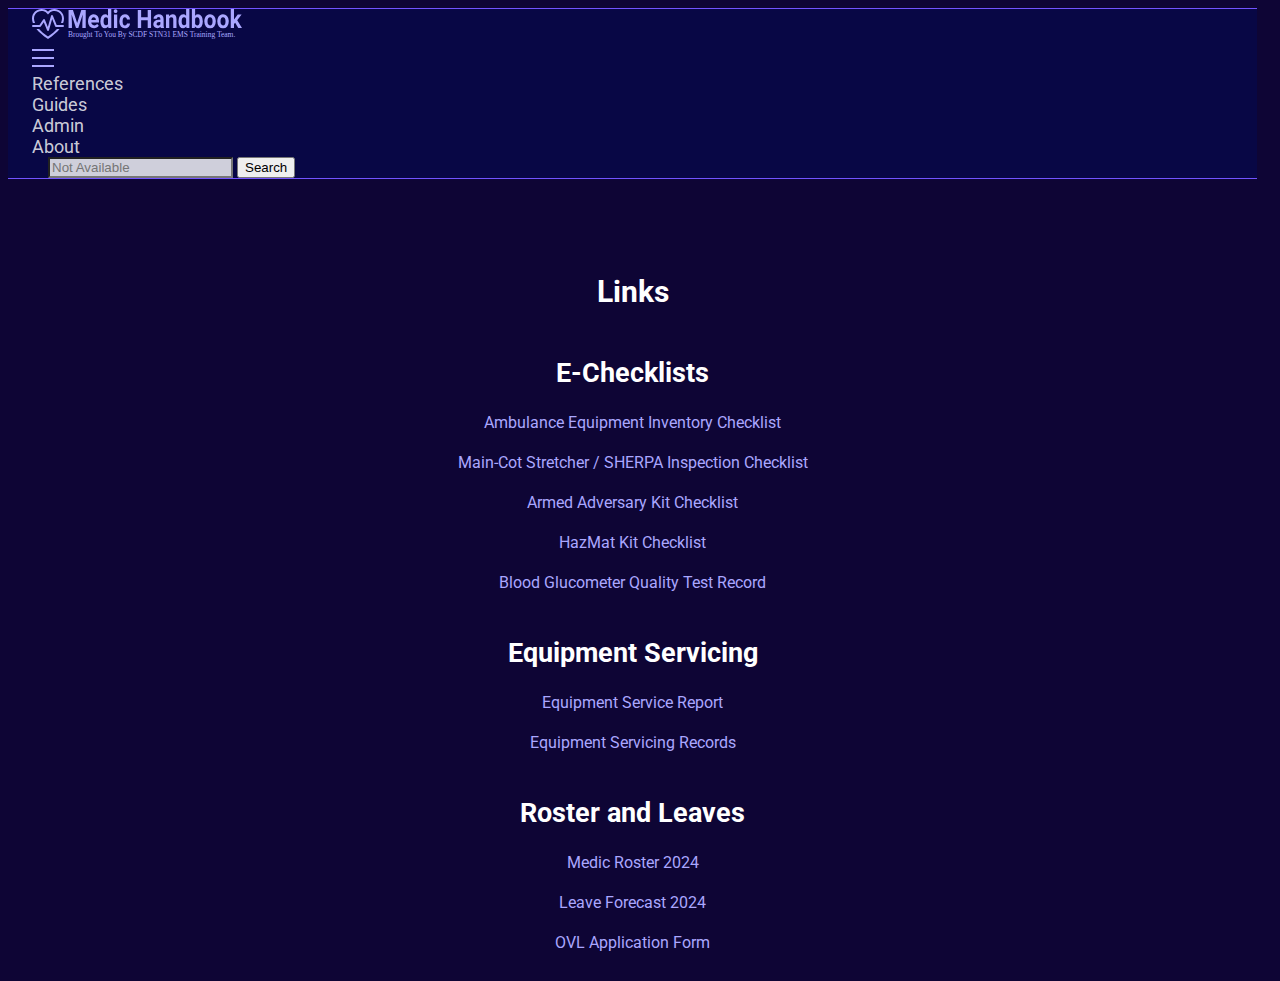
<file: links.html>
<!DOCTYPE html>
<html lang="en">

<head>
    <title>Medic Handbook</title>
    <link rel="icon" type="image" href="./assets/icons/heart-pulse.svg">
    <meta charset="UTF-8">
    <meta name="viewport" content="width=device-width">
    <link rel="preconnect" href="https://fonts.googleapis.com">
    <link rel="preconnect" href="https://fonts.gstatic.com" crossorigin>
    <link href="https://fonts.googleapis.com/css2?family=Roboto&display=swap" rel="stylesheet">
    <link href="https://cdn.jsdelivr.net/npm/bootstrap@5.3.2/dist/css/bootstrap.min.css" rel="stylesheet" integrity="sha384-T3c6CoIi6uLrA9TneNEoa7RxnatzjcDSCmG1MXxSR1GAsXEV/Dwwykc2MPK8M2HN" crossorigin="anonymous">
    <link rel="stylesheet" href="./style.css" />
    <script src="./script.js"></script>
</head>

<body class="linkpage">
  <!-- NAVBAR -->
  <nav class="navbar fixed-top navbar-expand-md">
    <div class="container-fluid">
      <a class="navbar-brand" href="./index.html"><img src="assets/icons/brand.svg" style="height: 30px;"></a>
      <div class="dir-toggler" onclick="toggleDir(this)"><img id="dirToggler" src="./assets/icons/bookmarks.svg" style="display: none;"></div>
      <a class="mobile-brand" href="./index.html"><img src="./assets/icons/heart-pulse.svg" style="display: none;"></a>
      <div id="navbarToggler" class="navbar-toggler" onclick="toggleNav(this)">
        <div class="bar1"></div>
        <div class="bar2"></div>
        <div class="bar3"></div>
      </div>
      <div class="collapse navbar-collapse" id="navbarNavAltMarkup">
        <div class="navbar-nav">
          <div class="dropdown">
            <a class="nav-link dropbtn" href="#">References</a>
            <div class="dropdown-content">
              <a class="sub-link" href="./gen-6-checklist.html">Gen 6 Checklist</a>
              <a class="sub-link" href="./gen-7-checklist.html">Gen 7 Checklist</a>
              <a class="sub-link" href="#">Equipment List</a>
            </div>
          </div>
          <div class="dropdown">
            <a class="nav-link dropbtn">Guides</a>
            <div class="dropdown-content">
              <a class="sub-link" href="./zoll.html">ZOLL X Series</a>
              <a class="sub-link" href="#">Blood Glucometer</a>
              <a class="sub-link" href="#">Laerdal Suction Unit</a>
            </div>
          </div>
          <div class="dropdown">
            <a class="nav-link dropbtn" href="#">Admin</a>
            <div class="dropdown-content">
              <a class="sub-link" href="#">Roster</a>
              <a class="sub-link" href="#">Leaves</a>
            </div>
          </div>
          <a class="nav-link" href="./about.html">About</a>
        </div>
      </div>
      <!-- SEARCH -->
      <div class="search-bar">
        <form class="d-flex" role="search">
        <input class="form-control me-2" type="search" placeholder="Not Available" aria-label="Search">
        <button class="btn btn-outline-success" type="submit">Search</button>
        </form>
      </div>
    </div>
  </nav>

  <!-- SIDENAV -->
  <div id="sideNav" class="sidenav" style="width: 0px;">
    <div class="dropdown-btn nav-link" onclick="toggleRefDropdown(this)" style="padding-top: 24px;">References
      <img class="dropdown-icon" src="./assets/icons/caret-down-fill.svg">
    </div>
    <div id="refDropdown" class="dropdown-container" style="height: 175.56px;">
      <a class="sub-link" href="./gen-6-checklist.html">Gen 6 Checklist</a>
      <a class="sub-link" href="./gen-7-checklist.html">Gen 7 Checklist</a>
      <a class="sub-link">Equipment List</a>
    </div>
    <a class="dropdown-btn nav-link" onclick="toggleGuideDropdown(this)">Guides
      <img class="dropdown-icon" src="./assets/icons/caret-down-fill.svg">
    </a>
    <div id="guideDropdown" class="dropdown-container" style="height: 175.56px;">
      <a class="sub-link" href="./zoll.html">ZOLL X Series</a>
      <a class="sub-link">Blood Glucometer</a>
      <a class="sub-link">Laerdal Suction Unit</a>
    </div>
    <a class="dropdown-btn nav-link" onclick="toggleAdminDropdown(this)">Admin
      <img class="dropdown-icon" src="./assets/icons/caret-down-fill.svg">
    </a>
    <div id="adminDropdown" class="dropdown-container" style="height: 122.38px;">
      <a class="sub-link">Roster</a>
      <a class="sub-link">Leaves</a>
    </div>
    <a class="nav-link">Links</a>
    <a class="nav-link" href="./about.html">About</a>
    <a class="nav-link" style="height: 80px"></a>
  </div>

  <!-- DIRECTORY FILLER FOR JS-->
  <div id="pageDir" class="directory" style="width: 0px;"></div>

  <main>
    <div class="main-container">
      <div class="links">
        <h1>Links</h1>
        <h2>E-Checklists</h2>
        <div class="h2-container">
            <a href="https://go.gov.sg/emsambeqmchecklist">Ambulance Equipment Inventory Checklist</a>
            <a href="https://go.gov.sg/stretcher-sherpa-inspectionchecklist">Main-Cot Stretcher / SHERPA Inspection Checklist</a>
            <a href="https://go.gov.sg/armedadversarychecklist">Armed Adversary Kit Checklist</a>
            <a href="https://go.gov.sg/emshazmatchecklist">HazMat Kit Checklist</a>
            <a href="https://go.gov.sg/emsbloodglucometerchecklist">Blood Glucometer Quality Test Record</a>
        </div>
        <h2>Equipment Servicing</h2>
        <div class="h2-container">
            <a href="https://tinyurl.com/stn31esr">Equipment Service Report</a>
            <a href="https://tinyurl.com/esrrecords">Equipment Servicing Records</a>
        </div>
        <h2>Roster and Leaves</h2>
        <div class="h2-container">
            <a href="https://docs.google.com/spreadsheets/d/1dW-So8aTgruSnFw5cT-EH3CMZ2zpeD9ve8YFqEFVoSc/edit">Medic Roster 2024</a>
            <a href="https://docs.google.com/spreadsheets/d/1fctsANp1TPwQnv6eW-HEBXgySvDyXJrX0AlxgGOqjww/edit">Leave Forecast 2024</a>
            <a href="https://docs.google.com/forms/d/e/1FAIpQLScQS_c9TyLT4cixyy3FT9qp5OFVboYwkpYh5NQPBWf4OKiHHg/viewform?usp=sf_link">OVL Application Form</a>
        </div>
      </div>
    </div>
  </main>

  <!-- FOOTER -->
  <div class="footer-container" draggable="false">
    <footer class="d-flex flex-wrap justify-content-between align-items-center py-3 my-4">
      <a href="#" class="col d-flex align-items-center justify-content-center link-body-emphasis text-decoration-none">
        <img src=./assets/icons/heart-pulse.svg style="width: 20px;">
      </a>
    </footer>
  </div>
    
</body>
</html>
</file>
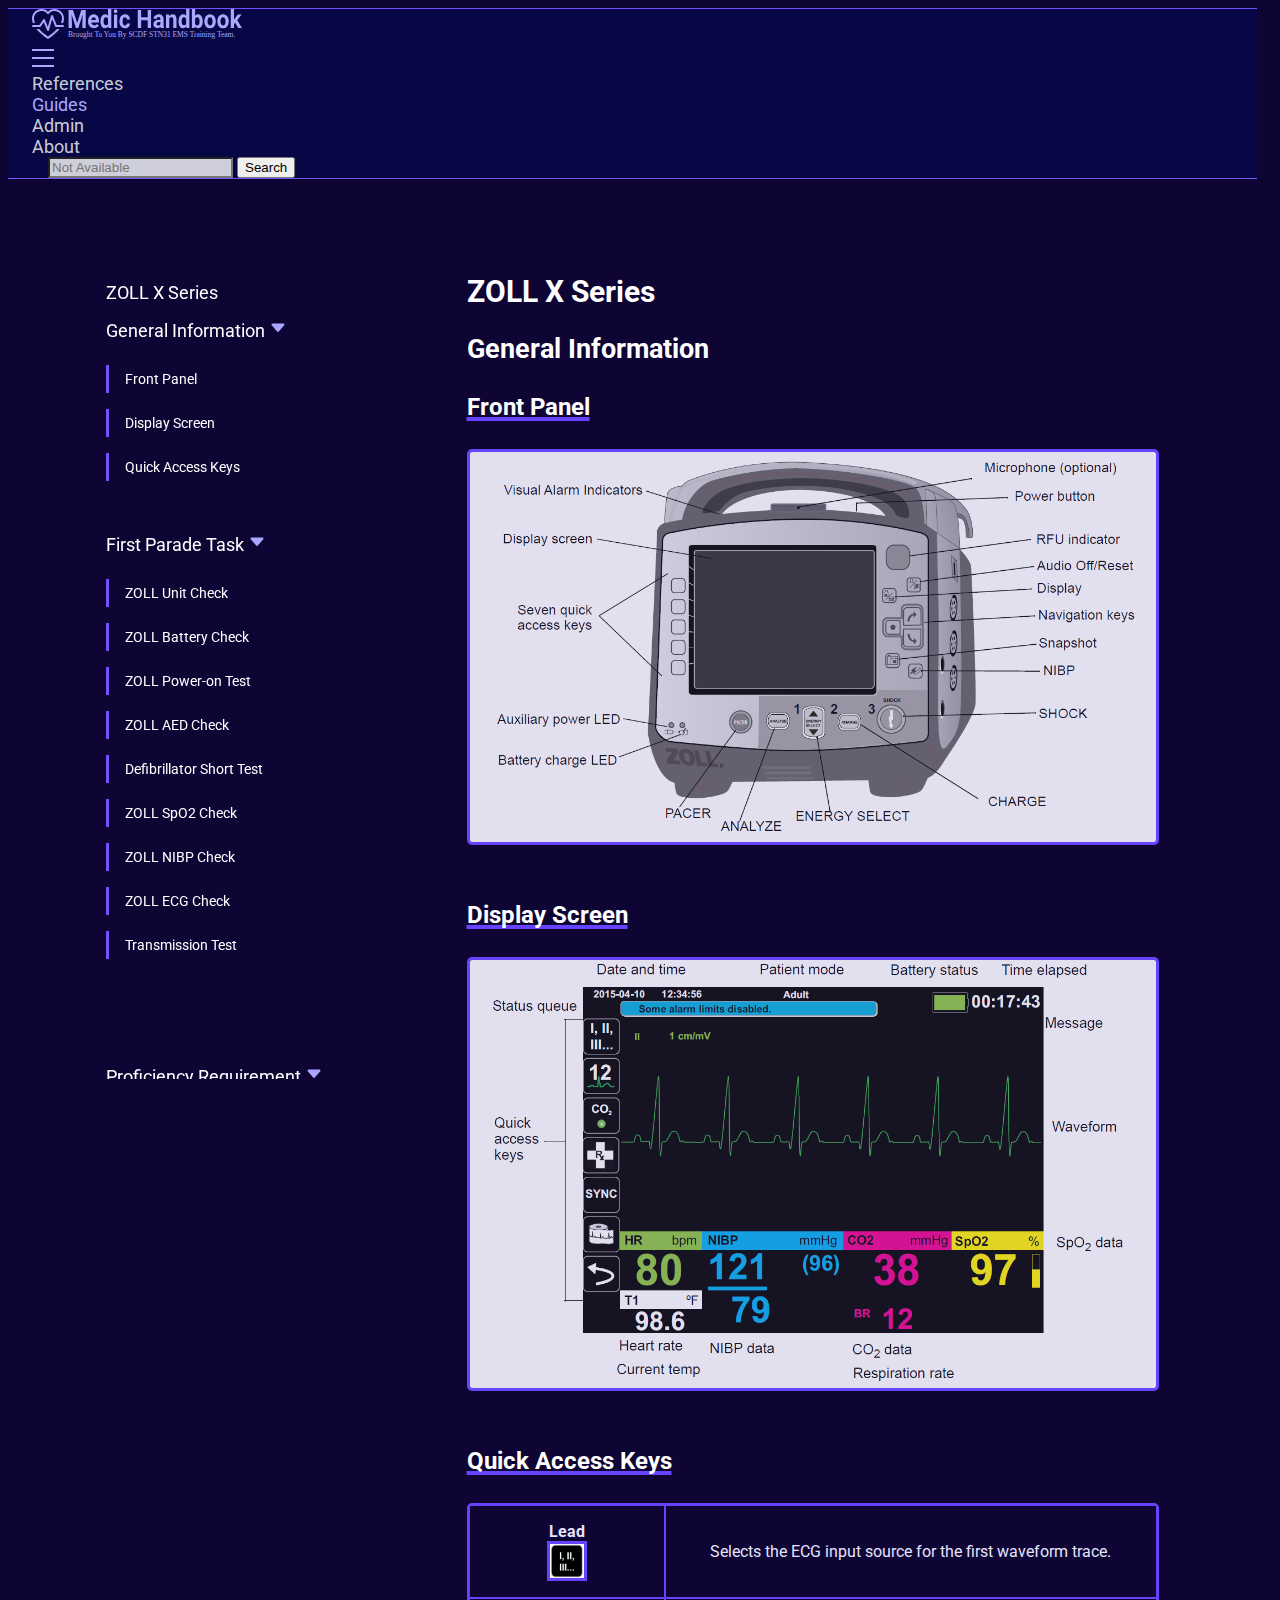
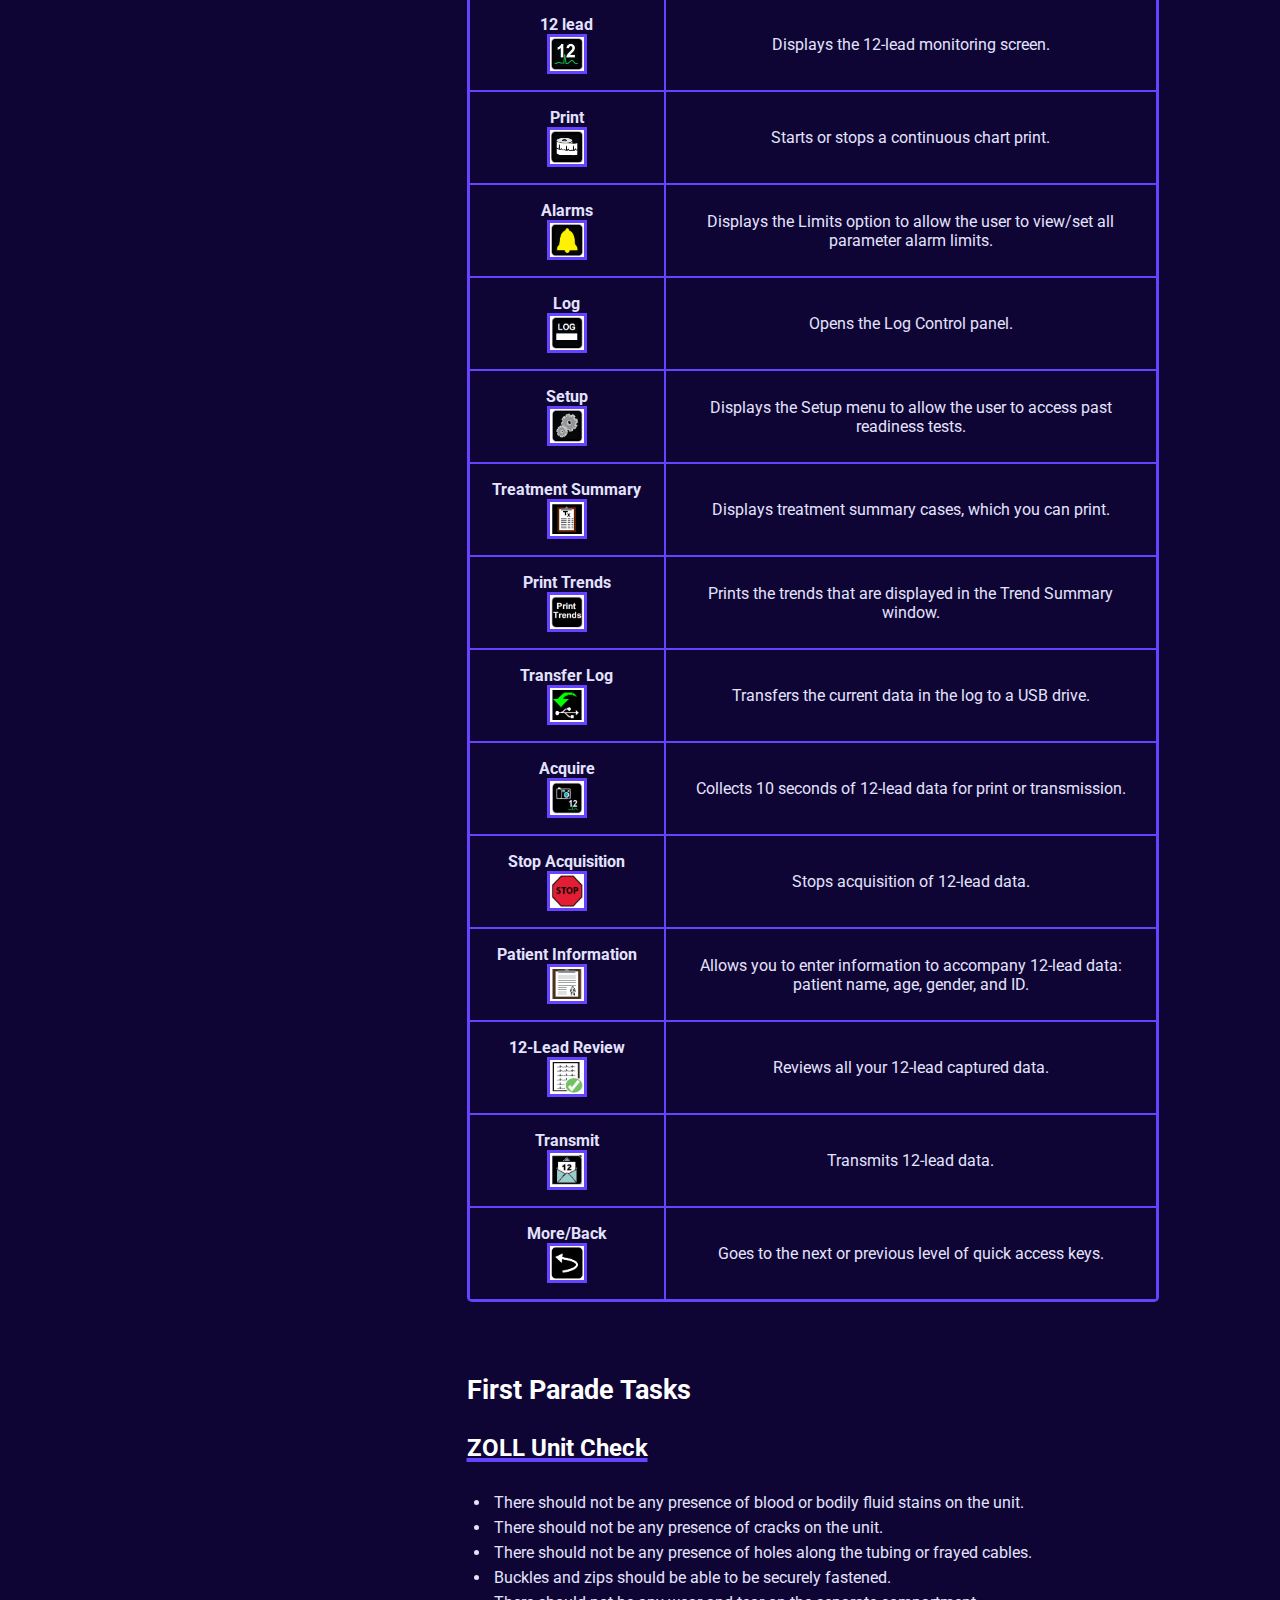
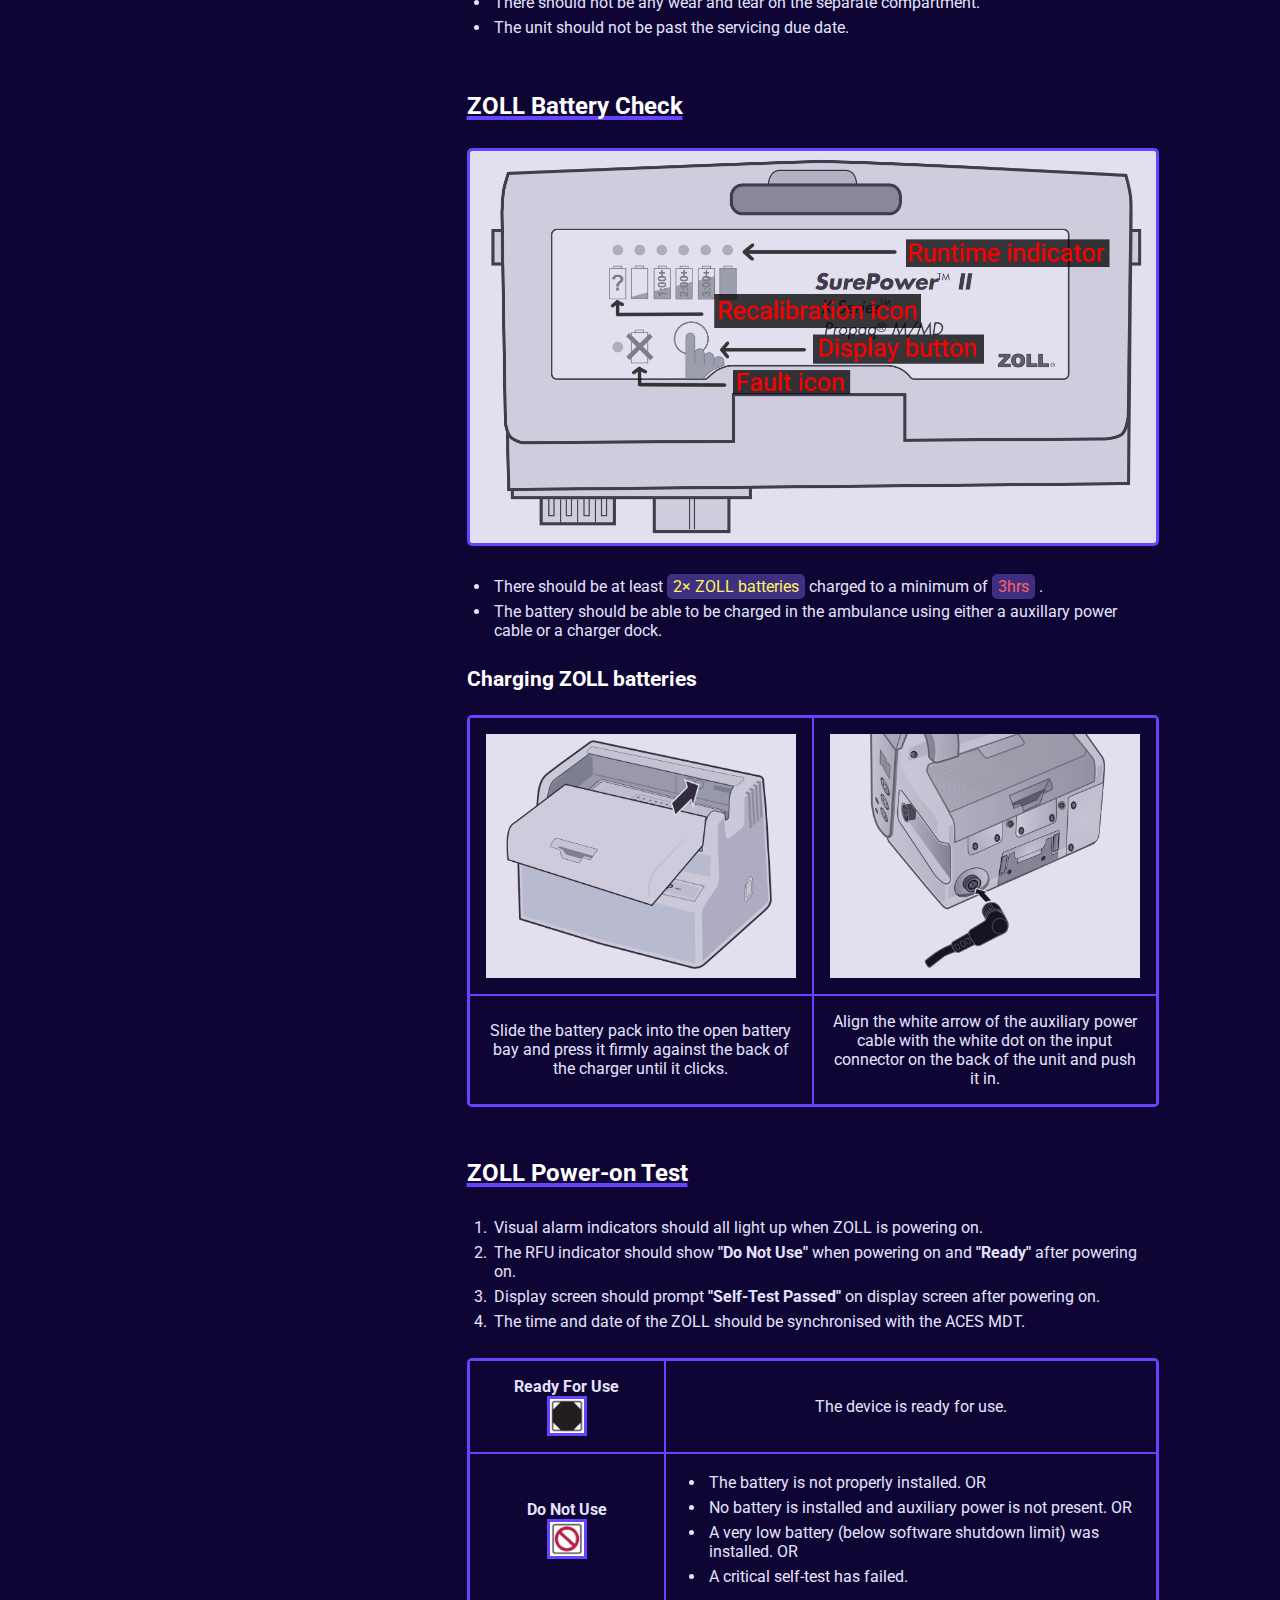
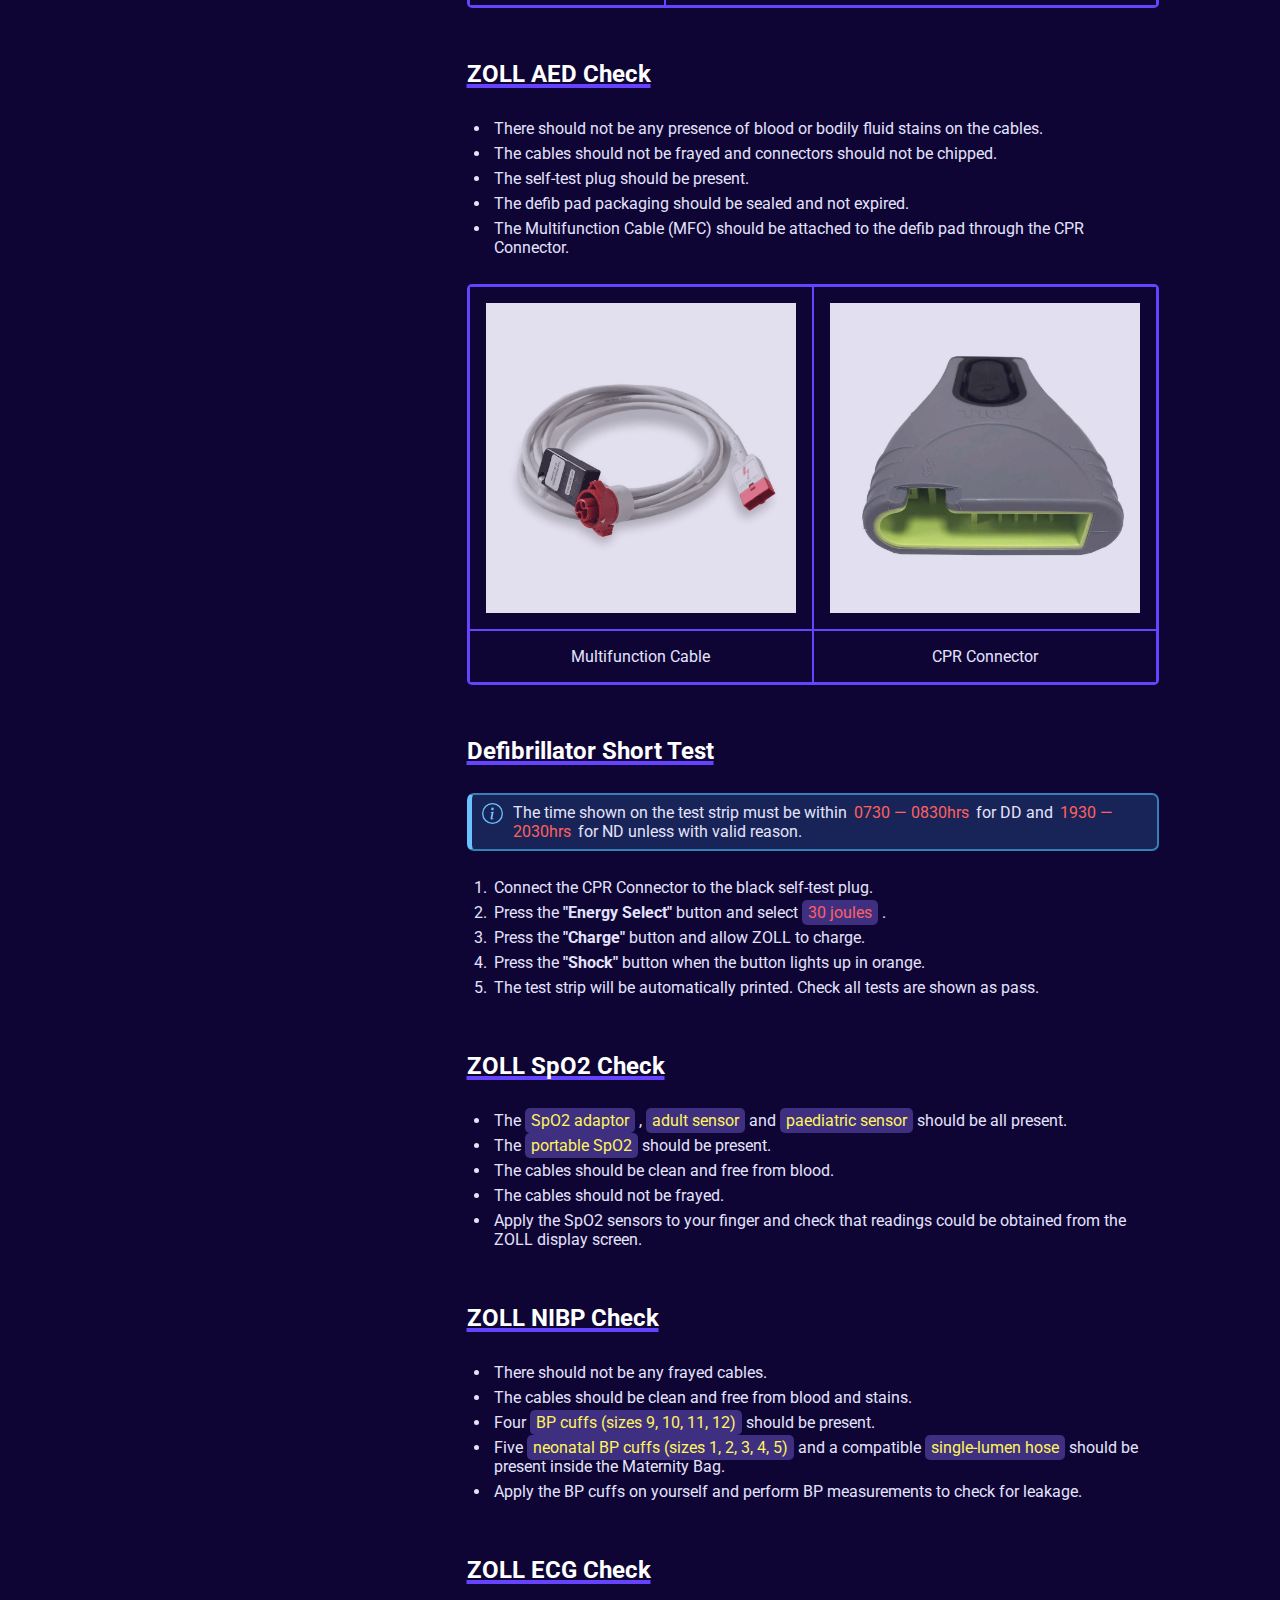
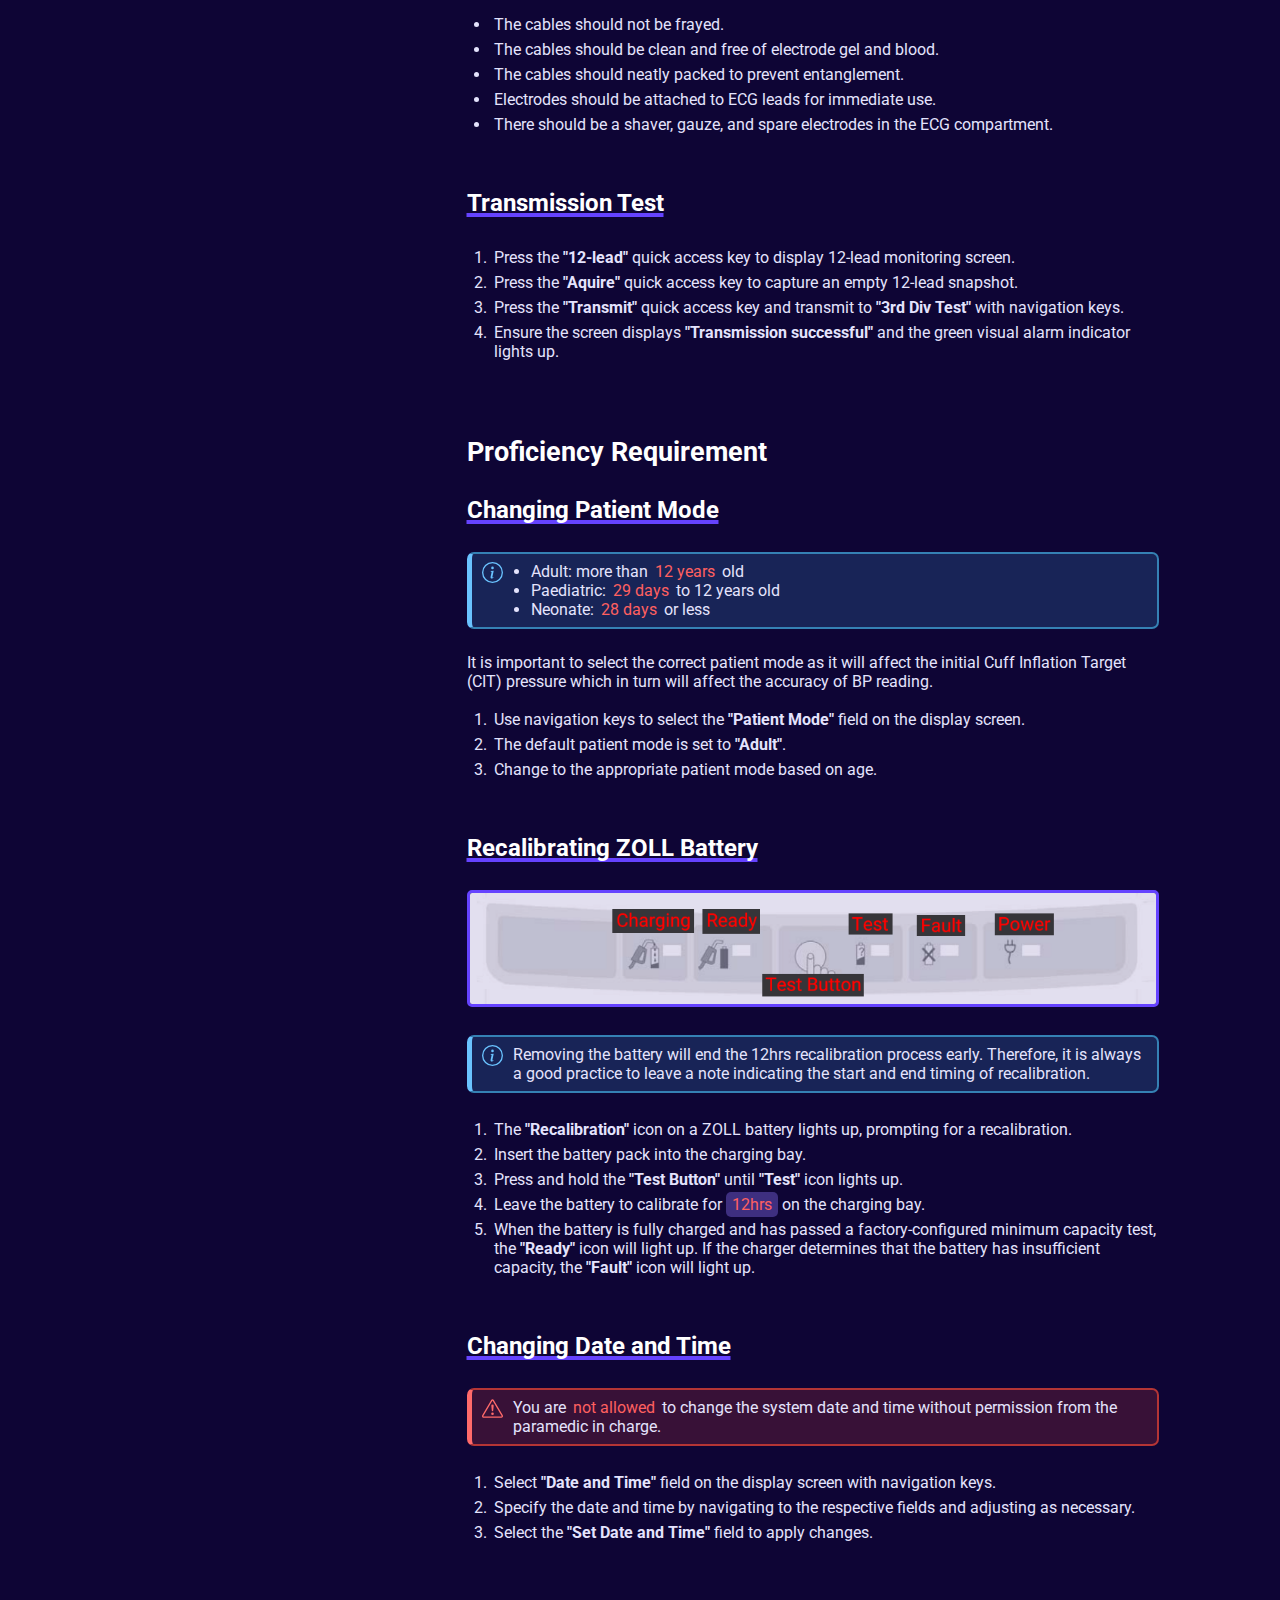
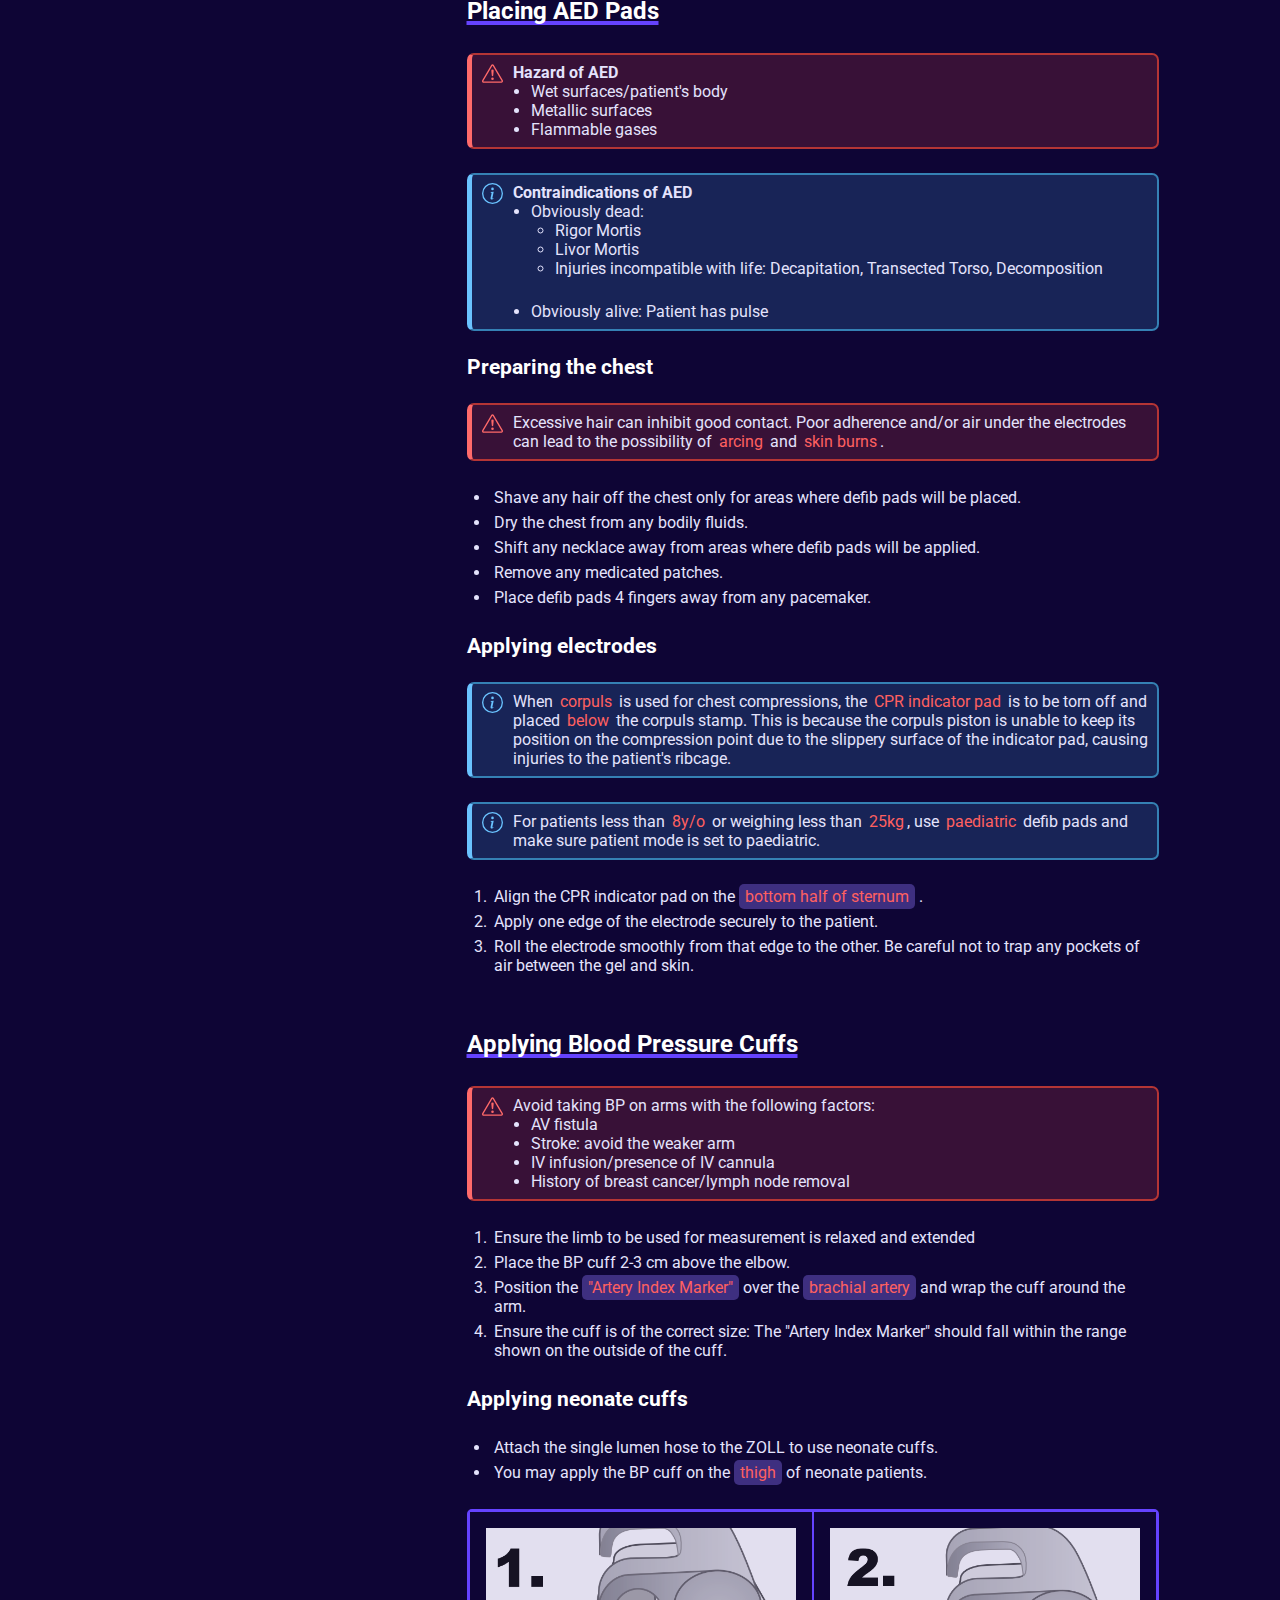
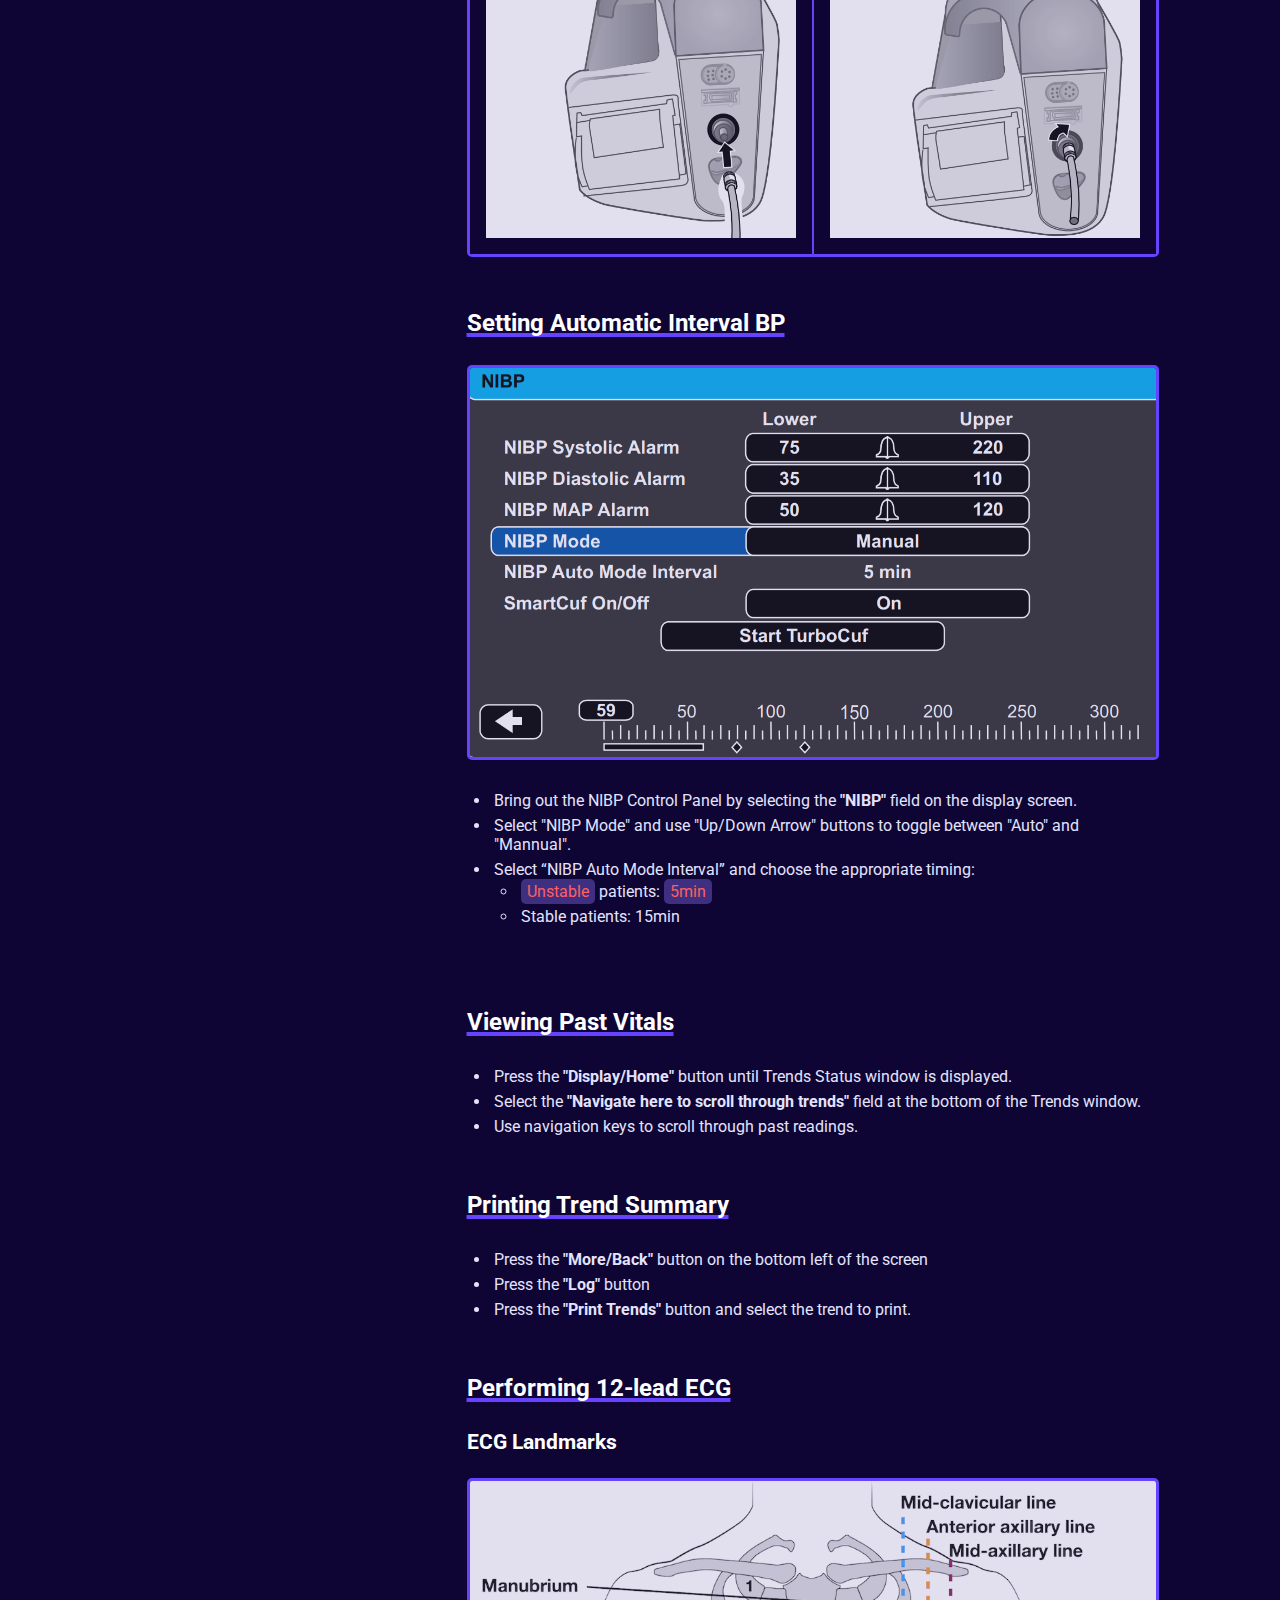
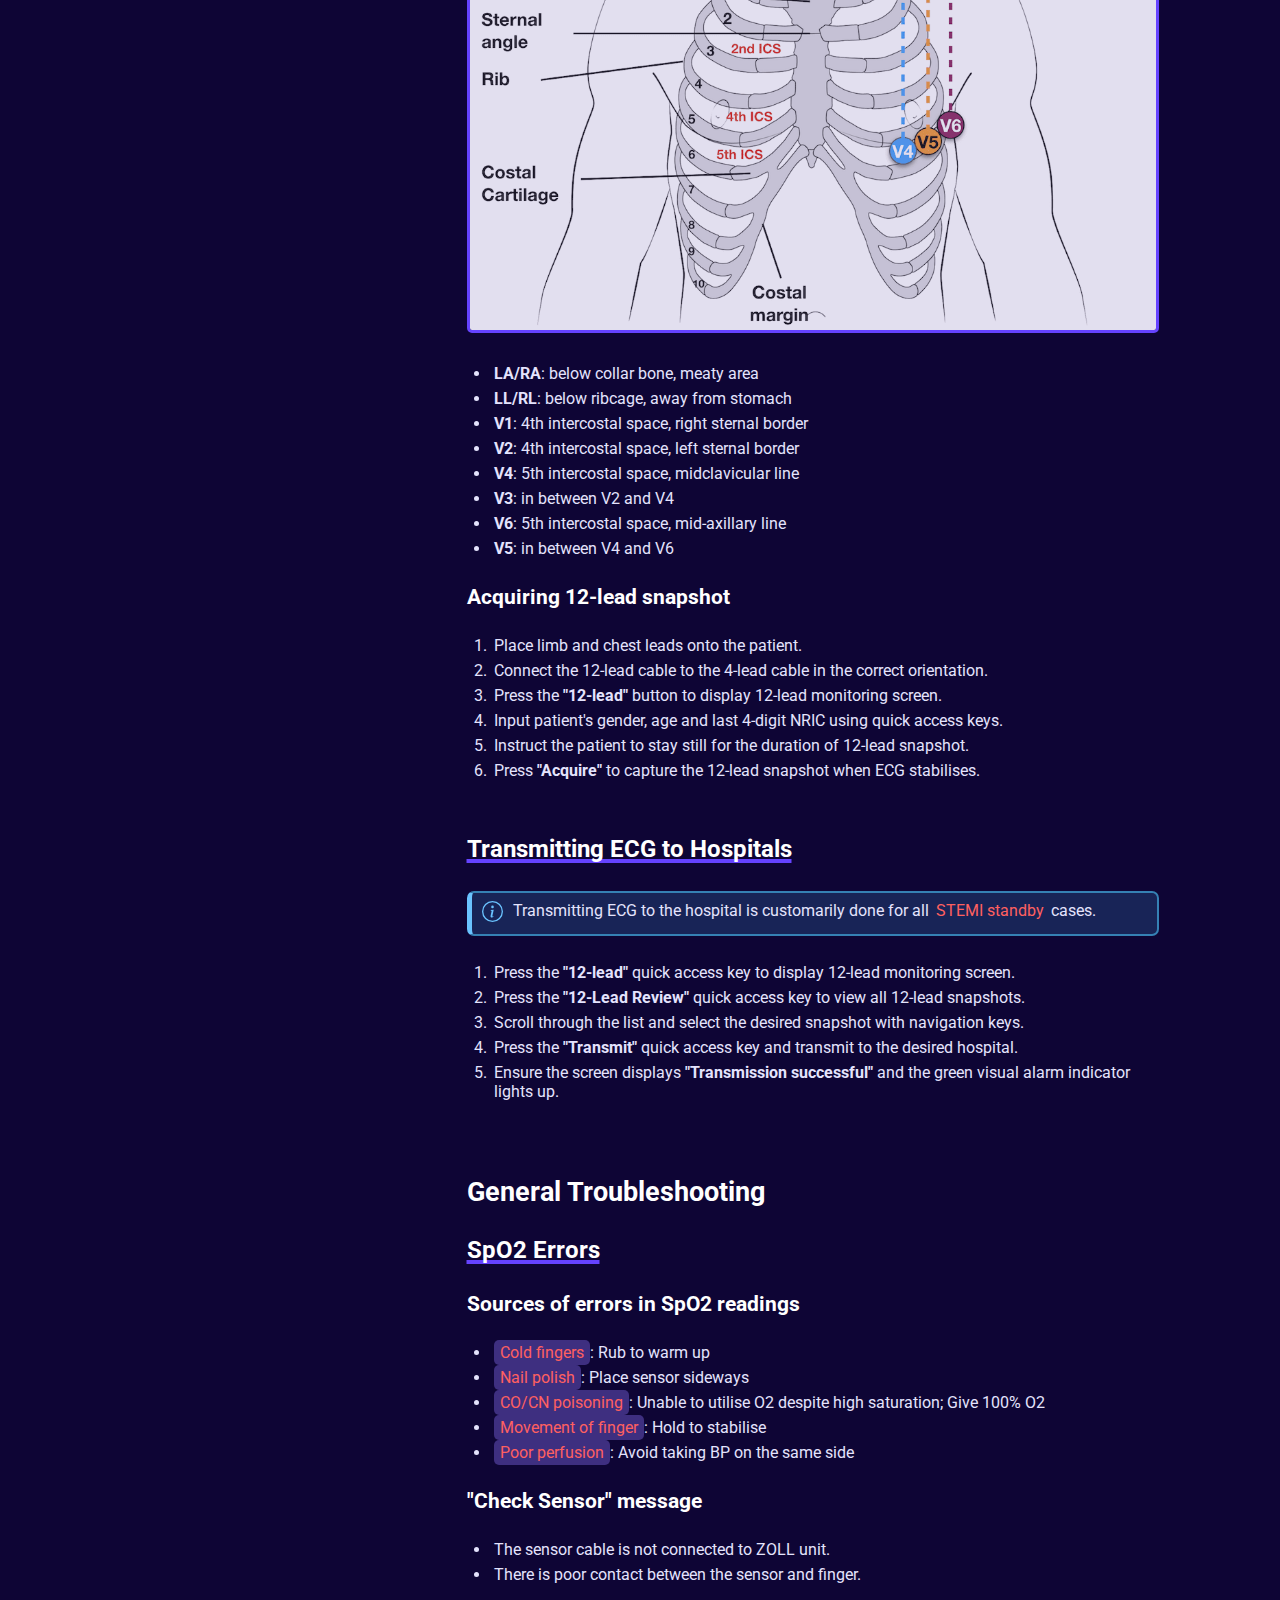
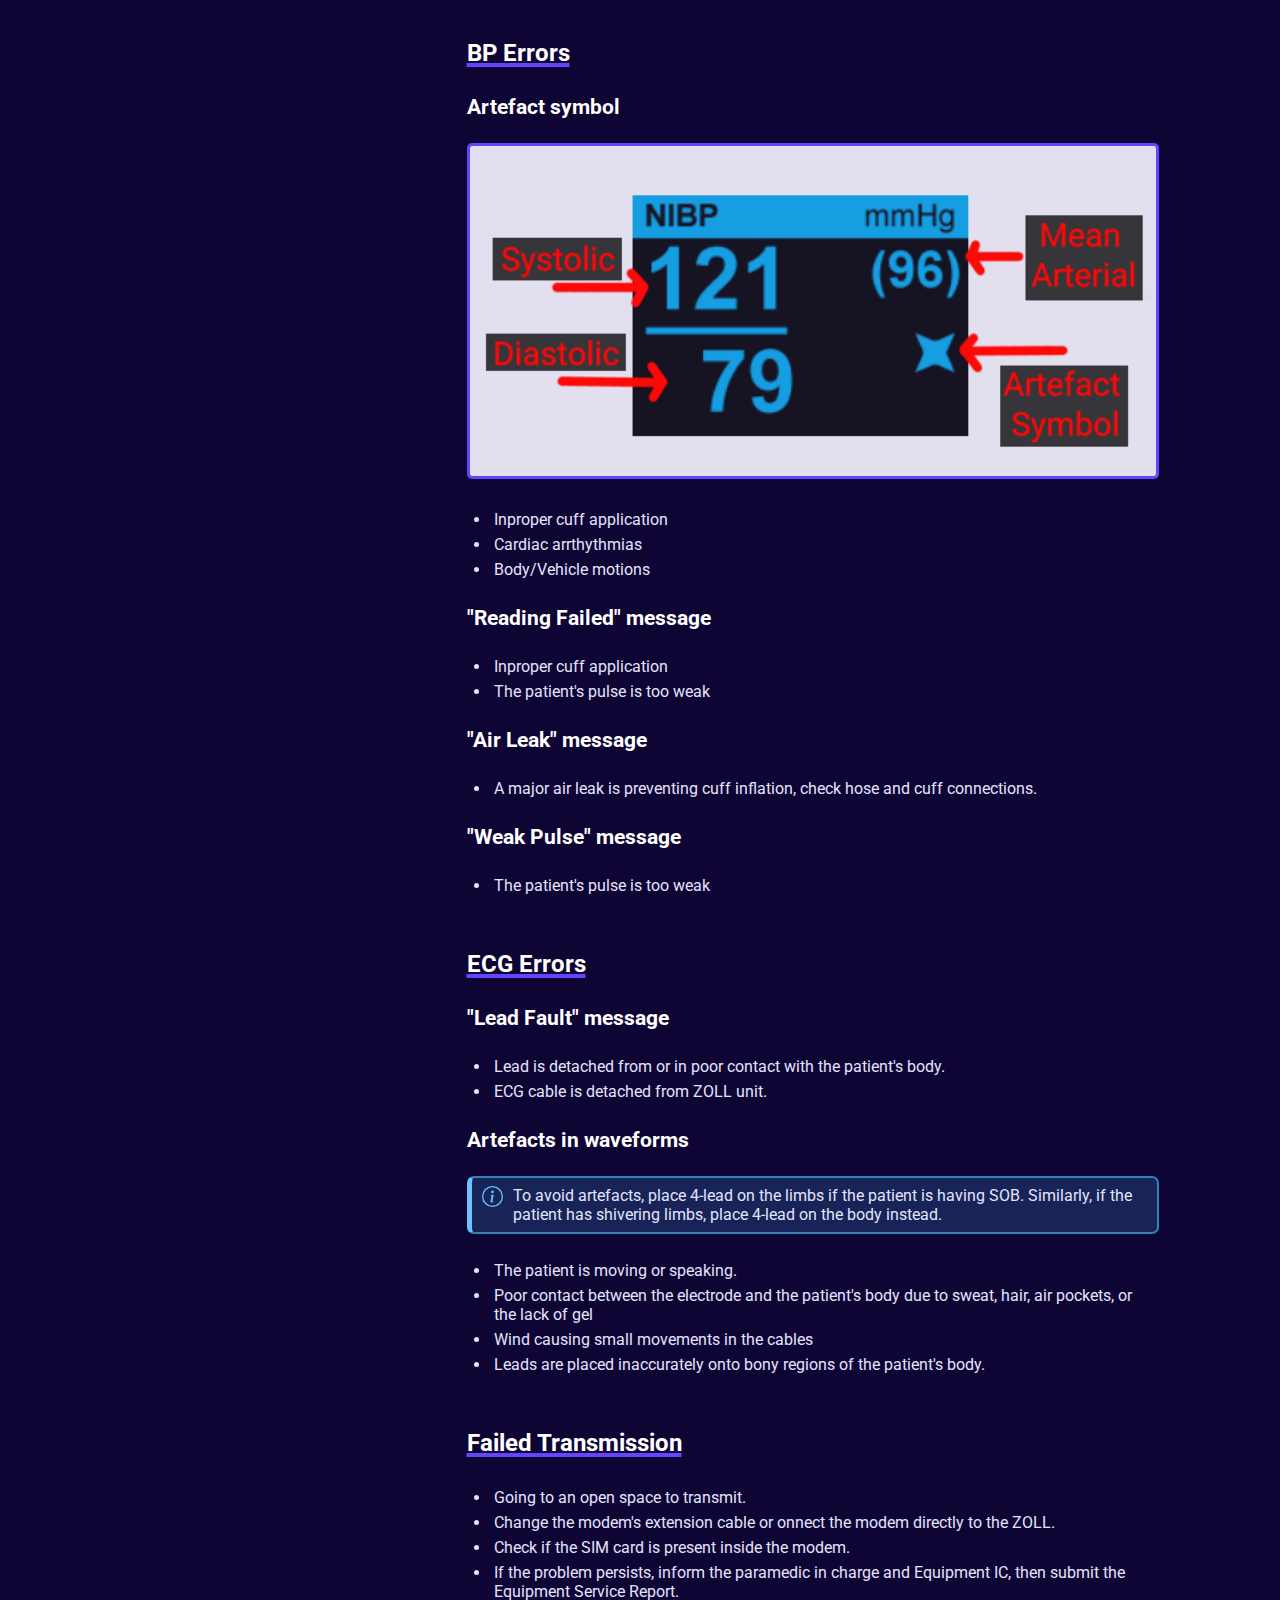
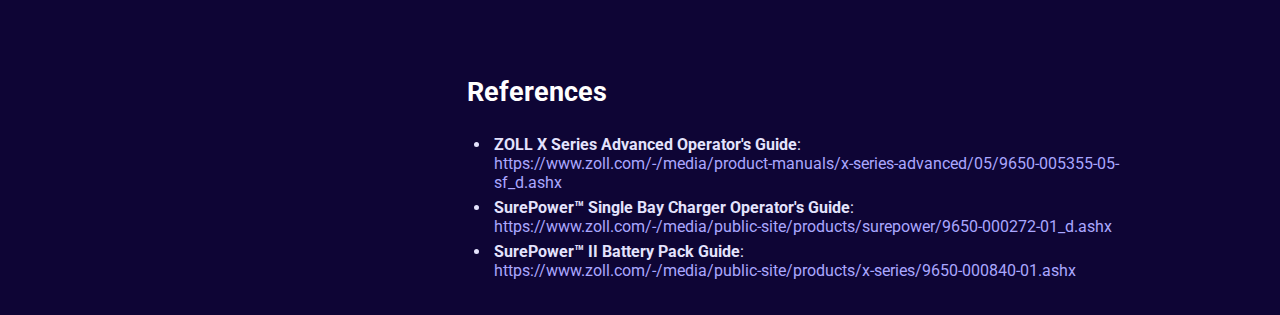
<file: zoll.html>
<!DOCTYPE html>
<html lang="en">

<head>
    <title>Medic Handbook</title>
    <link rel="icon" type="image" href="./assets/icons/heart-pulse.svg">
    <meta charset="UTF-8">
    <meta name="viewport" content="width=device-width">
    <link rel="preconnect" href="https://fonts.googleapis.com">
    <link rel="preconnect" href="https://fonts.gstatic.com" crossorigin>
    <link href="https://fonts.googleapis.com/css2?family=Roboto&display=swap" rel="stylesheet">
    <link href="https://cdn.jsdelivr.net/npm/bootstrap@5.3.2/dist/css/bootstrap.min.css" rel="stylesheet" integrity="sha384-T3c6CoIi6uLrA9TneNEoa7RxnatzjcDSCmG1MXxSR1GAsXEV/Dwwykc2MPK8M2HN" crossorigin="anonymous">
    <link rel="stylesheet" href="./style.css" />
    <script src="./script.js"></script>
</head>

<body class="article-page">
  <!-- NAVBAR -->
  <nav class="navbar fixed-top navbar-expand-md">
    <div class="container-fluid">
      <a class="navbar-brand hidden-mobile" href="./index.html"><img src="./assets/icons/brand.svg" style="height: 30px;"></a>
      <div class="dir-toggler" onclick="toggleDir(this)"><img id="dirToggler" src="./assets/icons/bookmarks.svg" style="height: 24px;"></div>
      <a class="mobile-brand" href="./index.html" style="align-self: center;"><img src="./assets/icons/heart-pulse.svg" style="height: 25px;"></a>
      <div id="navbarToggler" class="navbar-toggler" onclick="toggleNav(this)">
        <div class="bar1"></div>
        <div class="bar2"></div>
        <div class="bar3"></div>
      </div>
      <div class="collapse navbar-collapse" id="navbarNavAltMarkup">
        <div class="navbar-nav">
          <div class="dropdown">
            <a class="nav-link dropbtn">References</a>
            <div class="dropdown-content">
              <a class="sub-link" href="./gen-6-checklist.html">Gen 6 Checklist</a>
              <a class="sub-link" href="./gen-7-checklist.html">Gen 7 Checklist</a>
              <a class="sub-link">Equipment List</a>
            </div>
          </div>
          <div class="dropdown">
            <a class="nav-link dropbtn current-menu">Guides</a>
            <div class="dropdown-content">
              <a class="sub-link current-page" href="./zoll.html">ZOLL X Series</a>
              <a class="sub-link">Blood Glucometer</a>
              <a class="sub-link">Laerdal Suction Unit</a>
            </div>
          </div>
          <div class="dropdown">
            <a class="nav-link dropbtn">Admin</a>
            <div class="dropdown-content">
              <a class="sub-link">Roster</a>
              <a class="sub-link">Leaves</a>
            </div>
          </div>
          <a class="nav-link" href="./about.html">About</a>
        </div>
      </div>
      <div class="search-bar">
        <form class="d-flex" role="search">
        <input class="form-control me-2" type="search" placeholder="Not Available" aria-label="Search">
        <button class="btn btn-outline-success" type="submit">Search</button>
        </form>
      </div>
    </div>
  </nav>

  <!-- SIDENAV -->
  <div id="sideNav" class="sidenav" style="width: 0px;">
    <div class="dropdown-btn nav-link" onclick="toggleRefDropdown(this)" style="padding-top: 24px;">References
      <img class="dropdown-icon" src="./assets/icons/caret-down-fill.svg">
    </div>
    <div id="refDropdown" class="dropdown-container" style="height: 175.56px;">
      <a class="sub-link" href="./gen-6-checklist.html">Gen 6 Checklist</a>
      <a class="sub-link" href="./gen-7-checklist.html">Gen 7 Checklist</a>
      <a class="sub-link">Equipment List</a>
    </div>
    <a class="dropdown-btn nav-link current-menu" onclick="toggleGuideDropdown(this)">Guides
      <img class="dropdown-icon" src="./assets/icons/caret-down-fill.svg">
    </a>
    <div id="guideDropdown" class="dropdown-container" style="height: 175.56px;">
      <a class="sub-link current-page" href=".zoll.html">ZOLL X Series</a>
      <a class="sub-link">Blood Glucometer</a>
      <a class="sub-link">Laerdal Suction Unit</a>
    </div>
    <a class="dropdown-btn nav-link" onclick="toggleAdminDropdown(this)">Admin
      <img class="dropdown-icon" src="./assets/icons/caret-down-fill.svg">
    </a>
    <div id="adminDropdown" class="dropdown-container" style="height: 122.38px;">
      <a class="sub-link">Roster</a>
      <a class="sub-link">Leaves</a>
    </div>
    <a class="nav-link" href="./links.html">Links</a>
    <a class="nav-link" href="./about.html">About</a>
    <a class="nav-link" style="height: 80px"></a>
  </div>

  <!-- DIRECTORY -->
  <div id="pageDir" class="directory" style="width: 0px;">
    <div class="nav-link" style="margin-top: 24px;" onclick="window.scrollTo(0,0)">ZOLL X Series</div>
    <a class="dropdown-btn nav-link" onclick="toggleZollDropdown1(this)">General Information
      <img class="dropdown-icon" src="./assets/icons/caret-down-fill.svg">
    </a>
    <div id="zollDropdown1" class="dropdown-container" style="height: 175.56px">
      <a class="sub-link" onclick="scrollToFP()">Front Panel</a>
      <a class="sub-link" onclick="scrollToDS()">Display Screen</a>
      <a class="sub-link" onclick="scrollToQAK()">Quick Access Keys</a>
    </div>
    <a class="dropdown-btn nav-link" onclick="toggleZollDropdown2(this)">First Parade Task
      <img class="dropdown-icon" src="./assets/icons/caret-down-fill.svg">
    </a>
    <div id="zollDropdown2" class="dropdown-container" style="height: 494.69px;">
      <a class="sub-link" onclick="scrollToZUC()">ZOLL Unit Check</a>
      <a class="sub-link" onclick="scrollToZBC()">ZOLL Battery Check</a>
      <a class="sub-link" onclick="scrollToZPT()">ZOLL Power-on Test</a>
      <a class="sub-link" onclick="scrollToZAC()">ZOLL AED Check</a>
      <a class="sub-link" onclick="scrollToDST()">Defibrillator Short Test</a>
      <a class="sub-link" onclick="scrollToZSC()">ZOLL SpO2 Check</a>
      <a class="sub-link" onclick="scrollToZNC()">ZOLL NIBP Check</a>
      <a class="sub-link" onclick="scrollToZEC()">ZOLL ECG Check</a>
      <a class="sub-link" onclick="scrollToTT()">Transmission Test</a>
    </div>
    <a class="dropdown-btn nav-link" onclick="toggleZollDropdown3(this)">Proficiency Requirement
      <img class="dropdown-icon" src="./assets/icons/caret-down-fill.svg">
    </a>
    <div id="zollDropdown3" class="dropdown-container" style="height: 547.88px;">
      <a class="sub-link" onclick="scrollToCPM()">Changing Patient Mode</a>
      <a class="sub-link" onclick="scrollToRZB()">Recalibrating ZOLL Battery</a>
      <a class="sub-link" onclick="scrollToCDT()">Changing Date and Time</a>
      <a class="sub-link" onclick="scrollToPAP()">Placing AED Pads</a>
      <a class="sub-link" onclick="scrollToABPC()">Applying Blood Pressure Cuffs</a>
      <a class="sub-link" onclick="scrollToSAIB()">Setting Automatic Interval BP</a>
      <a class="sub-link" onclick="scrollToVPV()">Viewing Past Vitals</a>
      <a class="sub-link" onclick="scrollToPTS()">Printing Trend Summary</a>
      <a class="sub-link" onclick="scrollToP12E()">Performing 12-lead ECG</a>
      <a class="sub-link" onclick="scrollToTEH()">Transmitting ECG to Hospitals</a>
    </div>
    <a class="dropdown-btn nav-link" onclick="toggleZollDropdown4(this)">General Troubleshooting
      <img class="dropdown-icon" src="./assets/icons/caret-down-fill.svg">
    </a>
    <div id="zollDropdown4" class="dropdown-container" style="height: 228.75px;">
      <a class="sub-link" onclick="scrollToSE()">SpO2 Errors</a>
      <a class="sub-link" onclick="scrollToBE()">BP Errors</a>
      <a class="sub-link" onclick="scrollToEE()">ECG Errors</a>
      <a class="sub-link" onclick="scrollToFT()">Failed Transmission</a>
    </div>
    <a class="nav-link" onclick="scrollToZollRef()">References</a>
    <a class="nav-link" style="height: 80px"></a>
  </div>

  <!-- MAIN -->
  <main>
    <div class="main-container">
      <!-- IN PAGE DIRECTORY -->
      <div class="inpage-directory" style="width: 300px;">
        <div class="nav-link" style="margin-top: 24px;" onclick="window.scrollTo(0,0)">ZOLL X Series</div>
        <a class="dropdown-btn nav-link" onclick="toggleInpageZollDropdown1(this)">General Information
          <img class="dropdown-icon" src="./assets/icons/caret-down-fill.svg">
        </a>
        <div id="zollInpageDropdown1" class="dropdown-container" style="height: 175.56px">
          <a class="sub-link" onclick="scrollToFP()">Front Panel</a>
          <a class="sub-link" onclick="scrollToDS()">Display Screen</a>
          <a class="sub-link" onclick="scrollToQAK()">Quick Access Keys</a>
        </div>
        <a class="dropdown-btn nav-link" onclick="toggleInpageZollDropdown2(this)">First Parade Task
          <img class="dropdown-icon" src="./assets/icons/caret-down-fill.svg">
        </a>
        <div id="zollInpageDropdown2" class="dropdown-container" style="height: 494.69px;">
          <a class="sub-link" onclick="scrollToZUC()">ZOLL Unit Check</a>
          <a class="sub-link" onclick="scrollToZBC()">ZOLL Battery Check</a>
          <a class="sub-link" onclick="scrollToZPT()">ZOLL Power-on Test</a>
          <a class="sub-link" onclick="scrollToZAC()">ZOLL AED Check</a>
          <a class="sub-link" onclick="scrollToDST()">Defibrillator Short Test</a>
          <a class="sub-link" onclick="scrollToZSC()">ZOLL SpO2 Check</a>
          <a class="sub-link" onclick="scrollToZNC()">ZOLL NIBP Check</a>
          <a class="sub-link" onclick="scrollToZEC()">ZOLL ECG Check</a>
          <a class="sub-link" onclick="scrollToTT()">Transmission Test</a>
        </div>
        <a class="dropdown-btn nav-link" onclick="toggleInpageZollDropdown3(this)">Proficiency Requirement
          <img class="dropdown-icon" src="./assets/icons/caret-down-fill.svg">
        </a>
        <div id="zollInpageDropdown3" class="dropdown-container" style="height: 547.88px;">
          <a class="sub-link" onclick="scrollToCPM()">Changing Patient Mode</a>
          <a class="sub-link" onclick="scrollToRZB()">Recalibrating ZOLL Battery</a>
          <a class="sub-link" onclick="scrollToCDT()">Changing Date and Time</a>
          <a class="sub-link" onclick="scrollToPAP()">Placing AED Pads</a>
          <a class="sub-link" onclick="scrollToABPC()">Applying Blood Pressure Cuffs</a>
          <a class="sub-link" onclick="scrollToSAIB()">Setting Automatic Interval BP</a>
          <a class="sub-link" onclick="scrollToVPV()">Viewing Past Vitals</a>
          <a class="sub-link" onclick="scrollToPTS()">Printing Trend Summary</a>
          <a class="sub-link" onclick="scrollToP12E()">Performing 12-lead ECG</a>
          <a class="sub-link" onclick="scrollToTEH()">Transmitting ECG to Hospitals</a>
        </div>
        <a class="dropdown-btn nav-link" onclick="toggleInpageZollDropdown4(this)">General Troubleshooting
          <img class="dropdown-icon" src="./assets/icons/caret-down-fill.svg">
        </a>
        <div id="zollInpageDropdown4" class="dropdown-container" style="height: 228.75px;">
          <a class="sub-link" onclick="scrollToSE()">SpO2 Errors</a>
          <a class="sub-link" onclick="scrollToBE()">BP Errors</a>
          <a class="sub-link" onclick="scrollToEE()">ECG Errors</a>
          <a class="sub-link" onclick="scrollToFT()">Failed Transmission</a>
        </div>
        <a class="nav-link" onclick="scrollToZollRef()">References</a>
        <a class="nav-link" style="height: 80px"></a>
      </div>

      <!-- FILLER DIRECTORY -->
      <div  class="filler-directory"></div>

      <!-- ARTICLE -->
      <div class="article">
        <h1>ZOLL X Series</h1>
          <!-- GENERAL INFO -->
          <h2>General Information</h2>
            <div class="h2-container">
              <h3 id="FP">Front Panel</h3>
              <div class="h3-container">
                <img class="solo-illust" src="./assets/images/zoll.png">
              </div>
              <h3 id="DS">Display Screen</h3>
              <div class="h3-container">
                <img class="solo-illust" src="./assets/images/screen.png">
              </div>
              <h3 id="QAK">Quick Access Keys</h3>
              <div class="h3-container">
                <div class="table-container">
                  <div class="table-cell">
                    <div class="bold">Lead</div>
                    <img src="./assets/images/lead.png" class="qak">
                  </div>
                  <div class="table-cell">
                    <div>Selects the ECG input source for the first waveform trace.</div>
                  </div>
                  <div class="table-cell">
                    <div class="bold">12 lead</div>
                    <img src="./assets/images/12lead.png" class="qak">
                  </div>
                  <div class="table-cell">
                    <div>Displays the 12-lead monitoring screen.</div>
                  </div>
                  <div class="table-cell">
                    <div class="bold">Print</div>
                    <img src="./assets/images/print.png" class="qak">
                  </div>
                  <div class="table-cell">
                    <div>Starts or stops a continuous chart print.</div>
                  </div>
                  <div class="table-cell">
                    <div class="bold">Alarms</div>
                    <img src="./assets/images/alarm.png" class="qak">
                  </div>
                  <div class="table-cell">
                    <div>Displays the Limits option to allow the user to view/set all parameter
                      alarm limits.</div>
                  </div>
                  <div class="table-cell">
                    <div class="bold">Log</div>
                    <img src="./assets/images/log.png" class="qak">
                  </div>
                  <div class="table-cell">
                    <div>Opens the Log Control panel.</div>
                  </div>
                  <div class="table-cell">
                    <div class="bold">Setup</div>
                    <img src="./assets/images/setup.png" class="qak">
                  </div>
                  <div class="table-cell">
                    <div>Displays the Setup menu to allow the user to access past readiness tests.</div>
                  </div>
                  <div class="table-cell">
                    <div class="bold">Treatment Summary</div>
                    <img src="./assets/images/treatment_summary.png" class="qak">
                  </div>
                  <div class="table-cell">
                    <div>Displays treatment summary cases, which you can print.</div>
                  </div>
                  <div class="table-cell">
                    <div class="bold">Print Trends</div>
                    <img src="./assets/images/print_trends.png" class="qak">
                  </div>
                  <div class="table-cell">
                    <div>Prints the trends that are displayed in the Trend Summary window.</div>
                  </div>
                  <div class="table-cell">
                    <div class="bold">Transfer Log</div>
                    <img src="./assets/images/transfer_log.png" class="qak">
                  </div>
                  <div class="table-cell">
                    <div>Transfers the current data in the log to a USB drive.</div>
                  </div>
                  <div class="table-cell">
                    <div class="bold">Acquire</div>
                    <img src="./assets/images/acquire.png" class="qak">
                  </div>
                  <div class="table-cell">
                    <div>Collects 10 seconds of 12-lead data for print or transmission.</div> 
                  </div>
                  <div class="table-cell">
                    <div class="bold">Stop Acquisition</div>
                    <img src="./assets/images/stop_acquisition.png" class="qak">
                  </div>
                  <div class="table-cell">
                    <div>Stops acquisition of 12-lead data.</div>
                  </div>
                  <div class="table-cell">
                    <div class="bold">Patient Information</div>
                    <img src="./assets/images/patient_info.png" class="qak">
                  </div>
                  <div class="table-cell">
                    <div>Allows you to enter information to accompany 12-lead data: patient
                      name, age, gender, and ID.</div>
                  </div>
                  <div class="table-cell">
                    <div class="bold">12-Lead Review</div>
                    <img src="./assets/images/12lead_review.png" class="qak">
                  </div>
                  <div class="table-cell">
                    <div>Reviews all your 12-lead captured data.</div>
                  </div>
                  <div class="table-cell">
                    <div class="bold">Transmit</div>
                    <img src="./assets/images/transmit.png" class="qak">
                  </div>
                  <div class="table-cell">
                    <div>Transmits 12-lead data.</div>
                  </div>
                  <div class="table-cell">
                    <div class="bold">More/Back</div>
                    <img src="./assets/images/more-back.png" class="qak">
                  </div>
                  <div class="table-cell">
                    <div>Goes to the next or previous level of quick access keys.</div>
                  </div>
                
                </div>
              </div>  
            </div>
            
          <!-- FIRST PARADE TASK -->
          <h2>First Parade Tasks</h2>
            <div class="h2-container">
              <h3 id="ZUC">ZOLL Unit Check</h3>
                <div class="h3-container">
                  <ul>
                    <li>There should not be any presence of blood or bodily fluid stains on the unit.</li>
                    <li>There should not be any presence of cracks on the unit.</li>
                    <li>There should not be any presence of holes along the tubing or frayed cables.</li>
                    <li>Buckles and zips should be able to be securely fastened.</li>
                    <li>There should not be any wear and tear on the separate compartment.</li>
                    <li>The unit should not be past the servicing due date.</li>
                  </ul>
                </div>
              <h3 id="ZBC">ZOLL Battery Check</h3>
                <div class="h3-container">
                  <img src="./assets/images/zoll_battery.png" class="illust" id="zoll_battery">
                  <ul>
                    <li>There should be at least <span class="yellow">2&#215; ZOLL batteries</span> charged to a minimum of <span class="red">3hrs</span> .</li>
                    <li>The battery should be able to be charged in the ambulance using either a auxillary power cable or a charger dock.</li>
                  </ul>                
                  <div>
                    <h4>Charging ZOLL batteries</h4>
                    <div class="square-grid">
                      <img class="table-cell fig" src="./assets/images/zoll_dock.png">
                      <img class="table-cell fig" src="./assets/images/zoll_cable.png">
                      <div class="table-cell">Slide the battery pack into the open battery bay and press it firmly against the back of the charger until it clicks.</div>
                      <div class="table-cell">Align the white arrow of the auxiliary power cable with the white dot on the input connector on the back of the unit and push it in.</div>
                    </div>
                  </div>
                </div>                
              <h3 id="ZPT">ZOLL Power-on Test</h3>
                <div class="h3-container">
                  <ol>
                    <li>Visual alarm indicators should all light up when ZOLL is powering on.</li>
                    <li>The RFU indicator should show <span class="bold">"Do Not Use"</span> when powering on and <span class="bold">"Ready"</span> after powering on.</li>
                    <li>Display screen should prompt <span class="bold">"Self-Test Passed"</span> on display screen after powering on.</li>
                    <li>The time and date of the ZOLL should be synchronised with the ACES MDT.</li>
                  </ol>
                  <div class="table-container">
                    <div class="table-cell">
                      <div class="bold">Ready For Use</div>
                      <img class="qak" src="./assets/images/rfu_rfu.png">
                    </div>
                    <div class="table-cell">The device is ready for use.</div>
                    <div class="table-cell">
                      <div class="bold">Do Not Use</div>
                      <img class="qak" src="./assets/images/rfu_dnu.png">
                    </div>
                    <div class="table-cell">
                      <ul class="table-ul">
                        <li>The battery is not properly installed. OR</li>
                        <li>No battery is installed and auxiliary power is not present. OR</li>
                        <li>A very low battery (below software shutdown limit) was installed. OR</li>
                        <li>A critical self-test has failed.</li>
                      </ul>
                    </div>
                  </div>
                </div>
              <h3 id="ZAC">ZOLL AED Check</h3>
                <div class="h3-container">
                  <ul>
                    <li>There should not be any presence of blood or bodily fluid stains on the cables.</li>
                    <li>The cables should not be frayed and connectors should not be chipped.</li>
                    <li>The self-test plug should be present.</li>
                    <li>The defib pad packaging should be sealed and not expired.</li>
                    <li>The Multifunction Cable (MFC) should be attached to the defib pad through the CPR Connector.</li>
                  </ul>     
                  <div class="square-grid">
                    <img class="table-cell fig" src="./assets/images/mfc.png">
                    <img class="table-cell fig" src="./assets/images/cpr_connector.jpg">
                    <div class="table-cell">Multifunction Cable</div>
                    <div class="table-cell">CPR Connector</div>
                  </div>          
                </div>
              <h3 id="DST">Defibrillator Short Test</h3>
                <div class="h3-container">
                  <div class="info-box">
                    <div class="icon-box"><img src="./assets/icons/info-circle.svg" style="height: 21px;"></div>
                    <div>The time shown on the test strip must be within <span class="inbox-red">0730 &#8212; 0830hrs</span> for DD and <span class="inbox-red">1930 &#8212; 2030hrs</span> for ND unless with valid reason.</div>
                  </div>
                  <ol>
                    <li>Connect the CPR Connector to the black self-test plug.</li>
                    <li>Press the <span class="bold">"Energy Select"</span> button and select <span class="red">30 joules</span> .</li>
                    <li>Press the <span class="bold">"Charge"</span> button and allow ZOLL to charge.</li>
                    <li>Press the <span class="bold">"Shock"</span> button when the button lights up in orange.</li>
                    <li>The test strip will be automatically printed. Check all tests are shown as pass.</li>
                  </ol>                  
                </div>
              <h3 id="ZSC">ZOLL SpO2 Check</h3>
                <div class="h3-container">
                  <ul>
                    <li>The <span class="yellow">SpO2 adaptor</span> , <span class="yellow">adult sensor</span> and <span class="yellow">paediatric sensor</span> should be all present.</li>
                    <li>The <span class="yellow">portable SpO2</span> should be present.</li>
                    <li>The cables should be clean and free from blood.</li>
                    <li>The cables should not be frayed.</li>
                    <li>Apply the SpO2 sensors to your finger and check that readings could be obtained from the ZOLL display screen.</li>
                  </ul>                  
                </div>                
              <h3 id="ZNC">ZOLL NIBP Check</h3>
                <div class="h3-container">
                  <ul>
                    <li>There should not be any frayed cables.</li>
                    <li>The cables should be clean and free from blood and stains.</li>
                    <li>Four <span class="yellow">BP cuffs (sizes 9, 10, 11, 12)</span> should be present.</li>
                    <li>Five <span class="yellow">neonatal BP cuffs (sizes 1, 2, 3, 4, 5)</span> and a compatible <span class="yellow">single-lumen hose</span> should be present inside the Maternity Bag.</li>
                    <li>Apply the BP cuffs on yourself and perform BP measurements to check for leakage.</li>
                  </ul>                
                </div>                
              <h3 id="ZEC">ZOLL ECG Check</h3>
                <div class="h3-container">
                  <ul>
                    <li>The cables should not be frayed.</li>
                    <li>The cables should be clean and free of electrode gel and blood.</li>
                    <li>The cables should neatly packed to prevent entanglement.</li>
                    <li>Electrodes should be attached to ECG leads for immediate use.</li>
                    <li>There should be a shaver, gauze, and spare electrodes in the ECG compartment.</li>
                  </ul>                
                </div>
              <h3 id="TT">Transmission Test</h3>
                <div class="h3-container">
                  <ol>
                    <li>Press the <span class="bold">"12-lead"</span> quick access key to display 12-lead monitoring screen.</li>
                    <li>Press the <span class="bold">"Aquire"</span> quick access key to capture an empty 12-lead snapshot.</li>
                    <li>Press the <span class="bold">"Transmit"</span> quick access key and transmit to <span class="bold">"3rd Div Test"</span> with navigation keys.</li>
                    <li>Ensure the screen displays <span class="bold">"Transmission successful"</span> and the green visual alarm indicator lights up.</li>
                  </ol>                
                </div>
            </div>

          <!-- PROFICIENCY REQUIREMENT -->
          <h2>Proficiency Requirement</h2>
            <div class="h2-container">
              <h3 id="CPM">Changing Patient Mode</h3>
                <div class="h3-container">
                  <div class="info-box">
                    <div class="icon-box"><img src="./assets/icons/info-circle.svg" style="height: 21px;"></div>
                    <div>
                      <ul class="inbox-list">
                        <li>Adult: more than <span class="inbox-red">12 years</span> old</li>
                        <li>Paediatric: <span class="inbox-red">29 days</span> to 12 years old</li>
                        <li>Neonate: <span class="inbox-red">28 days</span> or less</li>
                      </ul>
                    </div>
                  </div>
                  <p>It is important to select the correct patient mode as it will affect the initial Cuff Inflation Target (CIT) pressure which in turn will affect the accuracy of BP reading.</p>
                  <ol>
                    <li>Use navigation keys to select the <span class="bold">"Patient Mode"</span> field on the display screen.</li>
                    <li>The default patient mode is set to <span class="bold">"Adult"</span>.</li>
                    <li>Change to the appropriate patient mode based on age.</li>
                  </ol>
                  </ol>
                </div>   
              <h3 id="RZB">Recalibrating ZOLL Battery</h3>
                <div class="h3-container">
                  <img class="illust" src="./assets/images/zoll_charger.png">
                  <div class="info-box">
                    <div class="icon-box"><img src="./assets/icons/info-circle.svg" style="height: 21px;"></div>
                    <div>Removing the battery will end the 12hrs recalibration process early. Therefore, it is always a good practice to leave a note indicating the start and end timing of recalibration.</div>
                  </div>
                  <ol>
                    <li>The <span class="bold">"Recalibration"</span> icon on a ZOLL battery lights up, prompting for a recalibration.</li>
                    <li>Insert the battery pack into the charging bay.</li>
                    <li>Press and hold the <span class="bold">"Test Button"</span> until <span class="bold">"Test"</span> icon lights up.</li>
                    <li>Leave the battery to calibrate for <span class="red">12hrs</span> on the charging bay.</li>
                    <li>When the battery is fully charged and has passed a factory-configured minimum capacity test, the <span class="bold">"Ready"</span> icon will light up. If the charger determines that the battery has insufficient capacity, the <span class="bold">"Fault"</span> icon will light up.</li>
                  </ol>
                </div>
              <h3 id="CDT">Changing Date and Time</h3>
                <div class="h3-container">
                  <div class="warning-box">
                    <div class="icon-box"><img src="./assets/icons/exclamation-triangle.svg" style="height: 21px;"></div>
                    <div>You are <span class="inbox-red">not allowed</span> to change the system date and time without permission from the paramedic in charge.</div>
                  </div>
                  <ol>
                    <li>Select <span class="bold">"Date and Time"</span> field on the display screen with navigation keys. </li>
                    <li>Specify the date and time by navigating to the respective fields and adjusting as necessary. </li>
                    <li>Select the <span class="bold">"Set Date and Time"</span> field to apply changes.</li>
                  </ol>
                </div>             
              <h3 id="PAP">Placing AED Pads</h3>
                <div class="h3-container">
                  <div class="warning-box">
                    <div class="icon-box"><img src="./assets/icons/exclamation-triangle.svg" style="height: 21px;"></div>
                    <div><span class="bold">Hazard of AED</span>
                      <ul class="inbox-list">
                        <li>Wet surfaces/patient's body</li>
                        <li>Metallic surfaces </li>
                        <li>Flammable gases</li>
                      </ul>
                    </div>
                  </div>
                  <div class="info-box">
                    <div class="icon-box"><img src="./assets/icons/info-circle.svg" style="height: 21px;"></div>
                    <div><span class="bold">Contraindications of AED</span>
                      <ul class="inbox-list">
                        <li>Obviously dead:
                          <ul>
                            <li>Rigor Mortis</li>
                            <li>Livor Mortis</li>
                            <li>Injuries incompatible with life: Decapitation, Transected Torso, Decomposition</li>
                          </ul>
                        </li>
                        <li>Obviously alive: Patient has pulse </li>
                      </ul>
                    </div>
                  </div>
                  <h4>Preparing the chest</h4>
                  <div class="warning-box">
                    <div class="icon-box"><img src="./assets/icons/exclamation-triangle.svg" style="height: 21px;"></div>
                    <div>Excessive hair can inhibit good contact. Poor adherence and/or air under the electrodes can lead to the possibility of <span class="inbox-red">arcing</span> and <span class="inbox-red">skin burns</span>.</div>
                  </div>
                  <ul>
                    <li>Shave any hair off the chest only for areas where defib pads will be placed.</li>
                    <li>Dry the chest from any bodily fluids.</li>
                    <li>Shift any necklace away from areas where defib pads will be applied.</li>
                    <li>Remove any medicated patches.</li>
                    <li>Place defib pads 4 fingers away from any pacemaker.</li>
                  </ul>
                  <h4>Applying electrodes</h4>
                  <div class="info-box">
                    <div class="icon-box"><img src="./assets/icons/info-circle.svg" style="height: 21px;"></div>
                    <div>When <span class="inbox-red">corpuls</span> is used for chest compressions, the <span class="inbox-red">CPR indicator pad</span> is to be torn off and placed <span class="inbox-red">below</span> the corpuls stamp. This is because the corpuls piston is unable to keep its position on the compression point due to the slippery surface of the indicator pad, causing injuries to the patient's ribcage.</div>
                  </div>
                  <div class="info-box">
                    <div class="icon-box"><img src="./assets/icons/info-circle.svg" style="height: 21px;"></div>
                    <div>For patients less than <span class="inbox-red">8y/o</span> or weighing less than <span class="inbox-red">25kg</span>, use <span class="inbox-red">paediatric</span> defib pads and make sure patient mode is set to paediatric.</div>
                  </div>
                  <ol>
                    <li>Align the CPR indicator pad on the <span class="red">bottom half of sternum</span> .</li>
                    <li>Apply one edge of the electrode securely to the patient.</li>
                    <li>Roll the electrode smoothly from that edge to the other. Be careful not to trap any pockets of air between the gel and skin.</li>
                  </ol>
                </div> 
              <h3 id="ABPC">Applying Blood Pressure Cuffs</h3>
                <div class="h3-container">
                  <div class="warning-box">
                    <div class="icon-box"><img src="./assets/icons/exclamation-triangle.svg" style="height: 21px;"></div>
                    <div>
                      <div>Avoid taking BP on arms with the following factors:</div>
                      <ul class="inbox-list">
                        <li>AV fistula</li>
                        <li>Stroke: avoid the weaker arm</li>
                        <li>IV infusion/presence of IV cannula</li>
                        <li>History of breast cancer/lymph node removal</li>
                      </ul>
                    </div>
                  </div>
                  <ol>
                    <li>Ensure the limb to be used for measurement is relaxed and extended</li>
                    <li>Place the BP cuff 2-3 cm above the elbow.</li>
                    <li>Position the <span class="red">"Artery Index Marker"</span> over the <span class="red">brachial artery</span> and wrap the cuff around the arm.</li>
                    <li>Ensure the cuff is of the correct size: The "Artery Index Marker" should fall within the range shown on the outside of the cuff.</li>
                  </ol>
                  <h4>Applying neonate cuffs</h4>
                  <ul>
                    <li>Attach the single lumen hose to the ZOLL to use neonate cuffs.</li>
                    <li>You may apply the BP cuff on the <span class="red">thigh</span> of neonate patients.</li>
                  </ul>
                  <div class="square-grid">
                    <img class="table-cell fig" src="./assets/images/neonate_hose1.png">
                    <img class="table-cell fig" src="./assets/images/neonate_hose2.png">
                  </div>     
                </div>         
              <h3 id="SAIB">Setting Automatic Interval BP</h3>
                <div class="h3-container">
                  <img class="illust" src="./assets/images/bp_panel.png">
                  <ul>
                    <li>Bring out the NIBP Control Panel by selecting the <span class="bold">"NIBP"</span> field on the display screen.</li>
                    <li>Select "NIBP Mode" and use "Up/Down Arrow" buttons to toggle between "Auto" and "Mannual".</li>
                    <li>Select “NIBP Auto Mode Interval” and choose the appropriate timing:
                      <ul>
                        <li><span class="red">Unstable</span> patients: <span class="red">5min</span></li>
                        <li>Stable patients: 15min</li>
                      </ul>
                    </li>
                  </ul>
                </div>       
              <h3 id="VPV">Viewing Past Vitals</h3>
                <div class="h3-container">
                  <ul>
                    <li>Press the <span class="bold">"Display/Home"</span> button until Trends Status window is displayed.</li>
                    <li>Select the <span class="bold">"Navigate here to scroll through trends"</span> field at the bottom of the Trends window.</li>
                    <li>Use navigation keys to scroll through past readings.</li>
                  </ul>
                </div>   
              <h3 id="PTS">Printing Trend Summary</h3>
                <div class="h3-container">
                  <ul>
                    <li>Press the <span class="bold">"More/Back"</span> button on the bottom left of the screen</li>
                    <li>Press the <span class="bold">"Log"</span> button</li>
                    <li>Press the <span class="bold">"Print Trends"</span> button and select the trend to print.</li>
                  </ul>
                </div>   
              <h3 id="P12E">Performing 12-lead ECG</h3>
                <div class="h3-container">
                  <h4>ECG Landmarks</h4>
                  <img class="illust" src="./assets/images/landmarks.png">
                  <ul>
                    <li><span class="bold">LA/RA</span>: below collar bone, meaty area</li>
                    <li><span class="bold">LL/RL</span>: below ribcage, away from stomach</li>
                    <li><span class="bold">V1</span>: 4th intercostal space, right sternal border</li>
                    <li><span class="bold">V2</span>: 4th intercostal space, left sternal border</li>
                    <li><span class="bold">V4</span>: 5th intercostal space, midclavicular line</li>
                    <li><span class="bold">V3</span>: in between V2 and V4</li>
                    <li><span class="bold">V6</span>: 5th intercostal space, mid-axillary line</li>
                    <li><span class="bold">V5</span>: in between V4 and V6</li>
                  </ul>
                  <h4>Acquiring 12-lead snapshot</h4>
                  <ol>
                    <li>Place limb and chest leads onto the patient.</li>
                    <li>Connect the 12-lead cable to the 4-lead cable in the correct orientation.</li>
                    <li>Press the <span class="bold">"12-lead"</span> button to display 12-lead monitoring screen.</li>
                    <li>Input patient's gender, age and last 4-digit NRIC using quick access keys.</li>
                    <li>Instruct the patient to stay still for the duration of 12-lead snapshot.</li>
                    <li>Press <span class="bold">"Acquire"</span> to capture the 12-lead snapshot when ECG stabilises.</li>
                  </ol>
                </div>                      
              <h3 id="TEH">Transmitting ECG to Hospitals</h3>
                <div class="h3-container">
                  <div class="info-box">
                    <div class="icon-box"><img src="./assets/icons/info-circle.svg" style="height: 21px;"></div>
                    <div>Transmitting ECG to the hospital is customarily done for all <span class="inbox-red">STEMI standby</span> cases.</div>
                  </div>
                  <ol>
                    <li>Press the <span class="bold">"12-lead"</span> quick access key to display 12-lead monitoring screen.</li>
                    <li>Press the <span class="bold">"12-Lead Review"</span> quick access key to view all 12-lead snapshots.</li>
                    <li>Scroll through the list and select the desired snapshot with navigation keys.</li>
                    <li>Press the <span class="bold">"Transmit"</span> quick access key and transmit to the desired hospital.</li>
                    <li>Ensure the screen displays <span class="bold">"Transmission successful"</span> and the green visual alarm indicator lights up.</li>
                  </ol>
                </div>

              <h3 style="display: none;">Configuring Waveform Display</h3>
              <!-- pending checks -->
                <ul style="display: none;">
                  <li>Use the “Lead” quick access key to toggle between all leads</li>
                  <li>Alternatively, use navigation keys to select the “Lead” field to change the lead displayed.</li>
                </ul>
            </div>

          <h2>General Troubleshooting</h2>
            <div class="h2-container">
              <h3 id="SE">SpO2 Errors</h3>
                <div class="h3-container">
                  <h4>Sources of errors in SpO2 readings</h4>
                    <ul>
                      <li><span class="red">Cold fingers</span>: Rub to warm up</li>
                      <li><span class="red">Nail polish</span>: Place sensor sideways</li>
                      <li><span class="red">CO/CN poisoning</span>: Unable to utilise O2 despite high saturation; Give 100% O2</li>
                      <li><span class="red">Movement of finger</span>: Hold to stabilise</li>
                      <li><span class="red">Poor perfusion</span>: Avoid taking BP on the same side</li>
                    </ul>
                  <h4>"Check Sensor" message</h4>
                  <ul>
                    <li>The sensor cable is not connected to ZOLL unit.</li>
                    <li>There is poor contact between the sensor and finger.</li>
                  </ul>
                </div>  
              <h3 id="BE">BP Errors</h3>
                <div class="h3-container">
                  <h4>Artefact symbol</h4>
                    <img class="illust" src="./assets/images/bp_reading.png">
                    <ul>
                      <li>Inproper cuff application</li>
                      <li>Cardiac arrthythmias</li>
                      <li>Body/Vehicle motions</li>
                    </ul>
                  <h4>"Reading Failed" message</h4>
                    <ul>
                      <li>Inproper cuff application</li>
                      <li>The patient's pulse is too weak</li>
                    </ul>
                  <h4>"Air Leak" message</h4>
                    <ul>
                      <li>A major air leak is preventing cuff inflation, check
                        hose and cuff connections.</li>
                    </ul>
                  <h4>"Weak Pulse" message</h4>
                    <ul>
                      <li>The patient's pulse is too weak</li>
                    </ul>
                </div>
              <h3 id="EE">ECG Errors</h3>
                <div class="h3-container">
                  <h4>"Lead Fault" message</h4>
                    <ul>
                      <li>Lead is detached from or in poor contact with the patient's body.</li>
                      <li>ECG cable is detached from ZOLL unit.</li>
                    </ul>
                  <h4>Artefacts in waveforms</h4>
                  <div class="info-box">
                    <div class="icon-box"><img src="./assets/icons/info-circle.svg" style="height: 21px;"></div>
                    <div>To avoid artefacts, place 4-lead on the limbs if the patient is having SOB. Similarly, if the patient has shivering limbs, place 4-lead on the body instead.</div>
                  </div>
                    <ul>
                      <li>The patient is moving or speaking.</li>
                      <li>Poor contact between the electrode and the patient's body due to sweat, hair, air pockets, or the lack of gel</li>
                      <li>Wind causing small movements in the cables</li>
                      <li>Leads are placed inaccurately onto bony regions of the patient's body.</li>
                    </ul>
                </div>
              <h3 id="FT">Failed Transmission</h3>
                <div class="h3-container">
                  <ul>
                    <li>Going to an open space to transmit.</li>
                    <li>Change the modem's extension cable or onnect the modem directly to the ZOLL.</li>
                    <li>Check if the SIM card is present inside the modem.</li>
                    <li>If the problem persists, inform the paramedic in charge and Equipment IC, then submit the Equipment Service Report.</li>
                </ul> 
                </div>
            </div>  

          <h2 id="ZollRef">References</h2>
            <div class="h2-container end-container">
              <ul>
                <li><span class="bold">ZOLL X Series Advanced Operator's Guide</span>: </br><a href="https://www.zoll.com/-/media/product-manuals/x-series-advanced/05/9650-005355-05-sf_d.ashx">https://www.zoll.com/-/media/product-manuals/x-series-advanced/05/9650-005355-05-sf_d.ashx</a></li>
                <li><span class="bold">SurePower™ Single Bay Charger Operator's Guide</span>: </br><a href="https://www.zoll.com/-/media/public-site/products/surepower/9650-000272-01_d.ashx">https://www.zoll.com/-/media/public-site/products/surepower/9650-000272-01_d.ashx</a></li>
                <li><span class="bold">SurePower™ II Battery Pack Guide</span>: </br><a href="https://www.zoll.com/-/media/public-site/products/x-series/9650-000840-01.ashx">https://www.zoll.com/-/media/public-site/products/x-series/9650-000840-01.ashx</a></li>
              </ul> 
            </div>
      </div>
    </div>
  </main>

  <!-- FOOTER -->
  <div class="footer-container" draggable="false">
    <footer class="d-flex flex-wrap justify-content-between align-items-center py-3 my-4">
      <a class="col d-flex align-items-center justify-content-center link-body-emphasis text-decoration-none">
        <img src="./assets/icons/heart-pulse.svg" style="width: 20px;">
      </a>
    </footer>
  </div>
</body>
</html>
</file>
<file: style.css>
* {
    box-sizing: border-box;
}

:root {
    --bs-emphasis-color-rgb: 170, 167, 255;
    --bs-body-line-height: 1.8
}

html {
    font-size: 16px;
    font-weight: 400;
    scrollbar-gutter: stable !important;
    scroll-behavior: auto !important;
}

body {
    font-family: 'Roboto', sans-serif;
    background-color: #0e0535;
    display: flex;
    flex-direction: column;
    justify-content: center;
}

main {
    display: flex;
    flex-direction: column;
    align-items: center;
    overflow: hidden;
}

a {
    cursor: pointer;
    text-decoration: none;
}

p {
    color: white;
}

.bold {
    font-weight: bold;
}





/* NAVBAR */
.container-fluid {
    max-width: 1100px;
    padding: 0px 24px;
}

.navbar {
    background-color: #07084bc2;
    --bs-navbar-brand-font-size: 1.5rem;
    --bs-navbar-toggler-focus-width: 0;
    z-index: 1;
    border-top: solid rgb(114, 83, 255) 1px;
    border-bottom: solid rgb(114, 83, 255) 1px;
}

.hidden-mobile {
    display: block;
}

.navbar-nav {
    gap: 20px;
}

.nav-link {
    color: #ffffffce;
    font-size: 18px;
    cursor: pointer;
    border-radius: 5px;
}

.nav-link:active {
    background-color: #aaa7ff56;
}

.sub-link {
    color: #ffffffce;
    display: block;
    text-decoration: none;
    font-size: 16px;
    margin: 10px 0px;
    padding: 4px 8px;
    border-left: solid rgb(114, 83, 255) 3px;
}

.sub-link:active {
    background-color: #aaa7ff56;
}

.sub-link:hover .sub-link:active {
    background-color: #aaa7ff56;
}

.navbar-toggler {
    border-radius: 2%;
    --bs-navbar-toggler-padding-x: 0.2rem;
    --bs-navbar-toggler-padding-y: 0.2rem;
    --bs-border-width: 0;
    cursor: pointer;
}

/* NAVBAR DROPDOWNS */
.navbar-toggler {
    border-radius: 2%;
    --bs-navbar-toggler-padding-x: 0.2rem;
    --bs-navbar-toggler-padding-y: 0.2rem;
    --bs-border-width: 0;
    cursor: pointer;
}

.dropdown-content {
    padding: 8px 16px;
    display: none;
    position: absolute;
    top: 65px;
    background-color: #0e0535;
    box-shadow: 0px 8px 16px 0px rgba(0,0,0,0.2);
    border: solid rgb(114, 83, 255) 1px;
    border-radius: 5px;
    z-index: 1;
    text-wrap: nowrap;
}

.dropdown:hover .dropdown-content {
    display: block;
}

.dropdown-content a:hover {
    background-color: #aaa7ff56;
    border-radius: 5px;
}

.dropbtn:hover {
    background-color: #aaa7ff56;
}

/* Pseudo element to keep dropdown active when hovering through gap */
.dropbtn:before {
    content:"";
    display:none;
    position:absolute;
    top:90%;
    left:0;
    right:0;
    height:28px;
 }
.dropbtn:hover::before {
    display: block;
}

.bar1, .bar2, .bar3 {
    width: 22px;
    height: 2px;
    background-color: #AAA7FF;
    margin: 6px 0;
    transition: 0.4s;
  }

/* SEARCH BAR */
.btn-outline-success {
    --bs-btn-color: #AAA7FF;
    --bs-btn-border-color: #AAA7FF;
    --bs-btn-hover-bg: #716ecc;
    --bs-btn-hover-border-color: #716ecc;
    --bs-btn-active-bg: #AAA7FF;
    --bs-btn-active-border-color: #AAA7FF;
    --bs-btn-disabled-color: #AAA7FF;
    --bs-btn-disabled-border-color: #AAA7FF;
}

.form-control {
    background-color: #ffffffce;
}

[role="search"] {
    padding-left: 16px;
}

.current-menu {
    color: rgb(170, 167, 255);
}

.current-page {
    background-color: #aaa7ff56;
    border-radius: 5px;
}

/* clears the 'X' from Internet Explorer */
input[type=search]::-ms-clear {  display: none; width : 0; height: 0; }
input[type=search]::-ms-reveal {  display: none; width : 0; height: 0; }

/* clears the 'X' from Chrome */
input[type="search"]::-webkit-search-decoration,
input[type="search"]::-webkit-search-cancel-button,
input[type="search"]::-webkit-search-results-button,
input[type="search"]::-webkit-search-results-decoration { display: none; }





/* SIDENAV */
.sidenav {
    height: 100%; 
    width: 0px; 
    position: fixed; 
    z-index: 2; 
    top: 71.19px; 
    right: 0;
    background-color: #0e0535; 
    overflow-x: hidden; 
    transition: 0.3s; 
}

.show-sidenav {
    border-left: solid rgb(114, 83, 255) 1px;
 }

.sidenav .nav-link {
    padding: 8px 8px 8px 32px;
    color: #b5b2ff;
    display: block;
    transition: 0.3s;
    overflow: hidden;
}

.sidenav .nav-link:hover {
    color: #ffffff;
}

.sidenav .sub-link {
    padding: 6px 8px 6px 16px;
    font-size: 14px;
    color: #b5b2ff;
    display: block;
    transition: 0.3s;
    overflow: hidden;
    text-decoration: none;
    margin: 16px 0px 16px 35px;
}

.sidenav .sub-link:hover {
    color: #ffffff;
}

.dropdown-container {
    display: block;
    transition: 0.3s;
    overflow-y: hidden;
}

.dropdown-btn {
    cursor: pointer;
    display: inline;
}

/* SIDENAV TRANSITION */
.change .bar1 {
    transform: translate(0, 8px) rotate(-45deg);
}
.change .bar2 {
    opacity: 0;
}
.change .bar3 {
    transform: translate(0, -8px) rotate(45deg);
}




/* DIRECTORY */
.inpage-directory {
    overflow-x: hidden; 
    overflow-y: scroll; 
    position: fixed;
    float: left;
    left: max(24px, calc((100vw - 1068px)/2));
    height: calc(100vh - 71.19px);
    min-width: 300px;
}

.inpage-directory .nav-link {
    padding: 8px 8px 8px 0px;
    color: white;
    display: block;
    transition: 0.3s;
    overflow: hidden;
    border-radius: 0;
}

.inpage-directory .sub-link {
    padding: 6px 8px 6px 16px;
    font-size: 14px;
    color: white;
    display: block;
    transition: 0.3s;
    overflow: hidden;
    text-wrap: nowrap;
    text-decoration: none;
    margin: 16px 0px 16px 0px;
}

.directory {
    height: 100%; 
    width: 0px; 
    position: fixed; 
    z-index: 2; 
    top: 71.19px; 
    right: 0;
    background-color: #0e0535; 
    overflow-x: hidden; 
    transition: 0.3s; 
    margin-right: 8px;
}

.directory .nav-link {
    padding: 8px 8px 8px 24px;
    color: white;
    display: block;
    transition: 0.3s;
    overflow: hidden;
}

.directory .sub-link {
    padding: 6px 8px 6px 16px;
    font-size: 14px;
    color: white;
    display: block;
    transition: 0.3s;
    overflow: hidden;
    text-wrap: nowrap;
    text-decoration: none;
    margin: 16px 0px 16px 27px;
}

.dropdown-icon {
    height: 18px; 
    transition: 0.3s;
}

.change > img {
    transform: rotate(-90deg);
}





/* HERO */
.hero-background {
    width: 100%;
    background-image: url("./assets/images/alpha.jpg");
    background-size: cover;
    background-repeat: no-repeat;
    display: flex;
    justify-content: center;
    background-position: right top;
}

.hero-container {
    width: 1100px;
    margin-top: 71.19px;
    padding: 65px 24px 80px 24px;
}

.subtitle {
    font-size: 1.5rem;
    color: #d1d0d0;
}

.title {
    font-size: 5rem;
    color: #ffffff;
    font-weight: bold;
    font-style: italic;
}

.button-container {
    margin-top: 50px;
    display: flex;
    flex-direction: row;
    gap: 30px;
}

.main-btns{
    height: 60px;
    width: 230px;
    font-size: 24px;
    display: flex;
    justify-content: center;
    align-items: center;
    gap: 8px;
}

.btn-primary {
    --bs-btn-bg: #6543ff;
    --bs-btn-border-color: #6543ff;
    --bs-btn-hover-bg: #7859ff;
    --bs-btn-hover-border-color: #7859ff;
    --bs-btn-active-bg: #716ecc;
    --bs-btn-active-border-color: #716ecc;
}





/* FEATURED */
.featured-container {
    display: flex;
    flex-direction: column;
    align-items: flex-start;
    padding: 0px 24px;
    margin-bottom: 24px;
}

.heading {
    color: white;
    font-size: 1.5rem;
    font-weight: bold;
    margin: 24px 0px;
}

.card-container{
    display: grid;
    grid-template-columns: 1fr 1fr;
    grid-template-rows: 1fr 1fr;
    gap: 48px;
    max-width: 1052px;
}

.card {
    background-color: #08082b00;
    border: solid #6543ff 3px;
    border-radius: 5px;
    height: 200px;
    overflow: hidden;
}





/* FOOTER */
.text-body-secondary {
    color: white !important;
}

.footer-container {
    padding: 0px 24px 0px 24px;
    width: 100%;
    display: none;
}

.mb-3 {
    margin: 0 !important;
}

.nav-item {
    font-size: 16px !important;
}





/* ABOUT */
.about {
    text-align: center;
}





/* LINKS */
.links {
    display: flex;
    flex-direction: column;
    align-items: center;
    text-align: center;
    color: white;
}

.links a {
    color: #AAA7FF;
    display: block;
}

.links .h2-container {
    display: flex;
    flex-direction: column;
    gap: 21px;
    margin-bottom: 21px;
}





/* SUBPAGES */
.dir-toggler, .mobile-brand {
    display: none;
}

h1 {
    color: white !important;
    font-size: 30px;
    margin: 24px 0px;
    font-weight: bold;
}

h2 {
    color: white !important;
    font-size: 27px;
    margin: 24px 0px;
    font-weight: bold;
}

h3 {
    color: white !important;
    font-size: 24px;
    margin: 24px 0px;
    font-weight: bold;
    line-height: 1.5;
    text-decoration: underline;
    text-decoration-color: #6543ff;
    text-decoration-thickness: 4px;
    text-decoration-skip-ink: none;
}

h4 {
    color: white !important;
    font-size: 21px;
    margin: 24px 0px;
    font-weight: bold;
}

.article *{
    color:#e4e3fd;
}

.yellow {
    color: rgb(255, 244, 92);
    padding: 3px 6px;
    background-color: #3e2f80;
    border-radius: 5px;
}

.red {
    color: rgb(255, 96, 96);
    padding: 3px 6px;
    background-color: #3e2f80;
    border-radius: 5px;
}

.inbox-red {
    color: rgb(255, 96, 96);
    padding: 0px 3px;
}

.inbox-list {
    margin: 0;
    padding-left: 18px;
    align-self: center;
}

.inbox-list li {
    padding: 0px;
}

/* CONTAINERS */
ul, ol {
    padding: 0px 0px 0px 24px;
    margin: 0;
    margin-bottom: 24px;
}

.table-ul {
    margin: 0;
    padding-right: 0px;
    text-align: start;
}

li {
    padding: 3px;
}

li a {
    color: #AAA7FF !important;
}

.article-page .container-fluid {
    max-width: 1100px;
}

.article-page main {
    display: flex;
    flex-direction: column;
    align-items: center;
}

.main-container {
    max-width: 1100px;
    margin-top: 71.19px;
    padding: 0px 24px;
    display: flex;
}

.filler-directory {
    min-width: 300px;
}

.article {
    padding-left: 60px;
    max-width: 800px;
    /* TBU */
}

.h2-container {
    margin-bottom: 72px;
}

.h3-container {
    margin-bottom: 48px;
}

.h3-container-flex {
    margin-bottom: 48px;
    display: flex;
    flex-direction: column;
    align-items: center;
    gap: 24px;
}

.end-container {
    margin-bottom: 0;
}

.table-container {
    display: grid;
    grid-template-columns: 2fr 5fr;
    grid-template-rows: auto;
    border: solid #6543ff 2px;
    border-radius: 5px;
}

.table-cell {
    display: flex;
    flex-direction: column;
    justify-content: center;
    align-items: center;
    text-align: center;
    padding: 16px;
    border: solid #6543ff 1px;
}

.square-grid {
    display: grid;
    grid-template-columns: 1fr 1fr;
    border: solid #6543ff 2px;
    border-radius: 5px;
}

.info-box {
    display: flex;
    background-color: rgba(64, 161, 226, 0.2);
    border: solid rgb(53, 129, 180) 2px;
    border-left: solid #6ac3ff 5px;
    border-radius: 7px;
    margin-bottom: 24px;
    padding: 8px;
}

.warning-box {
    display: flex;
    background-color: rgba(226, 64, 64, 0.2);
    border: solid rgb(180, 53, 53) 2px;
    border-left: solid #ff6a6a 5px;
    border-radius: 7px;
    margin-bottom: 24px;
    padding: 8px;
}

.icon-box {
    padding: 0px 10px 0px 2px;
}

/* IMAGES */
.solo-illust {
    width: 100%;
    border: solid #6543ff 3px;
    border-radius: 5px;
}

.qak {
    height: 40px;
    width: 40px;
    border: solid #6543ff 3px;
}

.fig {
    width: 100%;
}

.illust {
    width: 100%;
    border: solid #6543ff 3px;
    border-radius: 5px;
    margin-bottom: 24px;
}





@media (max-width: 1100px) {
    .footer-container {
        width: calc(100vw);
    }
}

@media (max-width: 767px) {
    /* VERTICAL LAYOUT */
    body {
        width: 100vw;
        font-size: 16px;
    }

    .navbar {
        background-color: #0e0535;
        border-top: none;
        border-bottom: solid rgb(114, 83, 255) 1px;
        height: 71.19px;
    }

    .hidden-mobile {
        display: none;
    }

    .dir-toggler, .mobile-brand {
        display: block;
    }

    .search-bar {
        display: none;
    }

    .hero-container {
        display: flex;
        flex-direction: column;
        margin-top: 63px;
        padding: 20px 0px 35px 0px;
        align-items: center;
        width: calc(100vw - 48px);
    }

    .button-container {
        width: 100%;
        margin-top: 25px;
        display: flex;
        flex-direction: column;
        gap: 20px;
        align-items: center
    }

    .main-btns {
        width: 100%;
    }

    .button-container a {
        width: 100%;
    }

    .footer-container {
        display: block;
    }

    .title {
        font-size: 15.6vw;
        text-align: center;
        font-style: normal;
    }
    
    .subtitle {
        font-size: max(1rem, 4vw);
        text-align: center;
    }

    .card-container {
        display: flex;
        flex-direction: column;
    }

    .card {
        flex-basis: 200px;
    }
    
    .directory {
        height: 100%; 
        width: 0px; 
        position: fixed; 
        z-index: 2; 
        left: 0;
        overflow-x: hidden; 
        transition: 0.3s; 
    }

    .show-dir-border {
        border-right: solid rgb(114, 83, 255) 1px;
     }

    .inpage-directory {
        display: none;
    }

    .filler-directory {
        display: none;
    }

    .article {
        padding: 0px;
    }

    .h3-container-flex {
        flex-direction: column;
    }

    h1 {
        font-size: 30px;
    }

    h2 {
        font-size: 27px;
    }

    h3 {
        font-size: 24px;
    }

    h4 {
        font-size: 21px;
    }

    .current-page {
        border-radius: 0px;
    }
}
</file>
